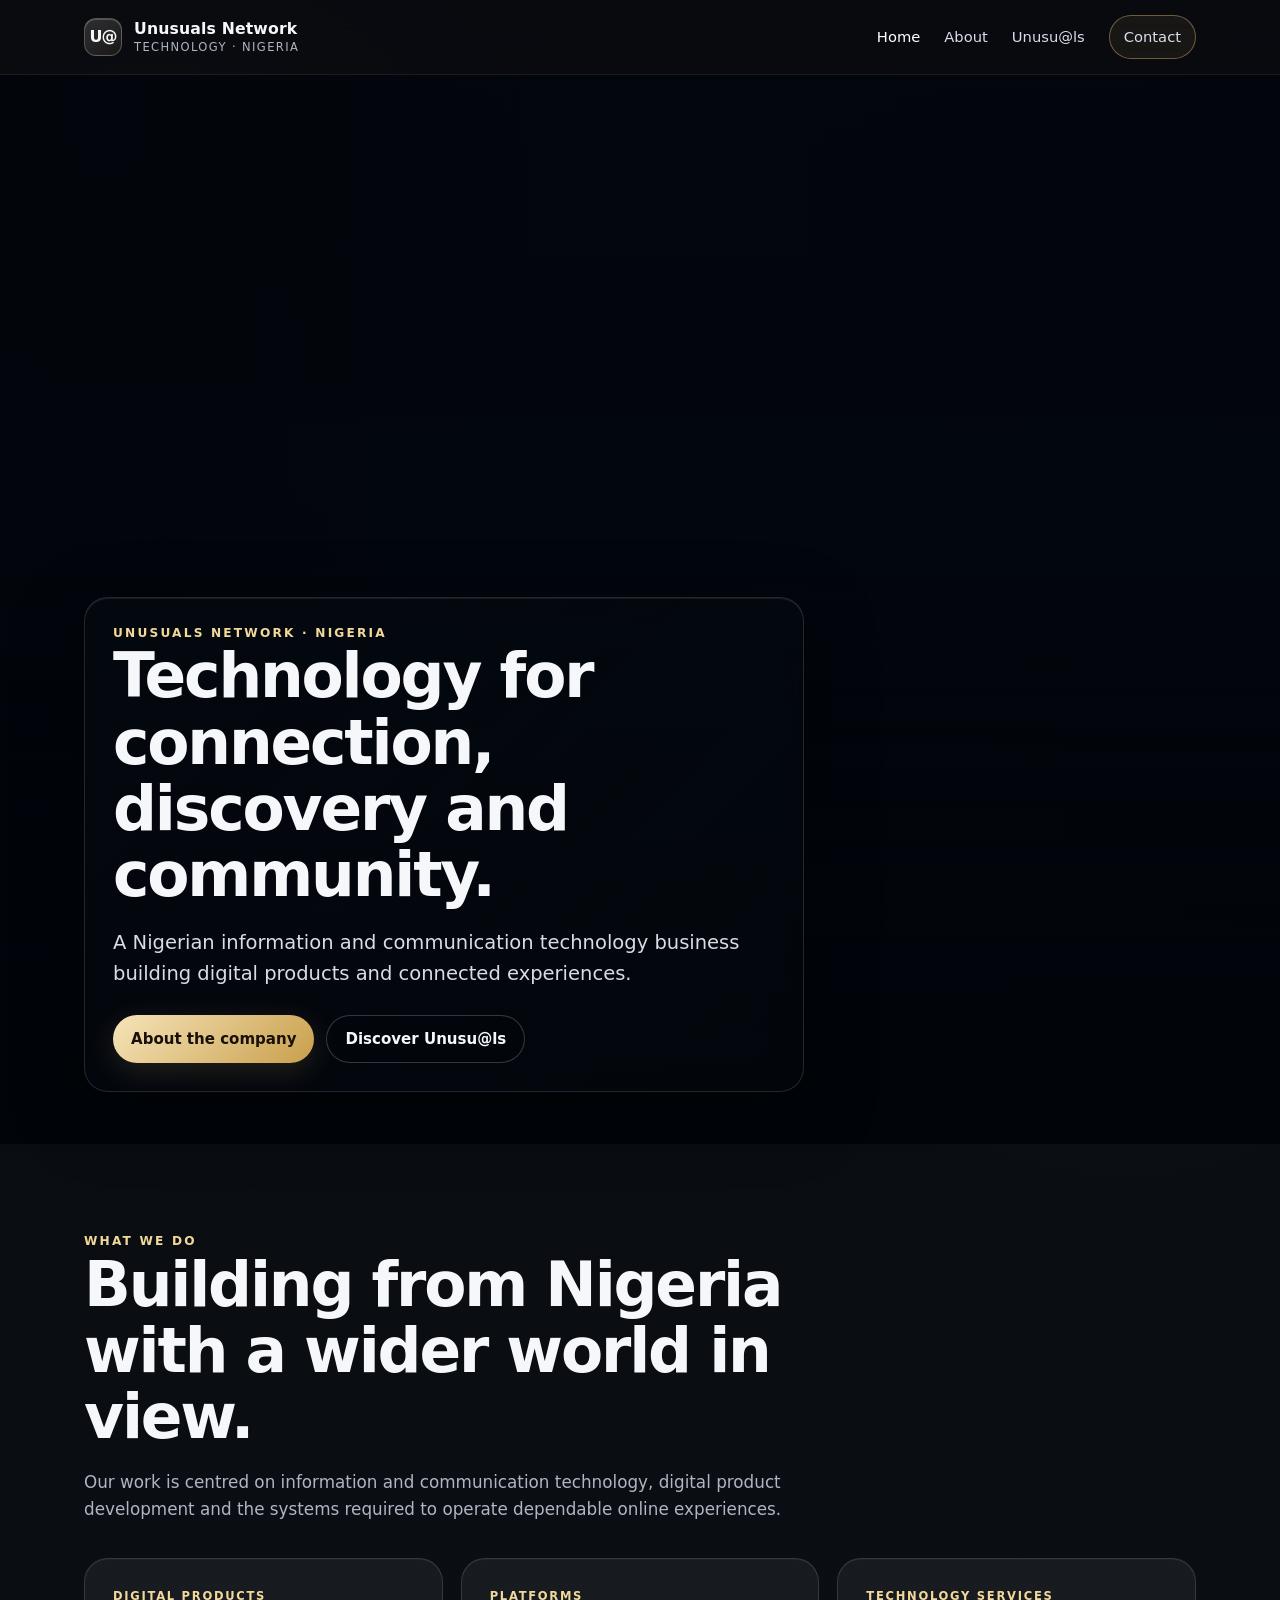
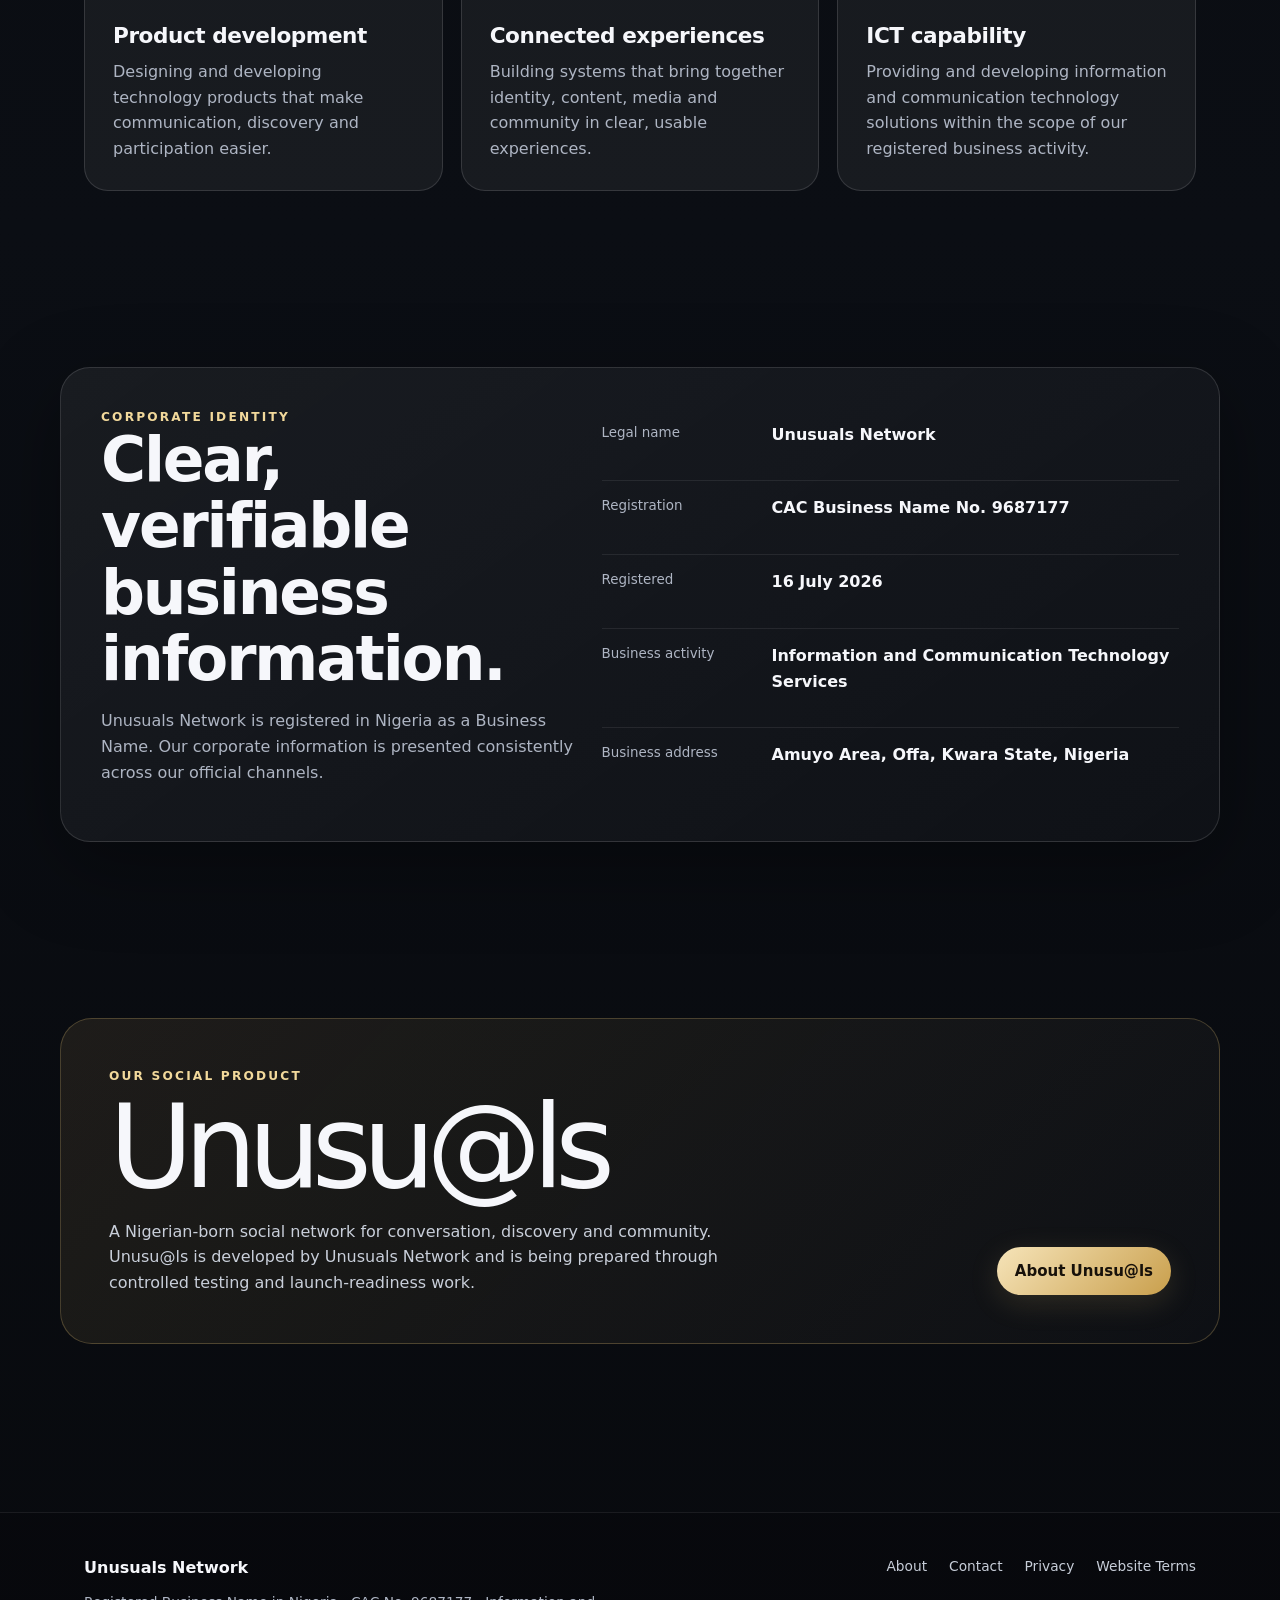
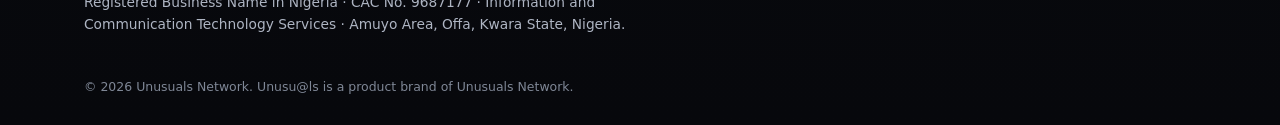
<file: index.html>
<!doctype html>
<html lang="en">
<head>
  <meta charset="utf-8">
  <meta name="viewport" content="width=device-width, initial-scale=1">
  <title>Unusuals Network — Information & Communication Technology</title>
  <meta name="description" content="Unusuals Network is a Nigerian information and communication technology business and the company behind Unusu@ls, a social networking platform for conversation, discovery and community.">
  <meta name="theme-color" content="#090b10">
  <meta property="og:image" content="https://www.unusuals.worldofchampionsnetwork.com.ng/assets/images/unusuals-network-hero.webp">
  <meta property="og:image:alt" content="Unusu@ls — Unusuals Network">
  <link rel="canonical" href="https://www.unusuals.worldofchampionsnetwork.com.ng/">
  <link rel="icon" href="/favicon.svg" type="image/svg+xml">
  <link rel="manifest" href="/assets/site.webmanifest">
  <link rel="preload" as="image" href="/assets/images/unusuals-network-hero.webp">
  <link rel="stylesheet" href="/assets/css/site.css">
  <script defer src="/assets/js/site.js"></script>
  <script type="application/ld+json">{"@context":"https://schema.org","@type":"Organization","name":"Unusuals Network","legalName":"Unusuals Network","url":"https://www.unusuals.worldofchampionsnetwork.com.ng/","email":"admin@unusuals.worldofchampionsnetwork.com.ng","foundingDate":"2026-07-16","identifier":"CAC Business Name Registration No. 9687177","address":{"@type":"PostalAddress","addressLocality":"Offa","addressRegion":"Kwara State","addressCountry":"NG","streetAddress":"Amuyo Area"}}</script>
</head>
<body>
<a class="skip-link" href="#main">Skip to content</a>
<header class="site-header">
  <nav class="nav-wrap" aria-label="Primary navigation">
    <a class="brand" href="/" aria-label="Unusuals Network home"><span class="brand-mark">U@</span><span class="brand-copy"><strong>Unusuals Network</strong><span>Technology · Nigeria</span></span></a>
    <button class="menu-toggle" aria-label="Open navigation" aria-expanded="false"><span></span><span></span><span></span></button>
    <div class="nav-links" data-open="false"><a aria-current="page" href="/">Home</a><a href="/about/">About</a><a href="/unusuals/">Unusu@ls</a><a class="nav-cta" href="/contact/">Contact</a></div>
  </nav>
</header>
<main id="main">
  <section class="hero hero-image" aria-labelledby="hero-title">
    <div class="hero-shade" aria-hidden="true"></div>
    <div class="container hero-image-inner">
      <div class="hero-copy-panel">
        <div class="eyebrow">Unusuals Network · Nigeria</div>
        <h1 id="hero-title">Technology for connection, discovery and community.</h1>
        <p class="lede">A Nigerian information and communication technology business building digital products and connected experiences.</p>
        <div class="hero-actions"><a class="btn btn-primary" href="/about/">About the company</a><a class="btn btn-secondary" href="/unusuals/">Discover Unusu@ls</a></div>
      </div>
    </div>
  </section>

  <section class="section">
    <div class="container">
      <div class="section-head"><div class="eyebrow">What we do</div><h2>Building from Nigeria with a wider world in view.</h2><p>Our work is centred on information and communication technology, digital product development and the systems required to operate dependable online experiences.</p></div>
      <div class="grid-3">
        <article class="card"><div class="kicker">Digital products</div><h3>Product development</h3><p>Designing and developing technology products that make communication, discovery and participation easier.</p></article>
        <article class="card"><div class="kicker">Platforms</div><h3>Connected experiences</h3><p>Building systems that bring together identity, content, media and community in clear, usable experiences.</p></article>
        <article class="card"><div class="kicker">Technology services</div><h3>ICT capability</h3><p>Providing and developing information and communication technology solutions within the scope of our registered business activity.</p></article>
      </div>
    </div>
  </section>

  <section class="section">
    <div class="container identity-panel">
      <div class="identity-copy"><div class="eyebrow">Corporate identity</div><h2>Clear, verifiable business information.</h2><p>Unusuals Network is registered in Nigeria as a Business Name. Our corporate information is presented consistently across our official channels.</p></div>
      <dl class="identity-list">
        <div class="identity-row"><dt>Legal name</dt><dd>Unusuals Network</dd></div>
        <div class="identity-row"><dt>Registration</dt><dd>CAC Business Name No. 9687177</dd></div>
        <div class="identity-row"><dt>Registered</dt><dd>16 July 2026</dd></div>
        <div class="identity-row"><dt>Business activity</dt><dd>Information and Communication Technology Services</dd></div>
        <div class="identity-row"><dt>Business address</dt><dd>Amuyo Area, Offa, Kwara State, Nigeria</dd></div>
      </dl>
    </div>
  </section>

  <section class="section">
    <div class="container product-banner">
      <div><div class="eyebrow">Our social product</div><div class="product-name">Unusu@ls</div><p>A Nigerian-born social network for conversation, discovery and community. Unusu@ls is developed by Unusuals Network and is being prepared through controlled testing and launch-readiness work.</p></div>
      <a class="btn btn-primary" href="/unusuals/">About Unusu@ls</a>
    </div>
  </section>
</main>
<footer class="site-footer">
  <div class="footer-grid"><div><div class="footer-title">Unusuals Network</div><div class="footer-meta">Registered Business Name in Nigeria · CAC No. 9687177 · Information and Communication Technology Services · Amuyo Area, Offa, Kwara State, Nigeria.</div></div><div class="footer-links"><a href="/about/">About</a><a href="/contact/">Contact</a><a href="/privacy/">Privacy</a><a href="/terms/">Website Terms</a></div></div>
  <div class="copyright">© 2026 Unusuals Network. Unusu@ls is a product brand of Unusuals Network.</div>
</footer>
</body>
</html>
</file>
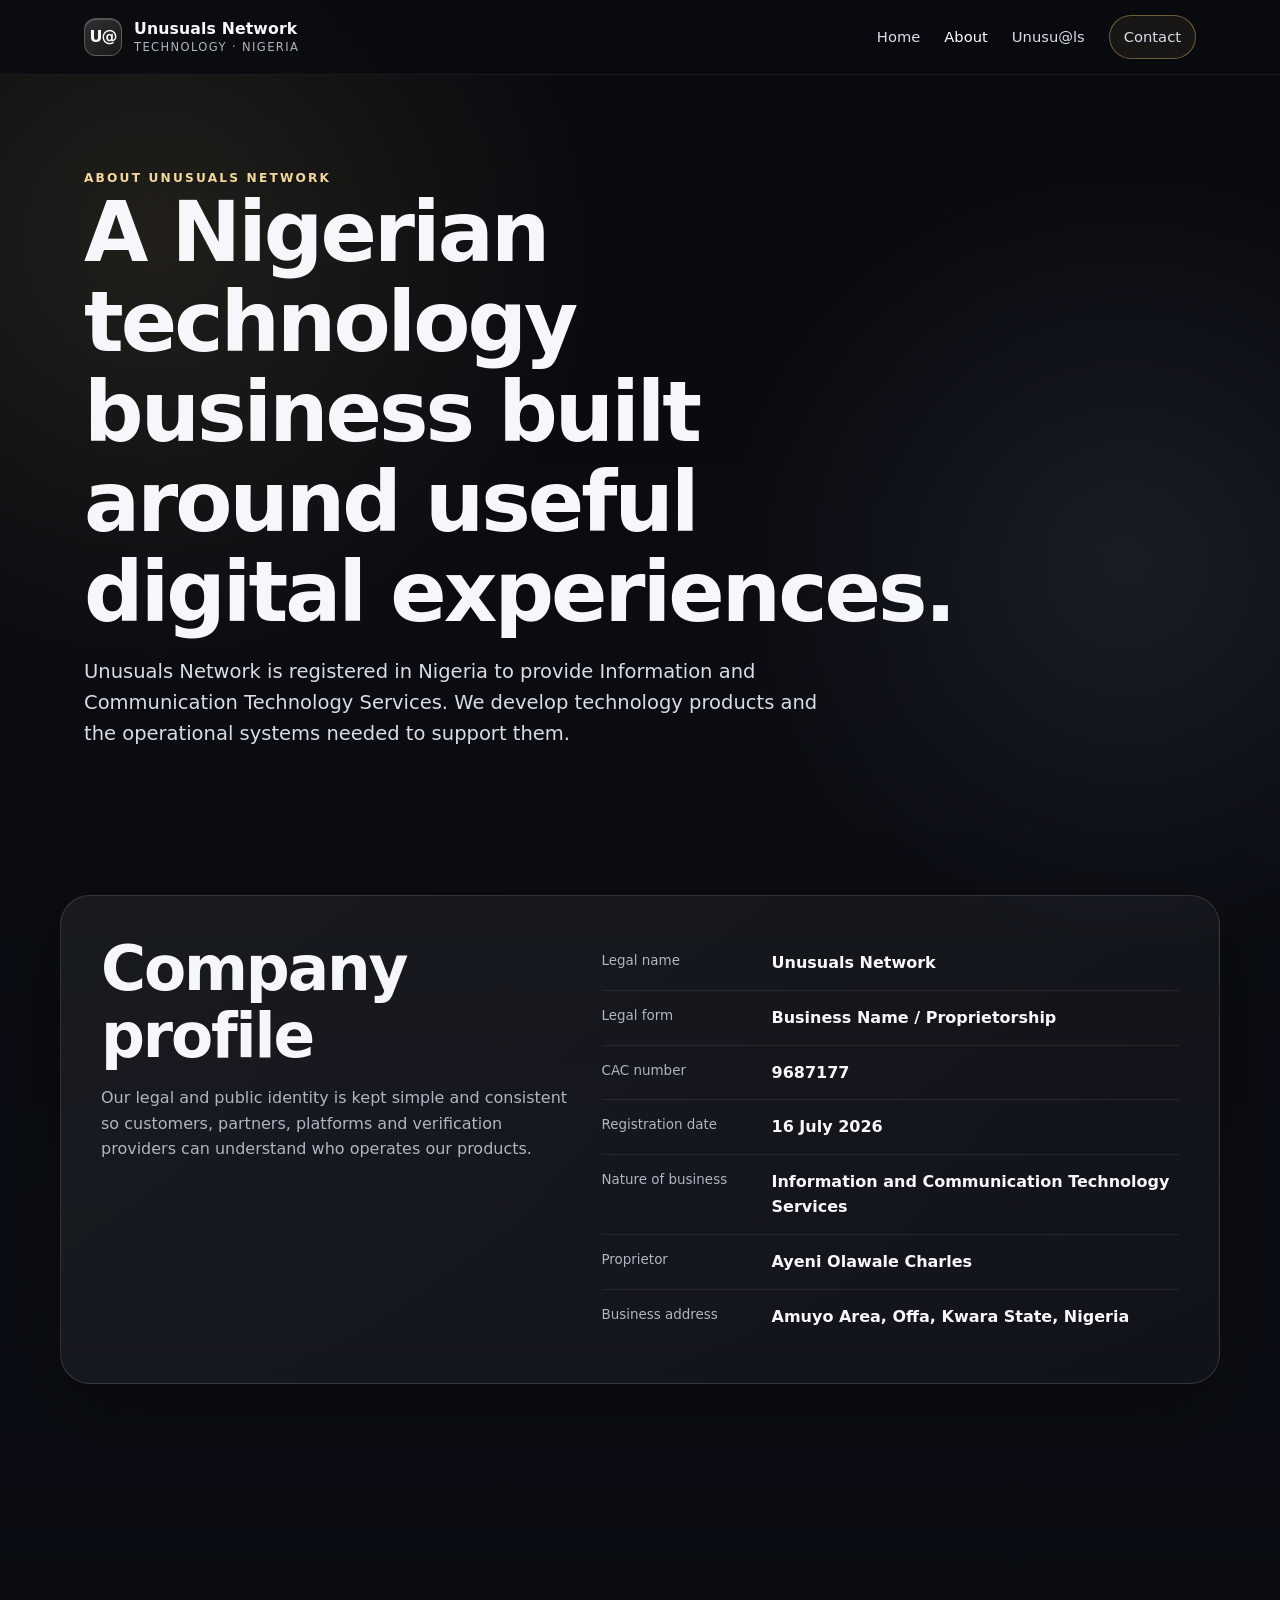
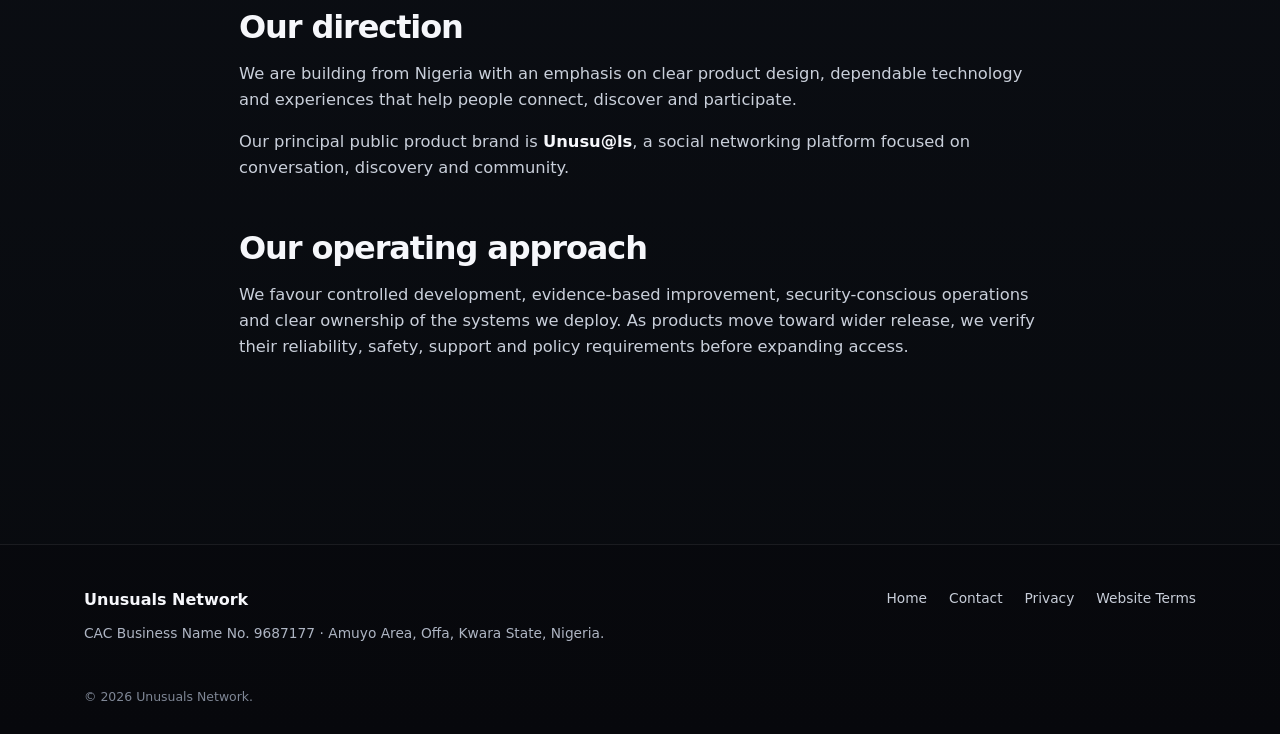
<file: about/index.html>
<!doctype html><html lang="en"><head><meta charset="utf-8"><meta name="viewport" content="width=device-width, initial-scale=1"><title>About — Unusuals Network</title><meta name="description" content="About Unusuals Network, a Nigerian information and communication technology business."><meta name="theme-color" content="#090b10"><link rel="canonical" href="https://www.unusuals.worldofchampionsnetwork.com.ng/about/"><link rel="icon" href="/favicon.svg" type="image/svg+xml"><link rel="stylesheet" href="/assets/css/site.css"><script defer src="/assets/js/site.js"></script></head><body>
<a class="skip-link" href="#main">Skip to content</a><header class="site-header"><nav class="nav-wrap" aria-label="Primary navigation"><a class="brand" href="/"><span class="brand-mark">U@</span><span class="brand-copy"><strong>Unusuals Network</strong><span>Technology · Nigeria</span></span></a><button class="menu-toggle" aria-label="Open navigation" aria-expanded="false"><span></span><span></span><span></span></button><div class="nav-links" data-open="false"><a href="/">Home</a><a aria-current="page" href="/about/">About</a><a href="/unusuals/">Unusu@ls</a><a class="nav-cta" href="/contact/">Contact</a></div></nav></header>
<main id="main"><section class="page-hero"><div class="container"><div class="eyebrow">About Unusuals Network</div><h1>A Nigerian technology business built around useful digital experiences.</h1><p class="lede">Unusuals Network is registered in Nigeria to provide Information and Communication Technology Services. We develop technology products and the operational systems needed to support them.</p></div></section>
<section class="section"><div class="container identity-panel"><div class="identity-copy"><h2>Company profile</h2><p>Our legal and public identity is kept simple and consistent so customers, partners, platforms and verification providers can understand who operates our products.</p></div><dl class="identity-list"><div class="identity-row"><dt>Legal name</dt><dd>Unusuals Network</dd></div><div class="identity-row"><dt>Legal form</dt><dd>Business Name / Proprietorship</dd></div><div class="identity-row"><dt>CAC number</dt><dd>9687177</dd></div><div class="identity-row"><dt>Registration date</dt><dd>16 July 2026</dd></div><div class="identity-row"><dt>Nature of business</dt><dd>Information and Communication Technology Services</dd></div><div class="identity-row"><dt>Proprietor</dt><dd>Ayeni Olawale Charles</dd></div><div class="identity-row"><dt>Business address</dt><dd>Amuyo Area, Offa, Kwara State, Nigeria</dd></div></dl></div></section>
<section class="section"><div class="container content-wrap prose"><h2>Our direction</h2><p>We are building from Nigeria with an emphasis on clear product design, dependable technology and experiences that help people connect, discover and participate.</p><p>Our principal public product brand is <strong>Unusu@ls</strong>, a social networking platform focused on conversation, discovery and community.</p><h2>Our operating approach</h2><p>We favour controlled development, evidence-based improvement, security-conscious operations and clear ownership of the systems we deploy. As products move toward wider release, we verify their reliability, safety, support and policy requirements before expanding access.</p></div></section></main>
<footer class="site-footer"><div class="footer-grid"><div><div class="footer-title">Unusuals Network</div><div class="footer-meta">CAC Business Name No. 9687177 · Amuyo Area, Offa, Kwara State, Nigeria.</div></div><div class="footer-links"><a href="/">Home</a><a href="/contact/">Contact</a><a href="/privacy/">Privacy</a><a href="/terms/">Website Terms</a></div></div><div class="copyright">© 2026 Unusuals Network.</div></footer></body></html>
</file>
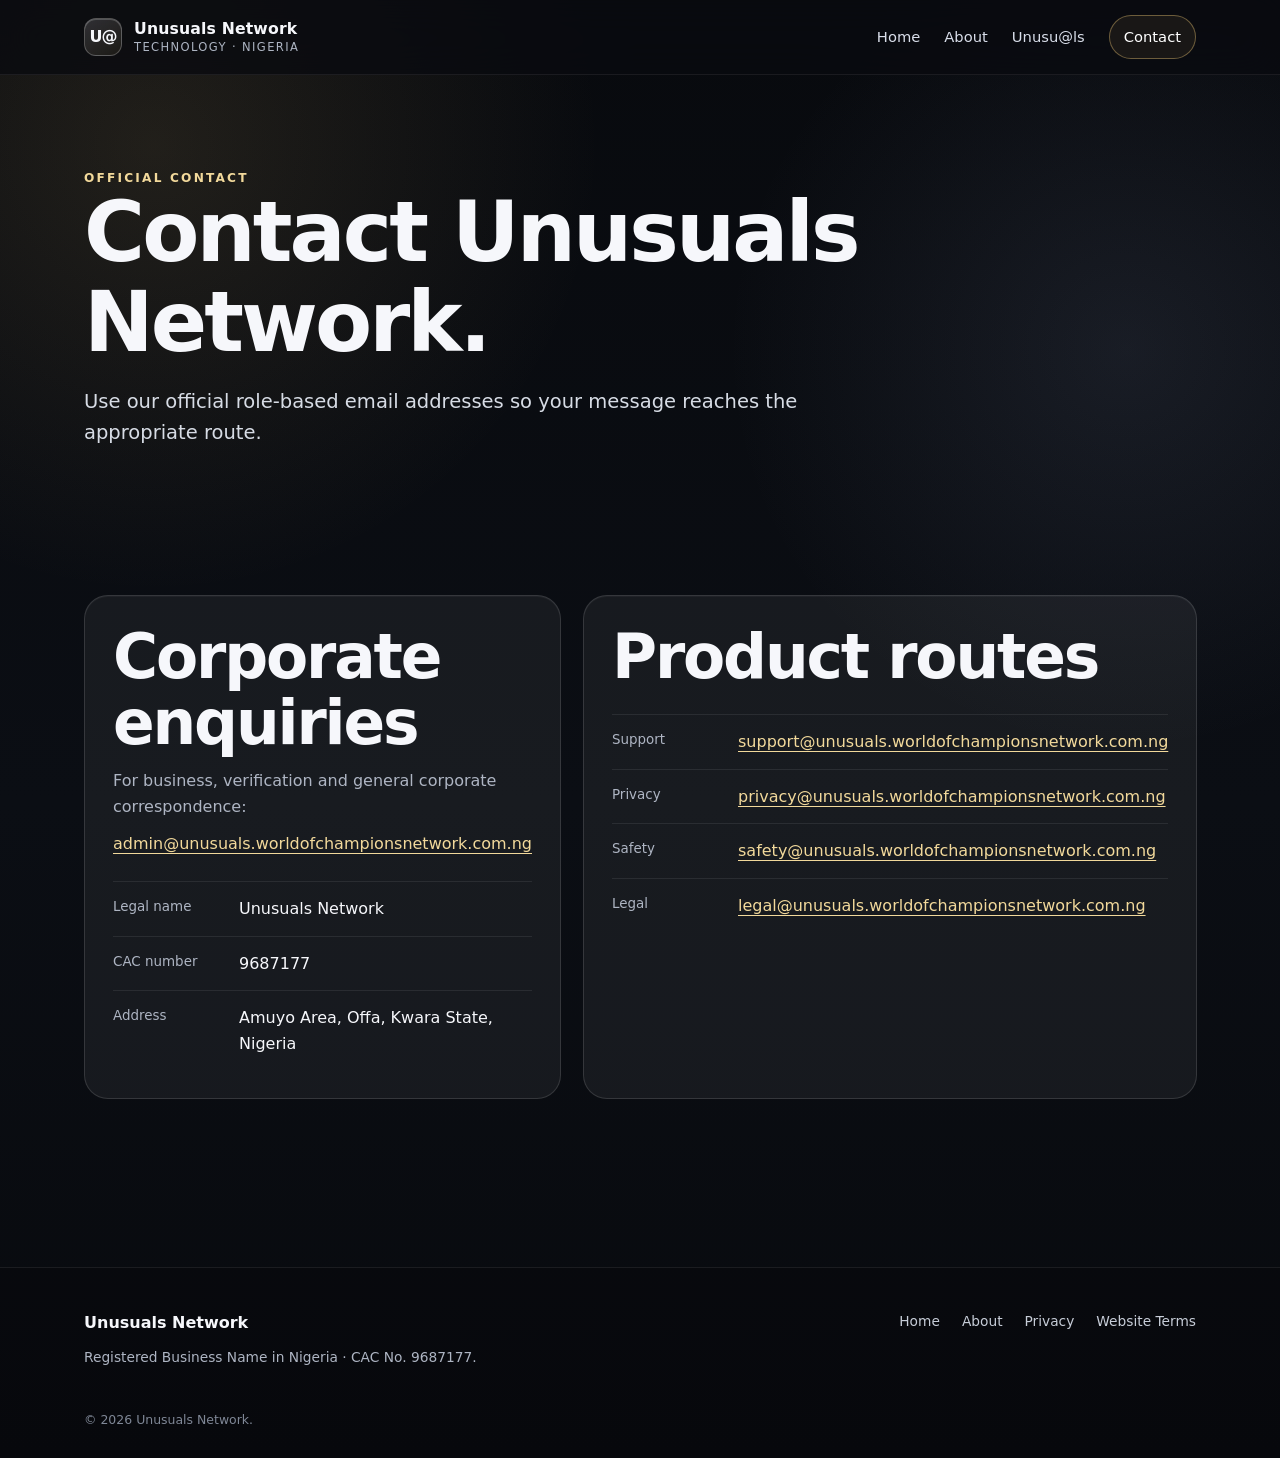
<file: contact/index.html>
<!doctype html><html lang="en"><head><meta charset="utf-8"><meta name="viewport" content="width=device-width, initial-scale=1"><title>Contact — Unusuals Network</title><meta name="description" content="Official contact information for Unusuals Network."><meta name="theme-color" content="#090b10"><link rel="canonical" href="https://www.unusuals.worldofchampionsnetwork.com.ng/contact/"><link rel="icon" href="/favicon.svg" type="image/svg+xml"><link rel="stylesheet" href="/assets/css/site.css"><script defer src="/assets/js/site.js"></script></head><body>
<a class="skip-link" href="#main">Skip to content</a><header class="site-header"><nav class="nav-wrap" aria-label="Primary navigation"><a class="brand" href="/"><span class="brand-mark">U@</span><span class="brand-copy"><strong>Unusuals Network</strong><span>Technology · Nigeria</span></span></a><button class="menu-toggle" aria-label="Open navigation" aria-expanded="false"><span></span><span></span><span></span></button><div class="nav-links" data-open="false"><a href="/">Home</a><a href="/about/">About</a><a href="/unusuals/">Unusu@ls</a><a aria-current="page" class="nav-cta" href="/contact/">Contact</a></div></nav></header>
<main id="main"><section class="page-hero"><div class="container"><div class="eyebrow">Official contact</div><h1>Contact Unusuals Network.</h1><p class="lede">Use our official role-based email addresses so your message reaches the appropriate route.</p></div></section>
<section class="section"><div class="container contact-grid"><article class="card contact-block"><h2>Corporate enquiries</h2><p>For business, verification and general corporate correspondence:</p><p><a href="mailto:admin@unusuals.worldofchampionsnetwork.com.ng">admin@unusuals.worldofchampionsnetwork.com.ng</a></p><ul class="contact-list"><li><span>Legal name</span><span>Unusuals Network</span></li><li><span>CAC number</span><span>9687177</span></li><li><span>Address</span><span>Amuyo Area, Offa, Kwara State, Nigeria</span></li></ul></article><article class="card contact-block"><h2>Product routes</h2><ul class="contact-list"><li><span>Support</span><span><a href="mailto:support@unusuals.worldofchampionsnetwork.com.ng">support@unusuals.worldofchampionsnetwork.com.ng</a></span></li><li><span>Privacy</span><span><a href="mailto:privacy@unusuals.worldofchampionsnetwork.com.ng">privacy@unusuals.worldofchampionsnetwork.com.ng</a></span></li><li><span>Safety</span><span><a href="mailto:safety@unusuals.worldofchampionsnetwork.com.ng">safety@unusuals.worldofchampionsnetwork.com.ng</a></span></li><li><span>Legal</span><span><a href="mailto:legal@unusuals.worldofchampionsnetwork.com.ng">legal@unusuals.worldofchampionsnetwork.com.ng</a></span></li></ul></article></div></section></main>
<footer class="site-footer"><div class="footer-grid"><div><div class="footer-title">Unusuals Network</div><div class="footer-meta">Registered Business Name in Nigeria · CAC No. 9687177.</div></div><div class="footer-links"><a href="/">Home</a><a href="/about/">About</a><a href="/privacy/">Privacy</a><a href="/terms/">Website Terms</a></div></div><div class="copyright">© 2026 Unusuals Network.</div></footer></body></html>
</file>
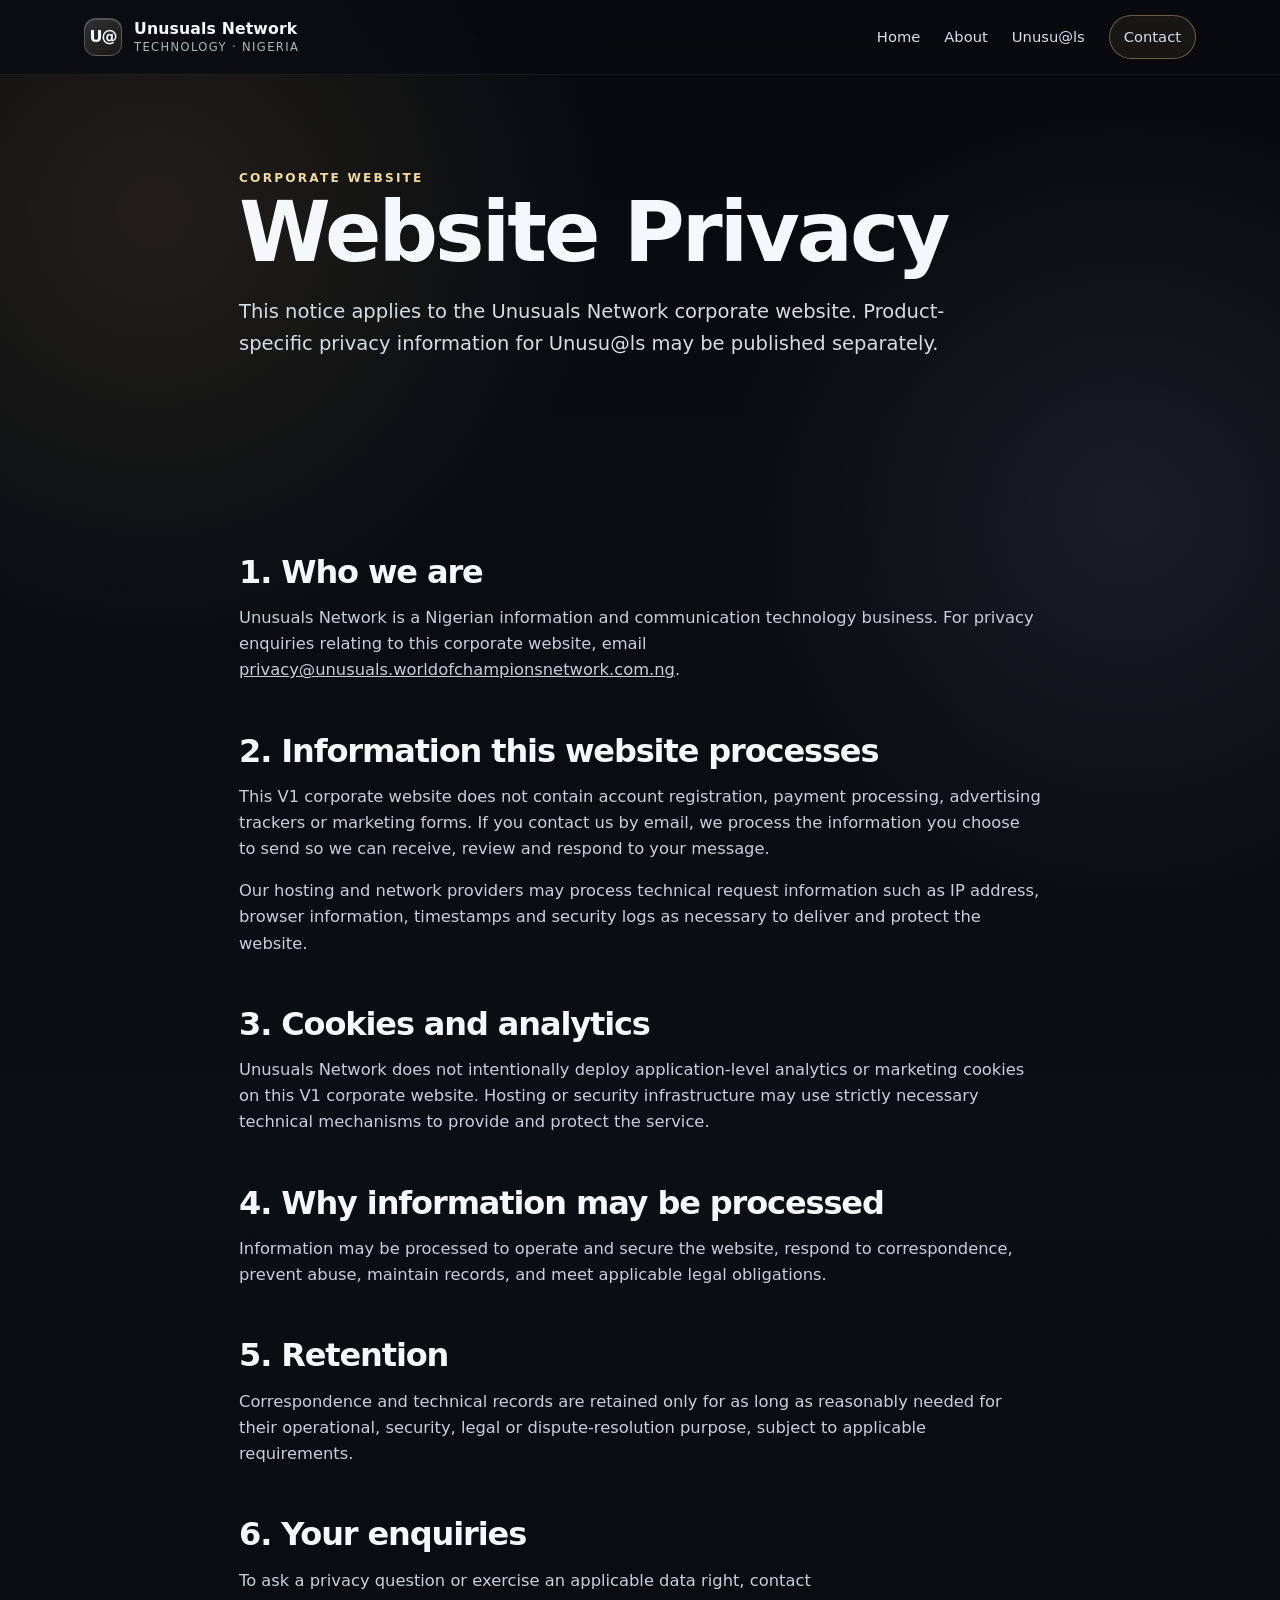
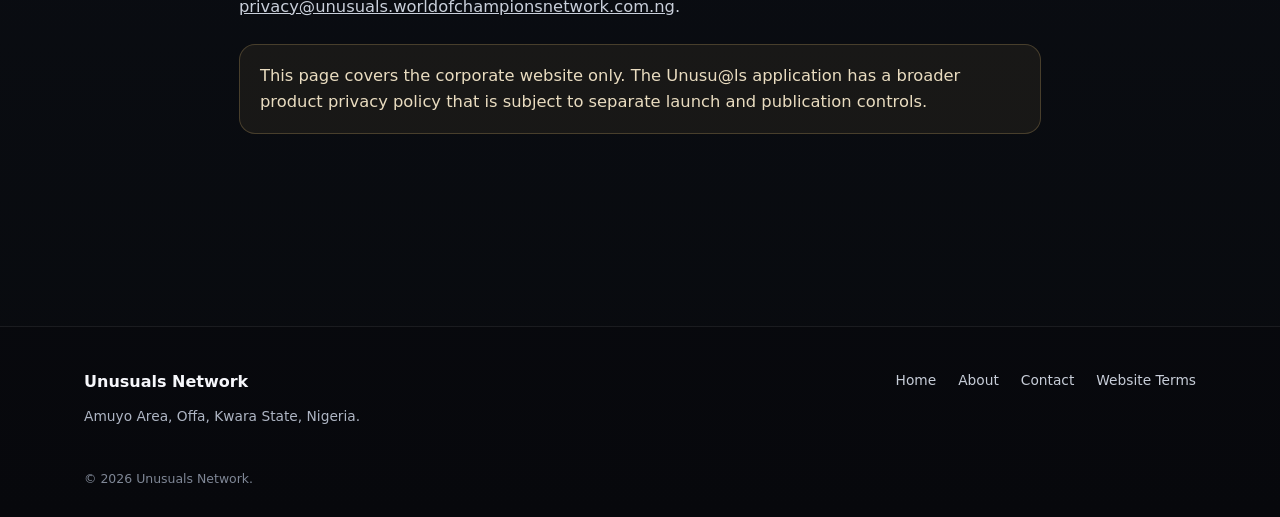
<file: privacy/index.html>
<!doctype html><html lang="en"><head><meta charset="utf-8"><meta name="viewport" content="width=device-width, initial-scale=1"><title>Website Privacy — Unusuals Network</title><meta name="description" content="Privacy information for the Unusuals Network corporate website."><meta name="theme-color" content="#090b10"><link rel="canonical" href="https://www.unusuals.worldofchampionsnetwork.com.ng/privacy/"><link rel="icon" href="/favicon.svg" type="image/svg+xml"><link rel="stylesheet" href="/assets/css/site.css"><script defer src="/assets/js/site.js"></script></head><body>
<a class="skip-link" href="#main">Skip to content</a><header class="site-header"><nav class="nav-wrap" aria-label="Primary navigation"><a class="brand" href="/"><span class="brand-mark">U@</span><span class="brand-copy"><strong>Unusuals Network</strong><span>Technology · Nigeria</span></span></a><button class="menu-toggle" aria-label="Open navigation" aria-expanded="false"><span></span><span></span><span></span></button><div class="nav-links" data-open="false"><a href="/">Home</a><a href="/about/">About</a><a href="/unusuals/">Unusu@ls</a><a class="nav-cta" href="/contact/">Contact</a></div></nav></header>
<main id="main"><section class="page-hero"><div class="container content-wrap"><div class="eyebrow">Corporate website</div><h1>Website Privacy</h1><p class="lede">This notice applies to the Unusuals Network corporate website. Product-specific privacy information for Unusu@ls may be published separately.</p></div></section><section class="section"><div class="container content-wrap prose"><h2>1. Who we are</h2><p>Unusuals Network is a Nigerian information and communication technology business. For privacy enquiries relating to this corporate website, email <a href="mailto:privacy@unusuals.worldofchampionsnetwork.com.ng">privacy@unusuals.worldofchampionsnetwork.com.ng</a>.</p><h2>2. Information this website processes</h2><p>This V1 corporate website does not contain account registration, payment processing, advertising trackers or marketing forms. If you contact us by email, we process the information you choose to send so we can receive, review and respond to your message.</p><p>Our hosting and network providers may process technical request information such as IP address, browser information, timestamps and security logs as necessary to deliver and protect the website.</p><h2>3. Cookies and analytics</h2><p>Unusuals Network does not intentionally deploy application-level analytics or marketing cookies on this V1 corporate website. Hosting or security infrastructure may use strictly necessary technical mechanisms to provide and protect the service.</p><h2>4. Why information may be processed</h2><p>Information may be processed to operate and secure the website, respond to correspondence, prevent abuse, maintain records, and meet applicable legal obligations.</p><h2>5. Retention</h2><p>Correspondence and technical records are retained only for as long as reasonably needed for their operational, security, legal or dispute-resolution purpose, subject to applicable requirements.</p><h2>6. Your enquiries</h2><p>To ask a privacy question or exercise an applicable data right, contact <a href="mailto:privacy@unusuals.worldofchampionsnetwork.com.ng">privacy@unusuals.worldofchampionsnetwork.com.ng</a>.</p><div class="notice">This page covers the corporate website only. The Unusu@ls application has a broader product privacy policy that is subject to separate launch and publication controls.</div></div></section></main>
<footer class="site-footer"><div class="footer-grid"><div><div class="footer-title">Unusuals Network</div><div class="footer-meta">Amuyo Area, Offa, Kwara State, Nigeria.</div></div><div class="footer-links"><a href="/">Home</a><a href="/about/">About</a><a href="/contact/">Contact</a><a href="/terms/">Website Terms</a></div></div><div class="copyright">© 2026 Unusuals Network.</div></footer></body></html>
</file>
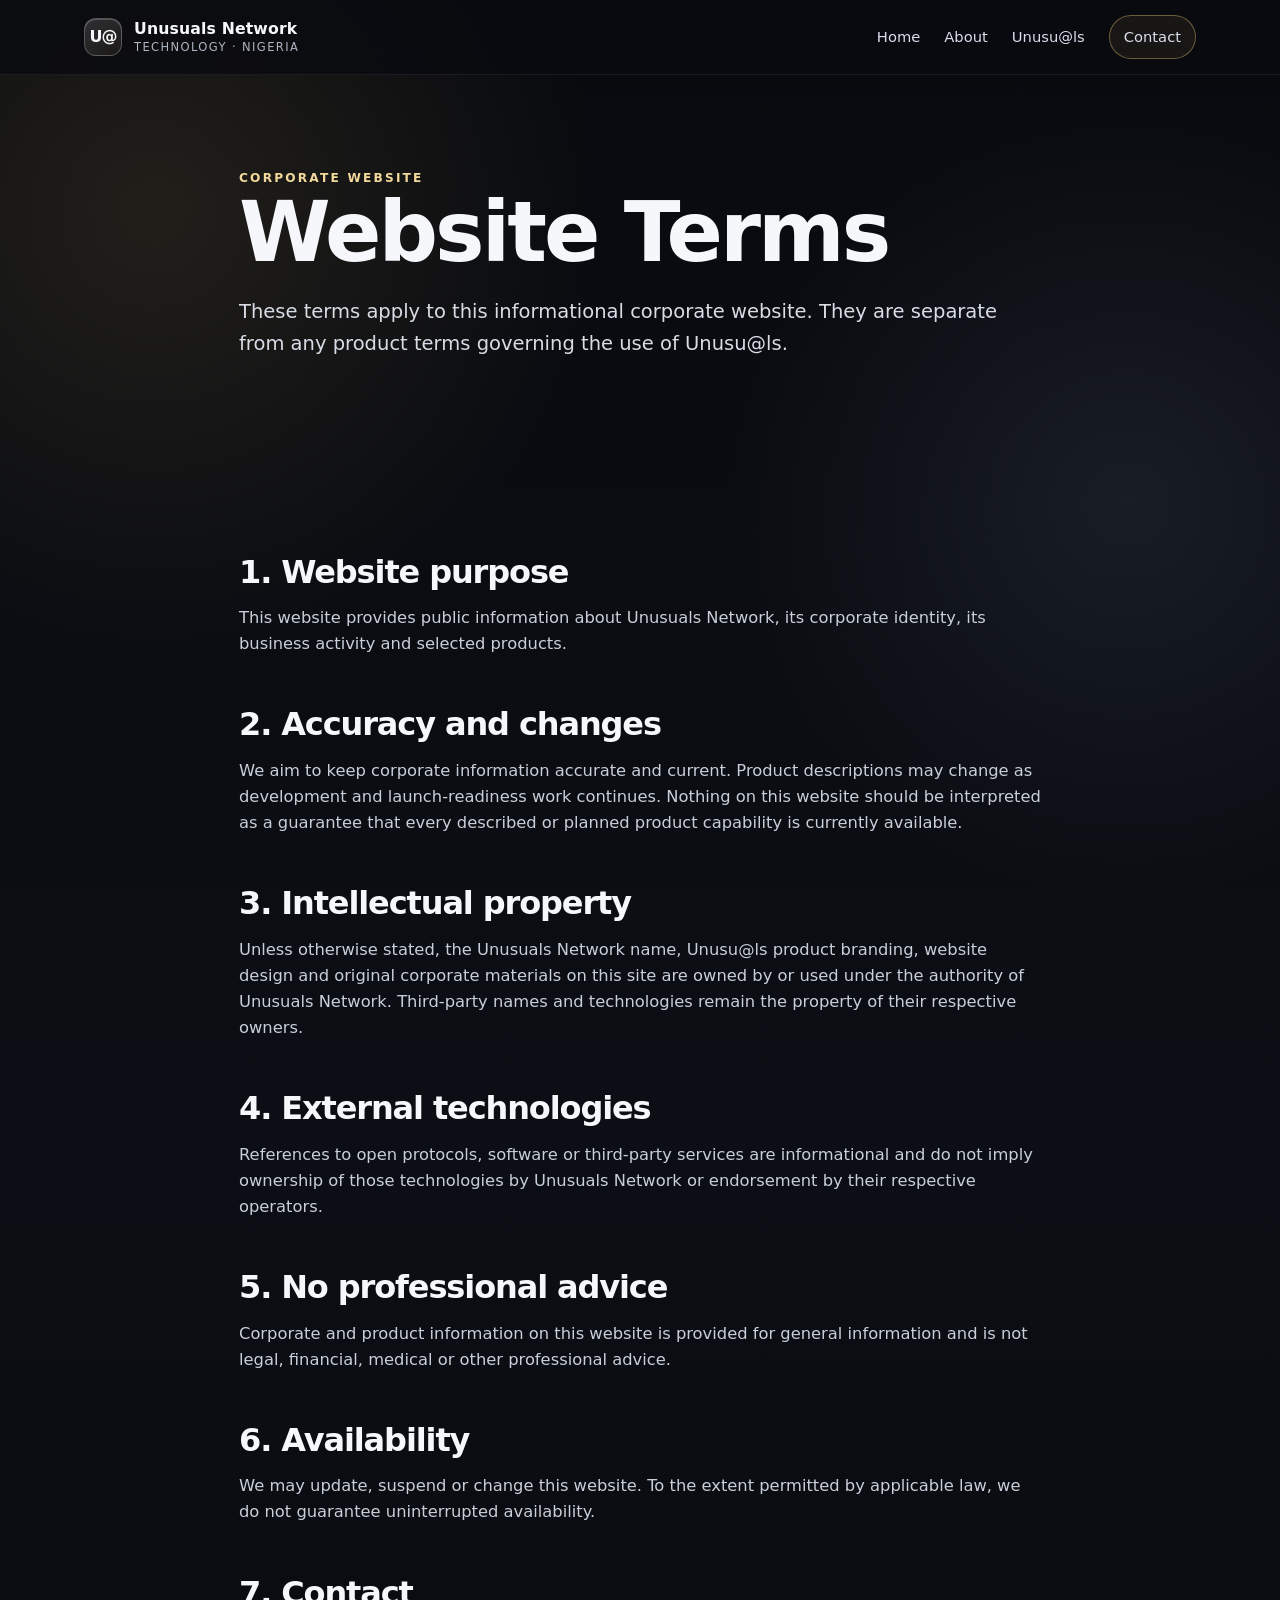
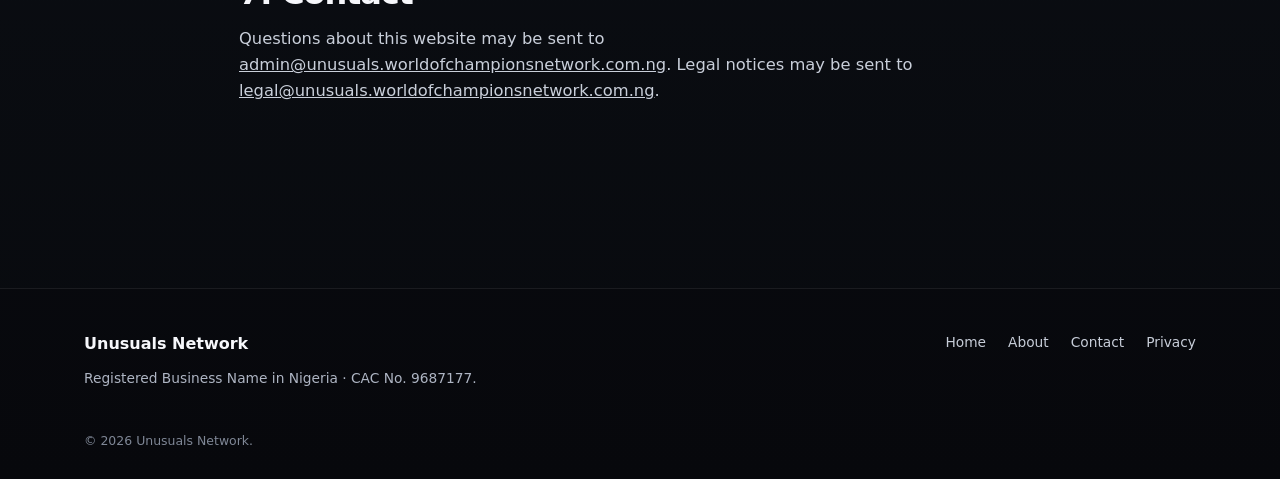
<file: terms/index.html>
<!doctype html><html lang="en"><head><meta charset="utf-8"><meta name="viewport" content="width=device-width, initial-scale=1"><title>Website Terms — Unusuals Network</title><meta name="description" content="Terms for use of the Unusuals Network corporate website."><meta name="theme-color" content="#090b10"><link rel="canonical" href="https://www.unusuals.worldofchampionsnetwork.com.ng/terms/"><link rel="icon" href="/favicon.svg" type="image/svg+xml"><link rel="stylesheet" href="/assets/css/site.css"><script defer src="/assets/js/site.js"></script></head><body>
<a class="skip-link" href="#main">Skip to content</a><header class="site-header"><nav class="nav-wrap" aria-label="Primary navigation"><a class="brand" href="/"><span class="brand-mark">U@</span><span class="brand-copy"><strong>Unusuals Network</strong><span>Technology · Nigeria</span></span></a><button class="menu-toggle" aria-label="Open navigation" aria-expanded="false"><span></span><span></span><span></span></button><div class="nav-links" data-open="false"><a href="/">Home</a><a href="/about/">About</a><a href="/unusuals/">Unusu@ls</a><a class="nav-cta" href="/contact/">Contact</a></div></nav></header>
<main id="main"><section class="page-hero"><div class="container content-wrap"><div class="eyebrow">Corporate website</div><h1>Website Terms</h1><p class="lede">These terms apply to this informational corporate website. They are separate from any product terms governing the use of Unusu@ls.</p></div></section><section class="section"><div class="container content-wrap prose"><h2>1. Website purpose</h2><p>This website provides public information about Unusuals Network, its corporate identity, its business activity and selected products.</p><h2>2. Accuracy and changes</h2><p>We aim to keep corporate information accurate and current. Product descriptions may change as development and launch-readiness work continues. Nothing on this website should be interpreted as a guarantee that every described or planned product capability is currently available.</p><h2>3. Intellectual property</h2><p>Unless otherwise stated, the Unusuals Network name, Unusu@ls product branding, website design and original corporate materials on this site are owned by or used under the authority of Unusuals Network. Third-party names and technologies remain the property of their respective owners.</p><h2>4. External technologies</h2><p>References to open protocols, software or third-party services are informational and do not imply ownership of those technologies by Unusuals Network or endorsement by their respective operators.</p><h2>5. No professional advice</h2><p>Corporate and product information on this website is provided for general information and is not legal, financial, medical or other professional advice.</p><h2>6. Availability</h2><p>We may update, suspend or change this website. To the extent permitted by applicable law, we do not guarantee uninterrupted availability.</p><h2>7. Contact</h2><p>Questions about this website may be sent to <a href="mailto:admin@unusuals.worldofchampionsnetwork.com.ng">admin@unusuals.worldofchampionsnetwork.com.ng</a>. Legal notices may be sent to <a href="mailto:legal@unusuals.worldofchampionsnetwork.com.ng">legal@unusuals.worldofchampionsnetwork.com.ng</a>.</p></div></section></main>
<footer class="site-footer"><div class="footer-grid"><div><div class="footer-title">Unusuals Network</div><div class="footer-meta">Registered Business Name in Nigeria · CAC No. 9687177.</div></div><div class="footer-links"><a href="/">Home</a><a href="/about/">About</a><a href="/contact/">Contact</a><a href="/privacy/">Privacy</a></div></div><div class="copyright">© 2026 Unusuals Network.</div></footer></body></html>
</file>
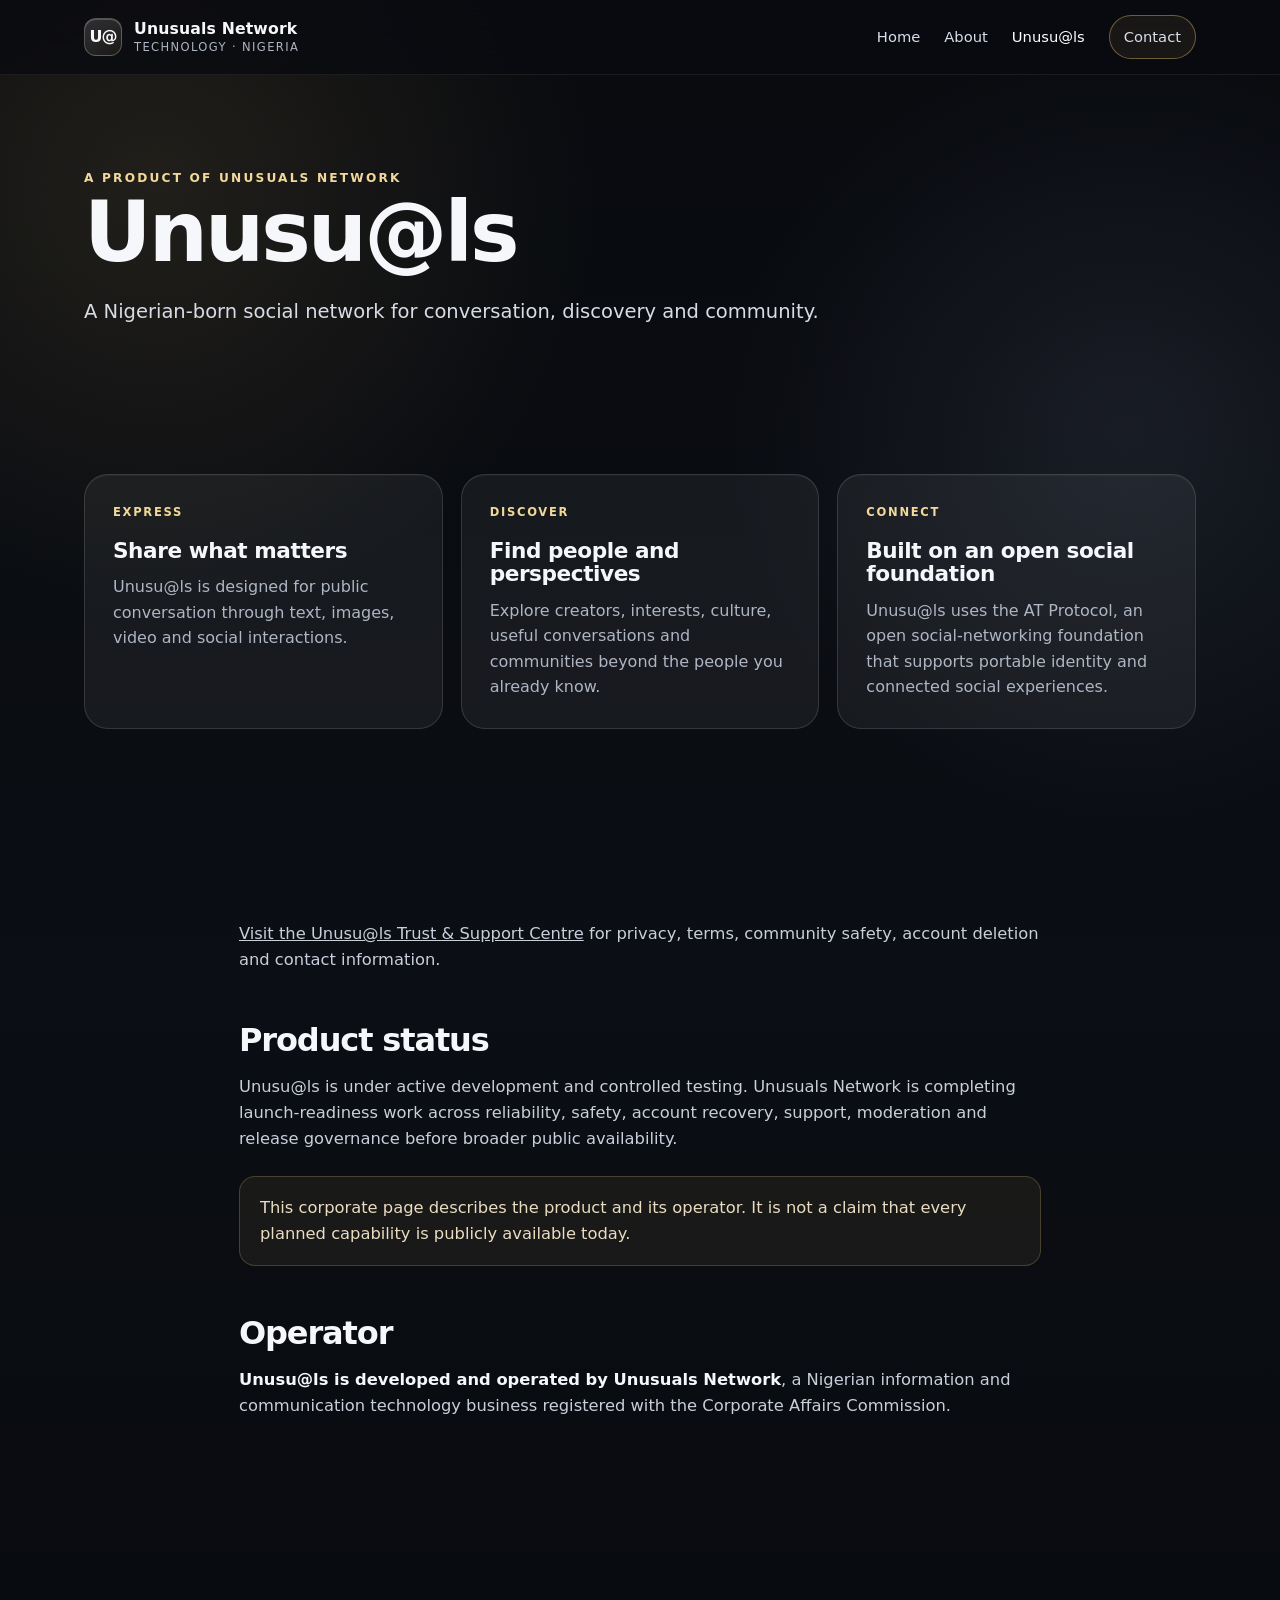
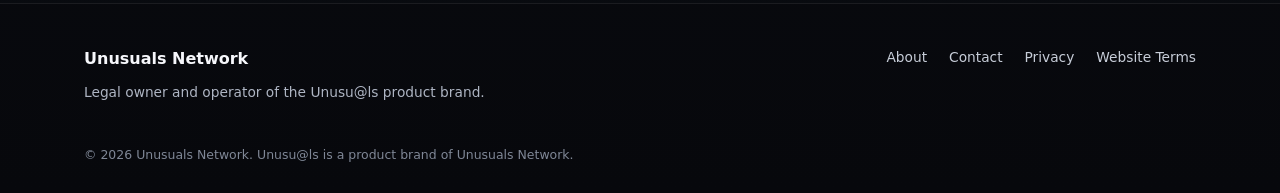
<file: unusuals/index.html>
<!doctype html><html lang="en"><head><meta charset="utf-8"><meta name="viewport" content="width=device-width, initial-scale=1"><title>Unusu@ls — A product of Unusuals Network</title><meta name="description" content="Unusu@ls is a Nigerian-born social network for conversation, discovery and community, developed by Unusuals Network."><meta name="theme-color" content="#090b10"><link rel="canonical" href="https://www.unusuals.worldofchampionsnetwork.com.ng/unusuals/"><link rel="icon" href="/favicon.svg" type="image/svg+xml"><link rel="stylesheet" href="/assets/css/site.css"><script defer src="/assets/js/site.js"></script></head><body>
<a class="skip-link" href="#main">Skip to content</a><header class="site-header"><nav class="nav-wrap" aria-label="Primary navigation"><a class="brand" href="/"><span class="brand-mark">U@</span><span class="brand-copy"><strong>Unusuals Network</strong><span>Technology · Nigeria</span></span></a><button class="menu-toggle" aria-label="Open navigation" aria-expanded="false"><span></span><span></span><span></span></button><div class="nav-links" data-open="false"><a href="/">Home</a><a href="/about/">About</a><a aria-current="page" href="/unusuals/">Unusu@ls</a><a class="nav-cta" href="/contact/">Contact</a></div></nav></header>
<main id="main"><section class="page-hero"><div class="container"><div class="eyebrow">A product of Unusuals Network</div><h1>Unusu@ls</h1><p class="lede">A Nigerian-born social network for conversation, discovery and community.</p></div></section>
<section class="section"><div class="container"><div class="grid-3"><article class="card"><div class="kicker">Express</div><h3>Share what matters</h3><p>Unusu@ls is designed for public conversation through text, images, video and social interactions.</p></article><article class="card"><div class="kicker">Discover</div><h3>Find people and perspectives</h3><p>Explore creators, interests, culture, useful conversations and communities beyond the people you already know.</p></article><article class="card"><div class="kicker">Connect</div><h3>Built on an open social foundation</h3><p>Unusu@ls uses the AT Protocol, an open social-networking foundation that supports portable identity and connected social experiences.</p></article></div></div></section>
<section class="section"><div class="container content-wrap prose"><p><a href="/unusuals/help/">Visit the Unusu@ls Trust &amp; Support Centre</a> for privacy, terms, community safety, account deletion and contact information.</p><h2>Product status</h2><p>Unusu@ls is under active development and controlled testing. Unusuals Network is completing launch-readiness work across reliability, safety, account recovery, support, moderation and release governance before broader public availability.</p><div class="notice">This corporate page describes the product and its operator. It is not a claim that every planned capability is publicly available today.</div><h2>Operator</h2><p><strong>Unusu@ls is developed and operated by Unusuals Network</strong>, a Nigerian information and communication technology business registered with the Corporate Affairs Commission.</p></div></section></main>
<footer class="site-footer"><div class="footer-grid"><div><div class="footer-title">Unusuals Network</div><div class="footer-meta">Legal owner and operator of the Unusu@ls product brand.</div></div><div class="footer-links"><a href="/about/">About</a><a href="/contact/">Contact</a><a href="/privacy/">Privacy</a><a href="/terms/">Website Terms</a></div></div><div class="copyright">© 2026 Unusuals Network. Unusu@ls is a product brand of Unusuals Network.</div></footer></body></html>
</file>
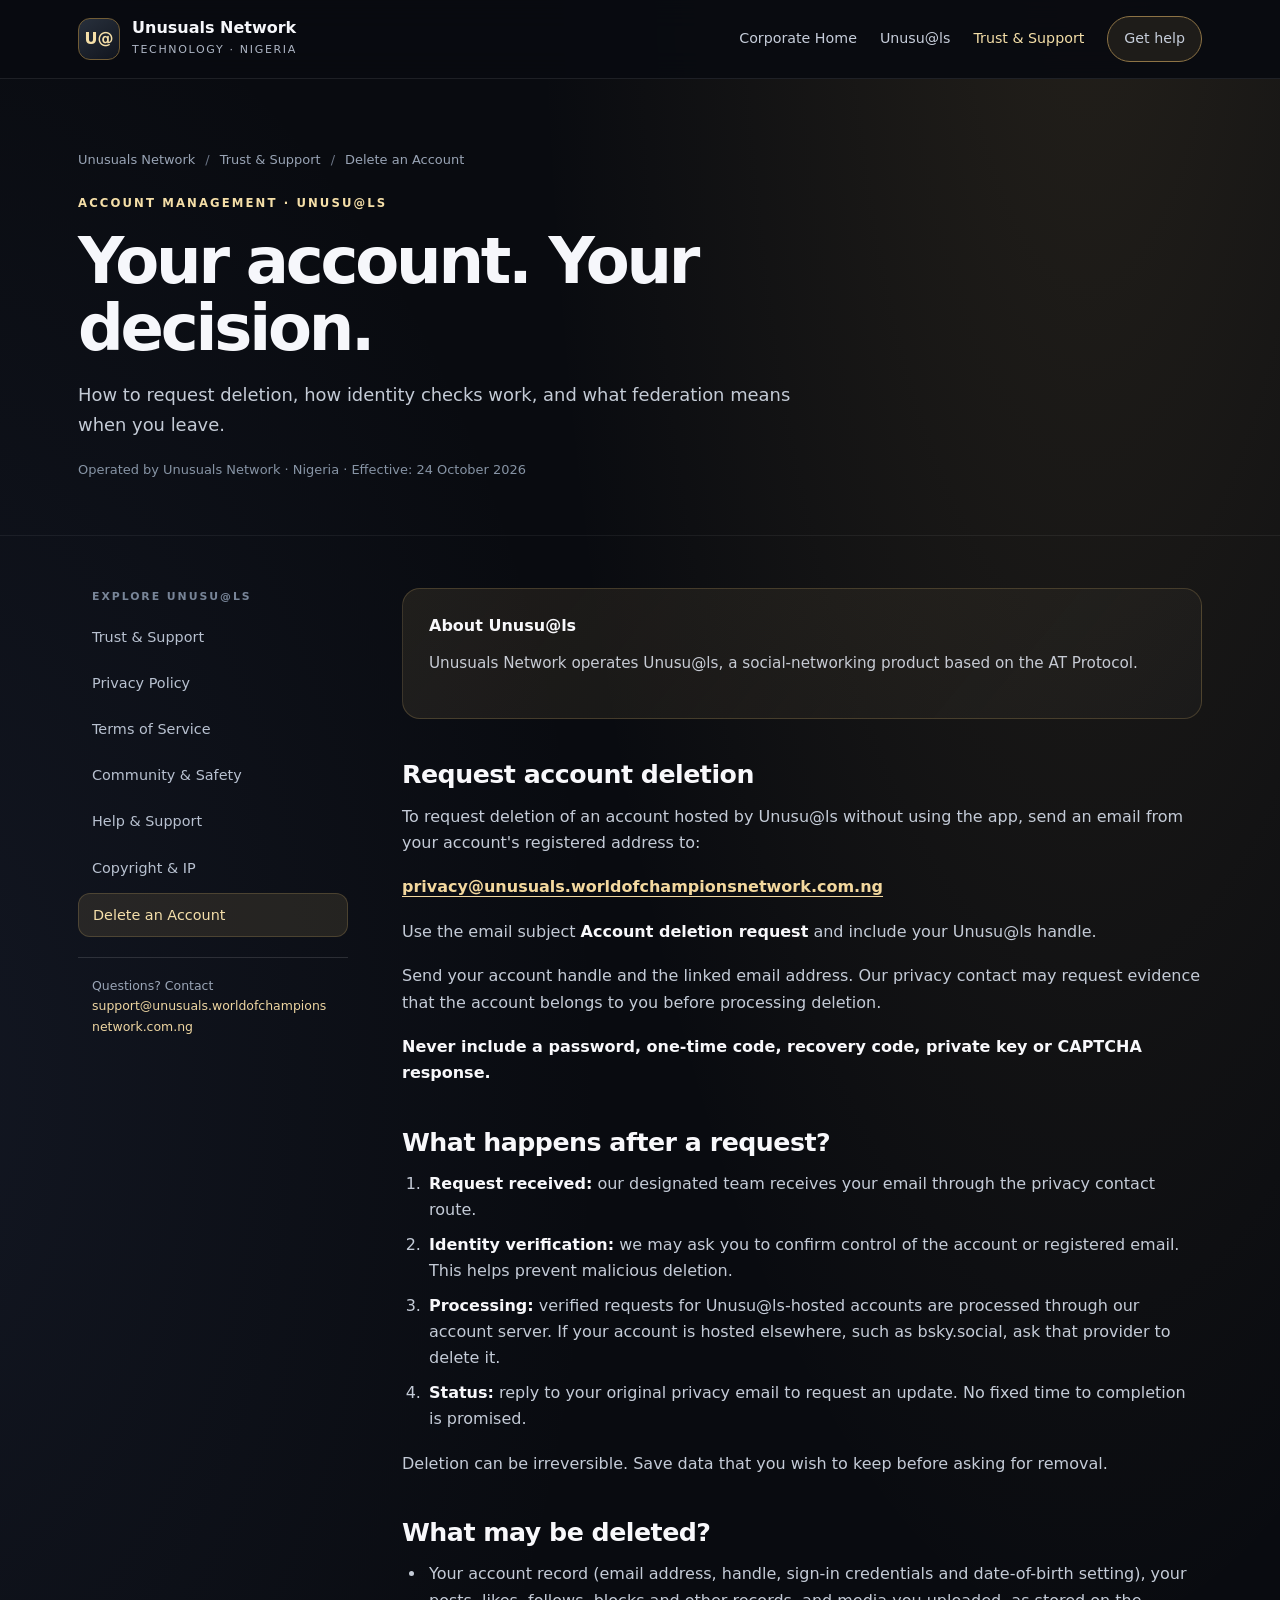
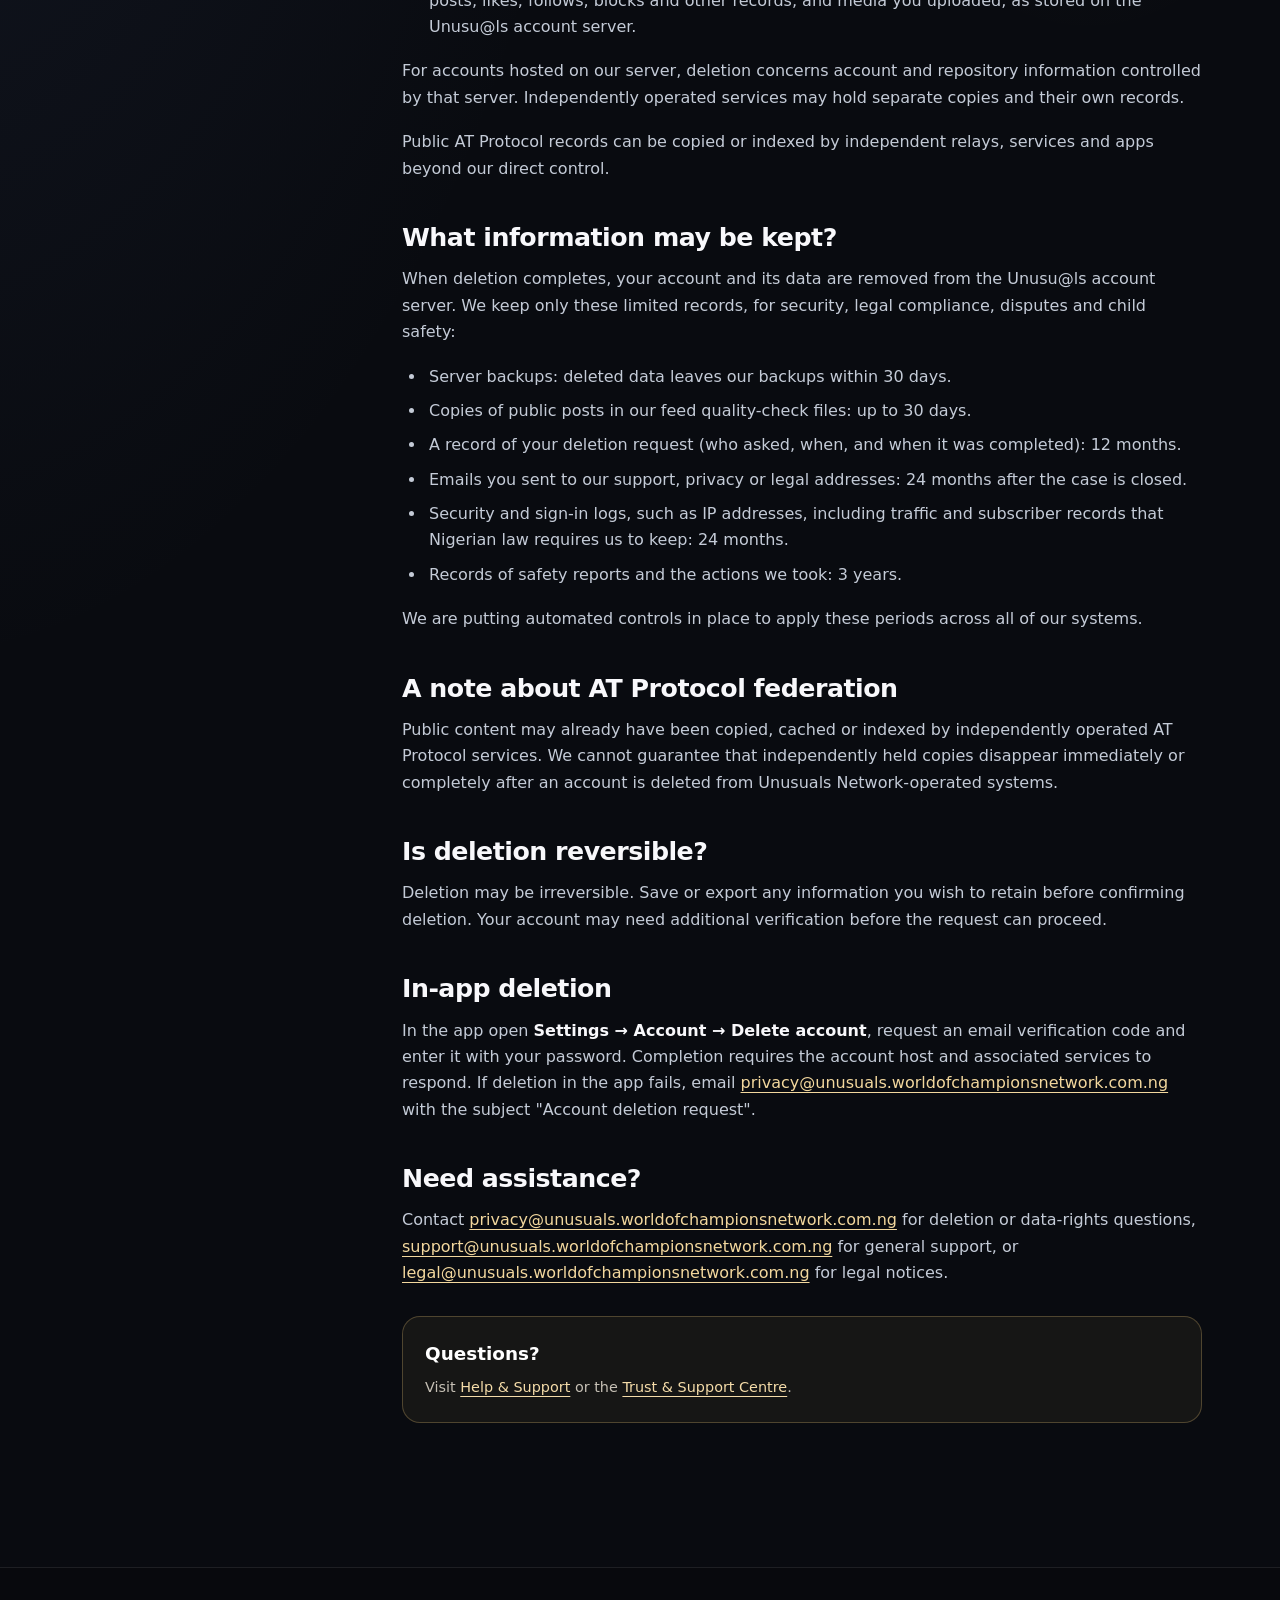
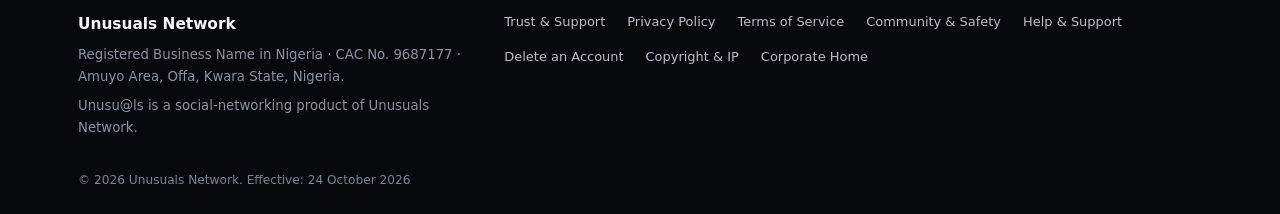
<file: unusuals/account-deletion/index.html>
<!DOCTYPE html>
<html lang="en"><head><meta charset="utf-8"/><meta content="width=device-width,initial-scale=1" name="viewport"/><meta content="#090b10" name="theme-color"/><title>Delete an Account — Unusu@ls</title><link rel="canonical" href="https://www.unusuals.worldofchampionsnetwork.com.ng/unusuals/account-deletion/"/><meta content="How to request deletion, how identity checks work, and what federation means when you leave." name="description"/><link href="../../assets/css/app-policy.css" rel="stylesheet"/><script defer="" src="../../assets/js/app-policy.js"></script></head><body><a class="skip-link" href="#main">Skip to content</a>
<header class="site-header"><nav aria-label="Primary navigation" class="container nav-wrap"><a class="brand" href="https://www.unusuals.worldofchampionsnetwork.com.ng/"><span aria-hidden="true" class="brand-mark">U@</span><span class="brand-text"><strong>Unusuals Network</strong><span>Technology · Nigeria</span></span></a><button aria-expanded="false" aria-label="Toggle navigation" class="menu-toggle"><span></span><span></span><span></span></button><div class="nav-links" data-open="false"><a href="https://www.unusuals.worldofchampionsnetwork.com.ng/">Corporate Home</a><a href="https://www.unusuals.worldofchampionsnetwork.com.ng/unusuals/">Unusu@ls</a><a aria-current="page" href="../help/">Trust &amp; Support</a><a class="nav-cta" href="../support/">Get help</a></div></nav></header>
<main id="main"><section class="hero hero-small"><div class="container"><div class="breadcrumb"><a href="https://www.unusuals.worldofchampionsnetwork.com.ng/">Unusuals Network</a><span>/</span><a href="../help/">Trust &amp; Support</a><span>/</span>Delete an Account</div><div class="eyebrow">Account management · Unusu@ls</div><h1>Your account. Your decision.</h1><p>How to request deletion, how identity checks work, and what federation means when you leave.</p><div class="meta">Operated by Unusuals Network · Nigeria · Effective: 24 October 2026</div></div></section>
<section class="container layout"><aside aria-label="Policy navigation" class="sidebar"><div class="side-label">Explore Unusu@ls</div><ul class="side-list"><li><a href="../help/">Trust &amp; Support</a></li><li><a href="../privacy/">Privacy Policy</a></li><li><a href="../terms/">Terms of Service</a></li><li><a href="../safety/">Community &amp; Safety</a></li><li><a href="../support/">Help &amp; Support</a></li><li><a href="../copyright/">Copyright &amp; IP</a></li><li><a aria-current="page" href="../account-deletion/">Delete an Account</a></li></ul><div class="sidebar-contact">Questions? Contact <a href="mailto:support@unusuals.worldofchampionsnetwork.com.ng">support@unusuals.worldofchampionsnetwork.com.ng</a></div></aside><article class="content"><div class="prose"><div class="lede-panel"><strong>About Unusu@ls</strong><p>Unusuals Network operates Unusu@ls, a social-networking product based on the AT Protocol.</p></div><h2>Request account deletion</h2>
<p>To request deletion of an account hosted by Unusu@ls without using the app, send an email from your account's registered address to:</p>
<p><strong><a href="mailto:privacy@unusuals.worldofchampionsnetwork.com.ng?subject=Account%20deletion%20request">privacy@unusuals.worldofchampionsnetwork.com.ng</a></strong></p>
<p>Use the email subject <strong>Account deletion request</strong> and include your Unusu@ls handle.</p>
<p>Send your account handle and the linked email address. Our privacy contact may request evidence that the account belongs to you before processing deletion.</p>
<p><strong>Never include a password, one-time code, recovery code, private key or CAPTCHA response.</strong></p>
<h2>What happens after a request?</h2>
<ol>
<li><strong>Request received:</strong> our designated team receives your email through the privacy contact route.</li>
<li><strong>Identity verification:</strong> we may ask you to confirm control of the account or registered email. This helps prevent malicious deletion.</li>
<li><strong>Processing:</strong> verified requests for Unusu@ls-hosted accounts are processed through our account server. If your account is hosted elsewhere, such as bsky.social, ask that provider to delete it.</li>
<li><strong>Status:</strong> reply to your original privacy email to request an update. No fixed time to completion is promised.</li>
</ol>
<p>Deletion can be irreversible. Save data that you wish to keep before asking for removal.</p>
<h2>What may be deleted?</h2>
<ul><li>Your account record (email address, handle, sign-in credentials and date-of-birth setting), your posts, likes, follows, blocks and other records, and media you uploaded, as stored on the Unusu@ls account server.</li></ul>
<p>For accounts hosted on our server, deletion concerns account and repository information controlled by that server. Independently operated services may hold separate copies and their own records.</p>
<p>Public AT Protocol records can be copied or indexed by independent relays, services and apps beyond our direct control.</p>
<h2>What information may be kept?</h2>
<p>When deletion completes, your account and its data are removed from the Unusu@ls account server. We keep only these limited records, for security, legal compliance, disputes and child safety:</p>
<ul><li>Server backups: deleted data leaves our backups within 30 days.</li><li>Copies of public posts in our feed quality-check files: up to 30 days.</li><li>A record of your deletion request (who asked, when, and when it was completed): 12 months.</li><li>Emails you sent to our support, privacy or legal addresses: 24 months after the case is closed.</li><li>Security and sign-in logs, such as IP addresses, including traffic and subscriber records that Nigerian law requires us to keep: 24 months.</li><li>Records of safety reports and the actions we took: 3 years.</li></ul><p>We are putting automated controls in place to apply these periods across all of our systems.</p>
<h2>A note about AT Protocol federation</h2>
<p>Public content may already have been copied, cached or indexed by independently operated AT Protocol services. We cannot guarantee that independently held copies disappear immediately or completely after an account is deleted from Unusuals Network-operated systems.</p>
<h2>Is deletion reversible?</h2>
<p>Deletion may be irreversible. Save or export any information you wish to retain before confirming deletion. Your account may need additional verification before the request can proceed.</p>
<h2>In-app deletion</h2>
<p>In the app open <strong>Settings → Account → Delete account</strong>, request an email verification code and enter it with your password. Completion requires the account host and associated services to respond. If deletion in the app fails, email <a href="mailto:privacy@unusuals.worldofchampionsnetwork.com.ng?subject=Account%20deletion%20request">privacy@unusuals.worldofchampionsnetwork.com.ng</a> with the subject &quot;Account deletion request&quot;.</p>
<h2>Need assistance?</h2>
<p>Contact <a href="mailto:privacy@unusuals.worldofchampionsnetwork.com.ng">privacy@unusuals.worldofchampionsnetwork.com.ng</a> for deletion or data-rights questions, <a href="mailto:support@unusuals.worldofchampionsnetwork.com.ng">support@unusuals.worldofchampionsnetwork.com.ng</a> for general support, or <a href="mailto:legal@unusuals.worldofchampionsnetwork.com.ng">legal@unusuals.worldofchampionsnetwork.com.ng</a> for legal notices.</p>
<div class="approval-panel"><h3>Questions?</h3><p>Visit <a href="../support/">Help &amp; Support</a> or the <a href="../help/">Trust &amp; Support Centre</a>.</p></div></div></article></section></main><footer class="site-footer"><div class="container footer-inner"><div><strong>Unusuals Network</strong><p>Registered Business Name in Nigeria · CAC No. 9687177 · Amuyo Area, Offa, Kwara State, Nigeria.</p><p>Unusu@ls is a social-networking product of Unusuals Network.</p></div><nav aria-label="Footer navigation" class="footer-links"><a href="../help/">Trust &amp; Support</a><a href="../privacy/">Privacy Policy</a><a href="../terms/">Terms of Service</a><a href="../safety/">Community &amp; Safety</a><a href="../support/">Help &amp; Support</a><a href="../account-deletion/">Delete an Account</a><a href="../copyright/">Copyright &amp; IP</a><a href="https://www.unusuals.worldofchampionsnetwork.com.ng/">Corporate Home</a></nav></div><div class="container footer-copy">© 2026 Unusuals Network. Effective: 24 October 2026</div></footer></body></html>
</file>
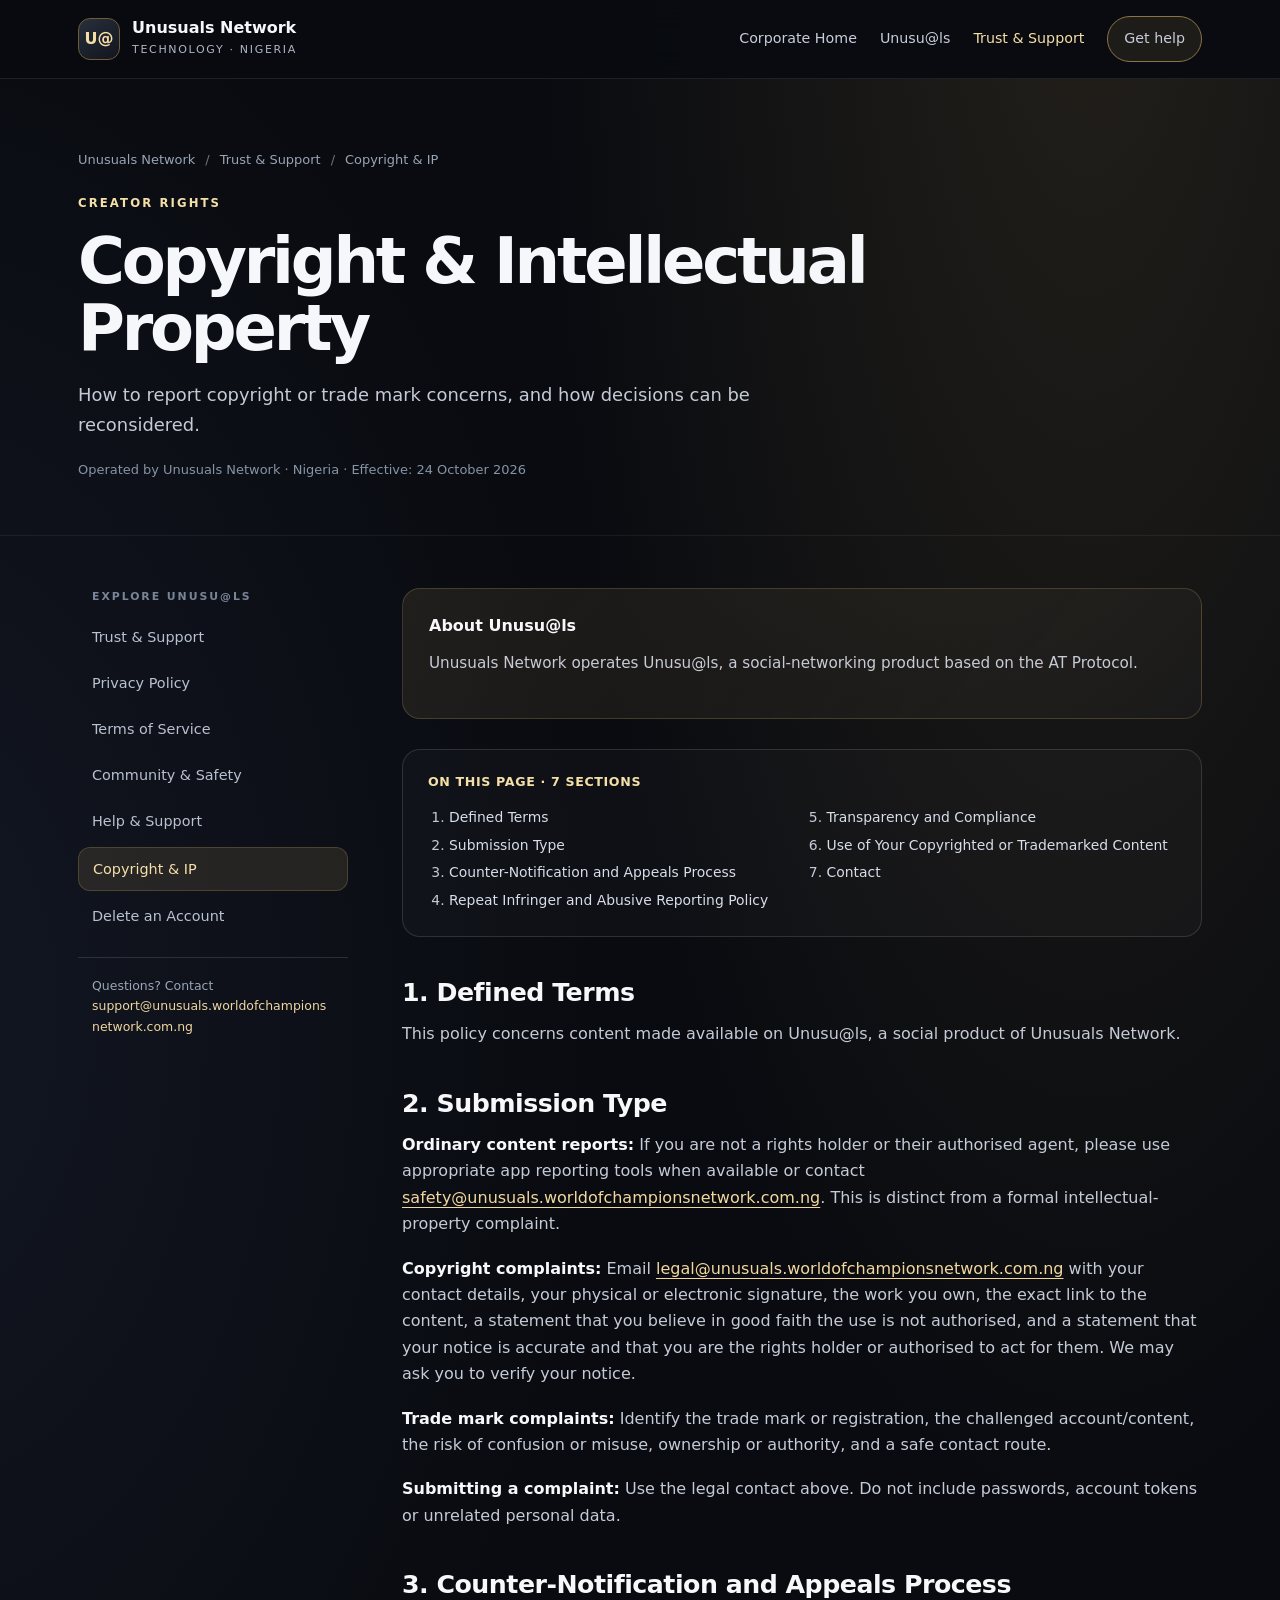
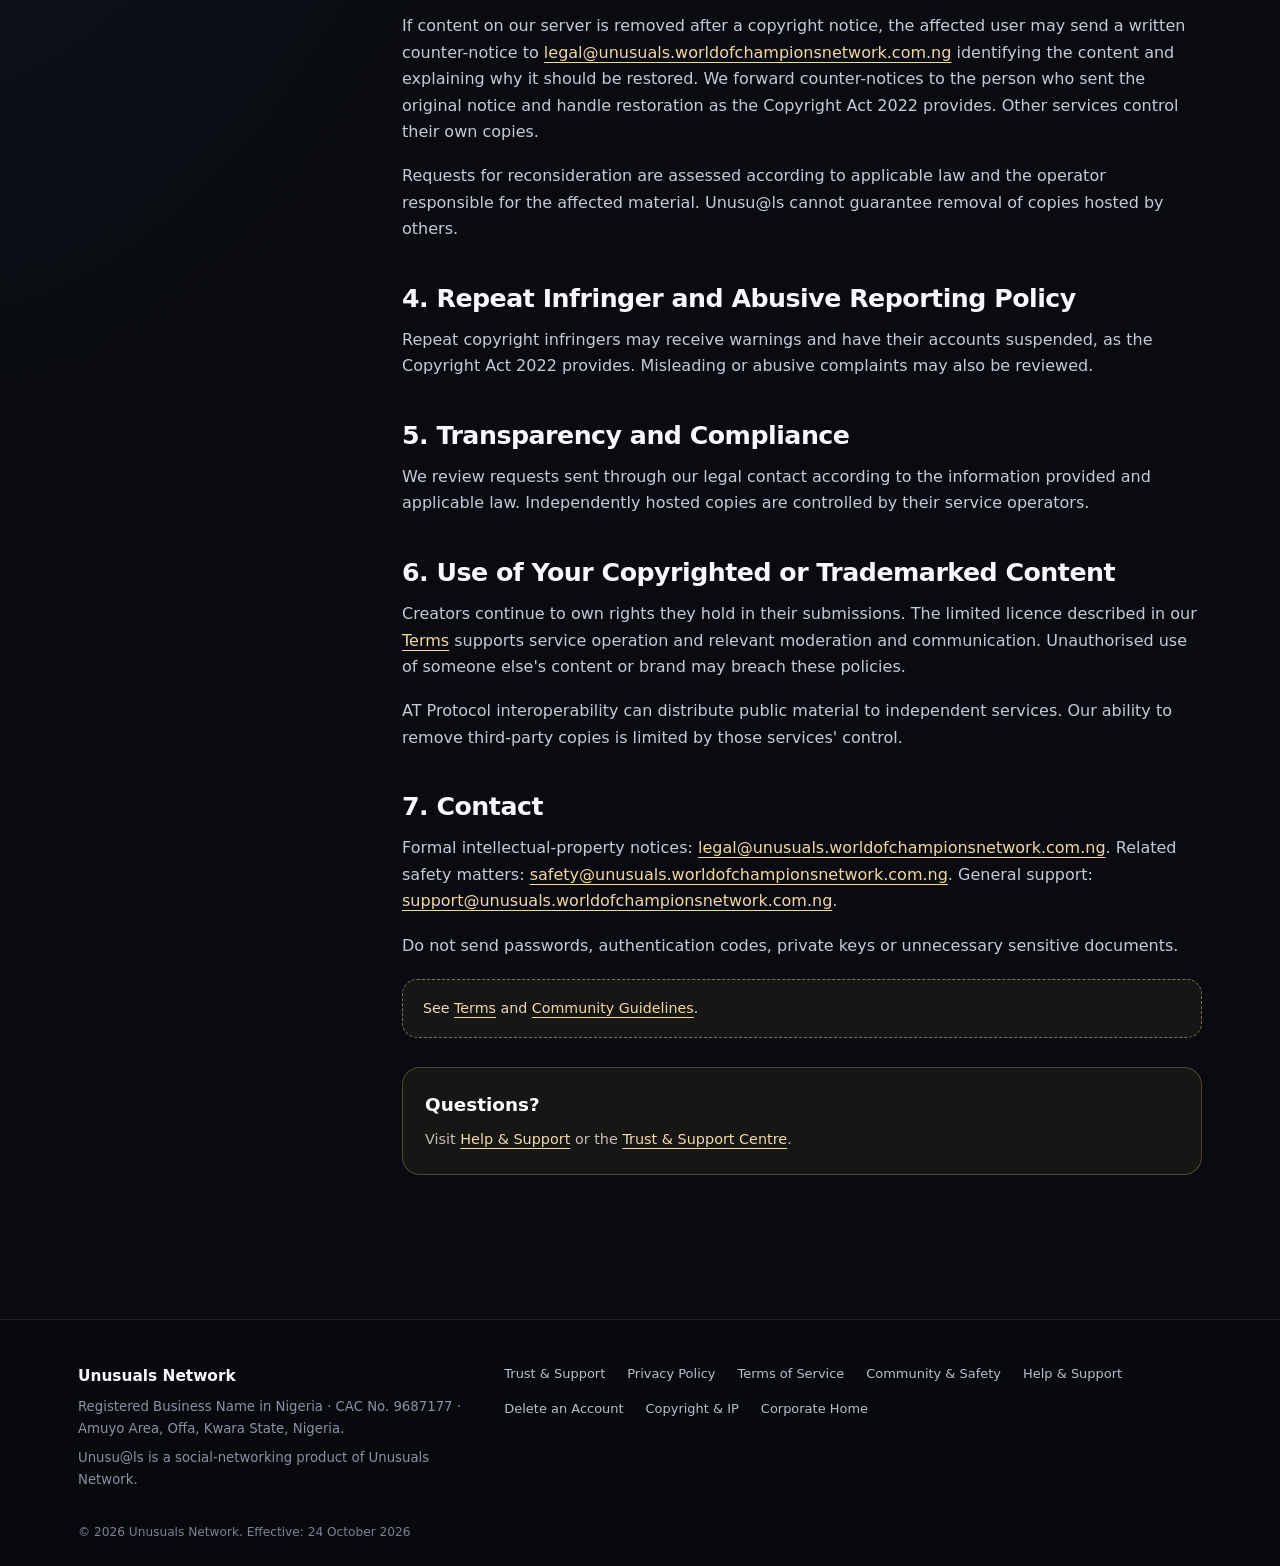
<file: unusuals/copyright/index.html>
<!DOCTYPE html>

<html lang="en"><head><meta charset="utf-8"/><meta content="width=device-width,initial-scale=1" name="viewport"/><meta content="#090b10" name="theme-color"/><title>Copyright &amp; Intellectual Property — Unusu@ls</title><link rel="canonical" href="https://www.unusuals.worldofchampionsnetwork.com.ng/unusuals/copyright/"/><meta content="How to send copyright and trade mark notices about content on Unusu@ls." name="description"/><link href="../../assets/css/app-policy.css" rel="stylesheet"/><script defer="" src="../../assets/js/app-policy.js"></script></head><body><a class="skip-link" href="#main">Skip to content</a>
<header class="site-header"><nav aria-label="Primary navigation" class="container nav-wrap"><a class="brand" href="https://www.unusuals.worldofchampionsnetwork.com.ng/"><span aria-hidden="true" class="brand-mark">U@</span><span class="brand-text"><strong>Unusuals Network</strong><span>Technology · Nigeria</span></span></a><button aria-expanded="false" aria-label="Toggle navigation" class="menu-toggle"><span></span><span></span><span></span></button><div class="nav-links" data-open="false"><a href="https://www.unusuals.worldofchampionsnetwork.com.ng/">Corporate Home</a><a href="https://www.unusuals.worldofchampionsnetwork.com.ng/unusuals/">Unusu@ls</a><a aria-current="page" href="../help/">Trust &amp; Support</a><a class="nav-cta" href="../support/">Get help</a></div></nav></header>
<main id="main"><section class="hero hero-small"><div class="container"><div class="breadcrumb"><a href="https://www.unusuals.worldofchampionsnetwork.com.ng/">Unusuals Network</a><span>/</span><a href="../help/">Trust &amp; Support</a><span>/</span>Copyright &amp; IP</div><div class="eyebrow">Creator rights</div><h1>Copyright &amp; Intellectual Property</h1><p>How to report copyright or trade mark concerns, and how decisions can be reconsidered.</p><div class="meta">Operated by Unusuals Network · Nigeria · Effective: 24 October 2026</div></div></section>
<section class="container layout"><aside aria-label="Policy navigation" class="sidebar"><div class="side-label">Explore Unusu@ls</div><ul class="side-list"><li><a href="../help/">Trust &amp; Support</a></li><li><a href="../privacy/">Privacy Policy</a></li><li><a href="../terms/">Terms of Service</a></li><li><a href="../safety/">Community &amp; Safety</a></li><li><a href="../support/">Help &amp; Support</a></li><li><a aria-current="page" href="../copyright/">Copyright &amp; IP</a></li><li><a href="../account-deletion/">Delete an Account</a></li></ul><div class="sidebar-contact">Questions? Contact <a href="mailto:support@unusuals.worldofchampionsnetwork.com.ng">support@unusuals.worldofchampionsnetwork.com.ng</a></div></aside><article class="content"><div class="prose"><div class="lede-panel"><strong>About Unusu@ls</strong><p>Unusuals Network operates Unusu@ls, a social-networking product based on the AT Protocol.</p></div><nav aria-label="Copyright policy sections" class="policy-toc"><div class="policy-toc-title">On this page · 7 sections</div><ol><li><a href="#section-1">Defined Terms</a></li><li><a href="#section-2">Submission Type</a></li><li><a href="#section-3">Counter-Notification and Appeals Process</a></li><li><a href="#section-4">Repeat Infringer and Abusive Reporting Policy</a></li><li><a href="#section-5">Transparency and Compliance</a></li><li><a href="#section-6">Use of Your Copyrighted or Trademarked Content</a></li><li><a href="#section-7">Contact</a></li></ol></nav><h2 id="section-1">1. Defined Terms</h2><p>This policy concerns content made available on Unusu@ls, a social product of Unusuals Network.</p><h2 id="section-2">2. Submission Type</h2><p><strong>Ordinary content reports:</strong> If you are not a rights holder or their authorised agent, please use appropriate app reporting tools when available or contact <a href="mailto:safety@unusuals.worldofchampionsnetwork.com.ng">safety@unusuals.worldofchampionsnetwork.com.ng</a>. This is distinct from a formal intellectual-property complaint.</p><p><strong>Copyright complaints:</strong> Email <a href="mailto:legal@unusuals.worldofchampionsnetwork.com.ng">legal@unusuals.worldofchampionsnetwork.com.ng</a> with your contact details, your physical or electronic signature, the work you own, the exact link to the content, a statement that you believe in good faith the use is not authorised, and a statement that your notice is accurate and that you are the rights holder or authorised to act for them. We may ask you to verify your notice.</p><p><strong>Trade mark complaints:</strong> Identify the trade mark or registration, the challenged account/content, the risk of confusion or misuse, ownership or authority, and a safe contact route.</p><p><strong>Submitting a complaint:</strong> Use the legal contact above. Do not include passwords, account tokens or unrelated personal data.</p><h2 id="section-3">3. Counter-Notification and Appeals Process</h2><p>If content on our server is removed after a copyright notice, the affected user may send a written counter-notice to <a href="mailto:legal@unusuals.worldofchampionsnetwork.com.ng">legal@unusuals.worldofchampionsnetwork.com.ng</a> identifying the content and explaining why it should be restored. We forward counter-notices to the person who sent the original notice and handle restoration as the Copyright Act 2022 provides. Other services control their own copies.</p><p>Requests for reconsideration are assessed according to applicable law and the operator responsible for the affected material. Unusu@ls cannot guarantee removal of copies hosted by others.</p><h2 id="section-4">4. Repeat Infringer and Abusive Reporting Policy</h2><p>Repeat copyright infringers may receive warnings and have their accounts suspended, as the Copyright Act 2022 provides. Misleading or abusive complaints may also be reviewed.</p><h2 id="section-5">5. Transparency and Compliance</h2><p>We review requests sent through our legal contact according to the information provided and applicable law. Independently hosted copies are controlled by their service operators.</p><h2 id="section-6">6. Use of Your Copyrighted or Trademarked Content</h2><p>Creators continue to own rights they hold in their submissions. The limited licence described in our <a href="../terms/">Terms</a> supports service operation and relevant moderation and communication. Unauthorised use of someone else's content or brand may breach these policies.</p><p>AT Protocol interoperability can distribute public material to independent services. Our ability to remove third-party copies is limited by those services' control.</p><h2 id="section-7">7. Contact</h2><p>Formal intellectual-property notices: <a href="mailto:legal@unusuals.worldofchampionsnetwork.com.ng">legal@unusuals.worldofchampionsnetwork.com.ng</a>. Related safety matters: <a href="mailto:safety@unusuals.worldofchampionsnetwork.com.ng">safety@unusuals.worldofchampionsnetwork.com.ng</a>. General support: <a href="mailto:support@unusuals.worldofchampionsnetwork.com.ng">support@unusuals.worldofchampionsnetwork.com.ng</a>.</p><p>Do not send passwords, authentication codes, private keys or unnecessary sensitive documents.</p><div class="design-note">See <a href="../terms/">Terms</a> and <a href="../safety/">Community Guidelines</a>.</div><div class="approval-panel"><h3>Questions?</h3><p>Visit <a href="../support/">Help &amp; Support</a> or the <a href="../help/">Trust &amp; Support Centre</a>.</p></div></div></article></section></main><footer class="site-footer"><div class="container footer-inner"><div><strong>Unusuals Network</strong><p>Registered Business Name in Nigeria · CAC No. 9687177 · Amuyo Area, Offa, Kwara State, Nigeria.</p><p>Unusu@ls is a social-networking product of Unusuals Network.</p></div><nav aria-label="Footer navigation" class="footer-links"><a href="../help/">Trust &amp; Support</a><a href="../privacy/">Privacy Policy</a><a href="../terms/">Terms of Service</a><a href="../safety/">Community &amp; Safety</a><a href="../support/">Help &amp; Support</a><a href="../account-deletion/">Delete an Account</a><a href="../copyright/">Copyright &amp; IP</a><a href="https://www.unusuals.worldofchampionsnetwork.com.ng/">Corporate Home</a></nav></div><div class="container footer-copy">© 2026 Unusuals Network. Effective: 24 October 2026</div></footer></body></html>
</file>
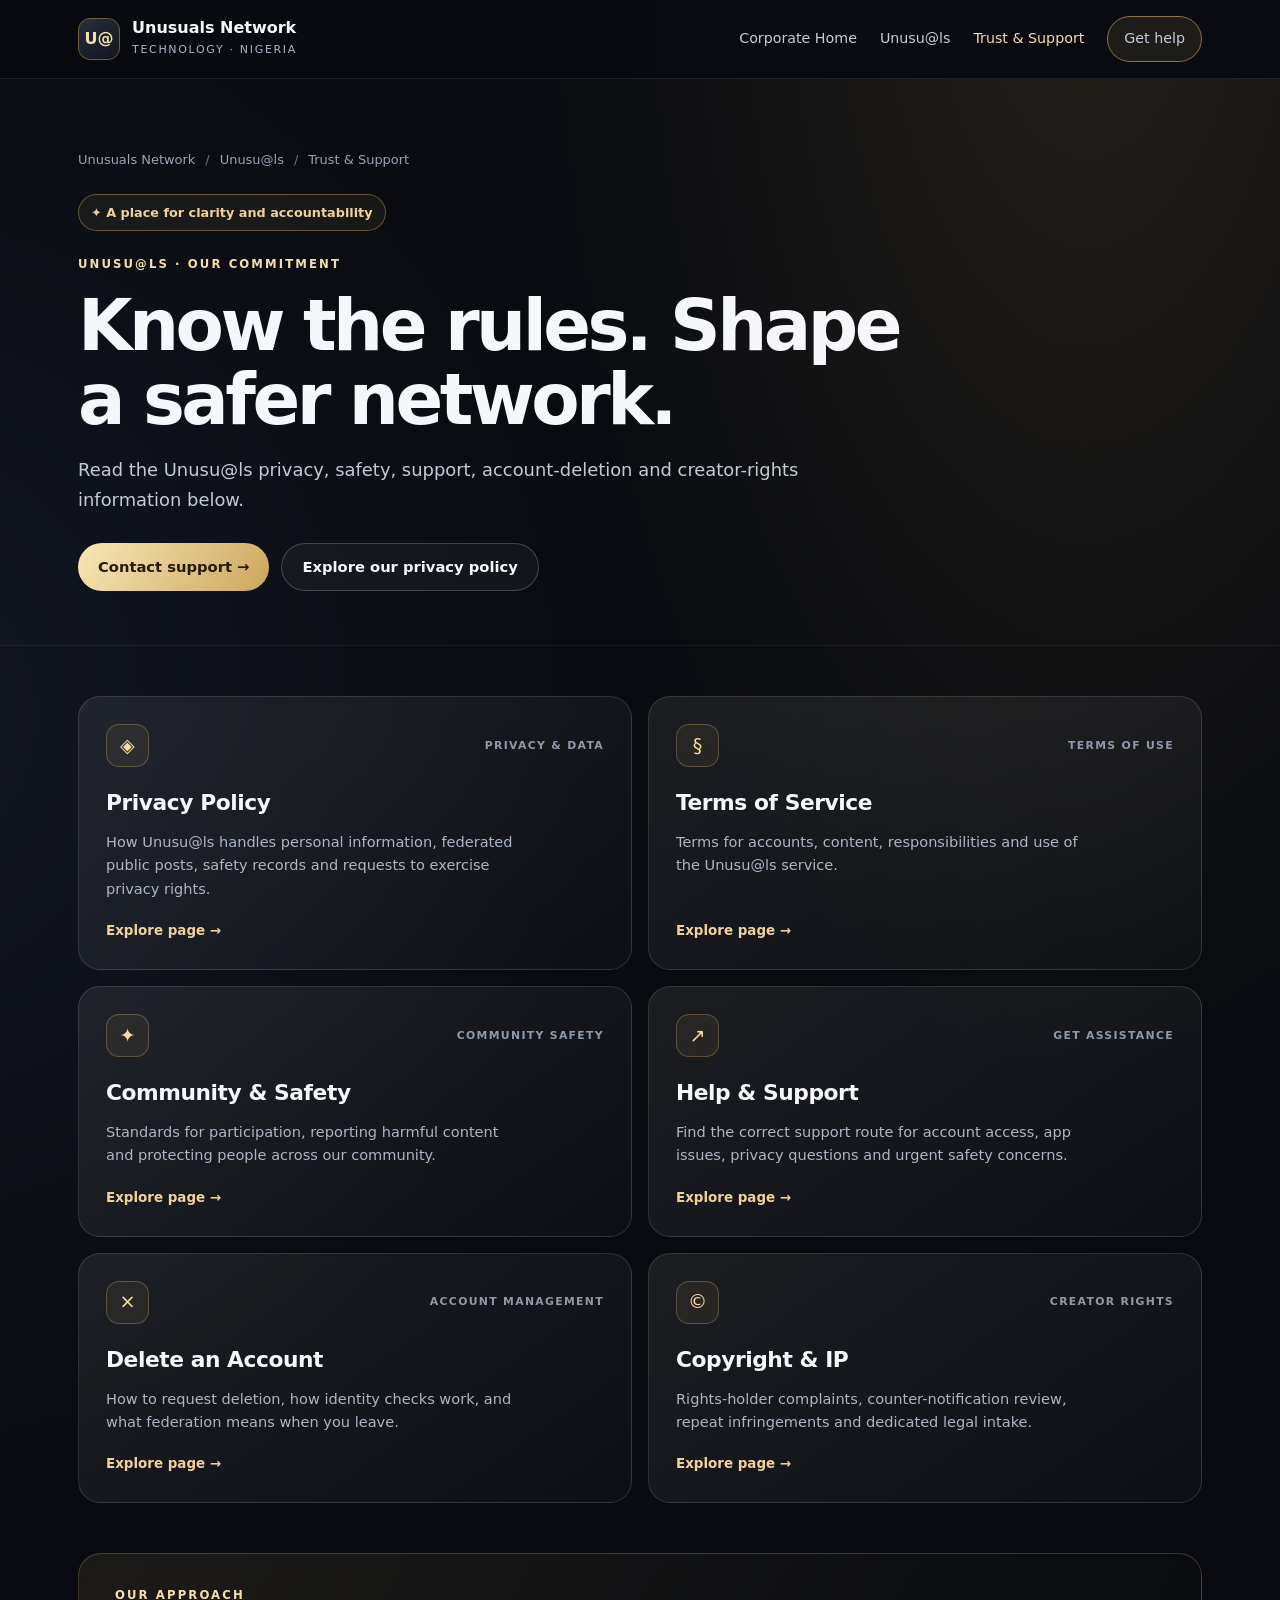
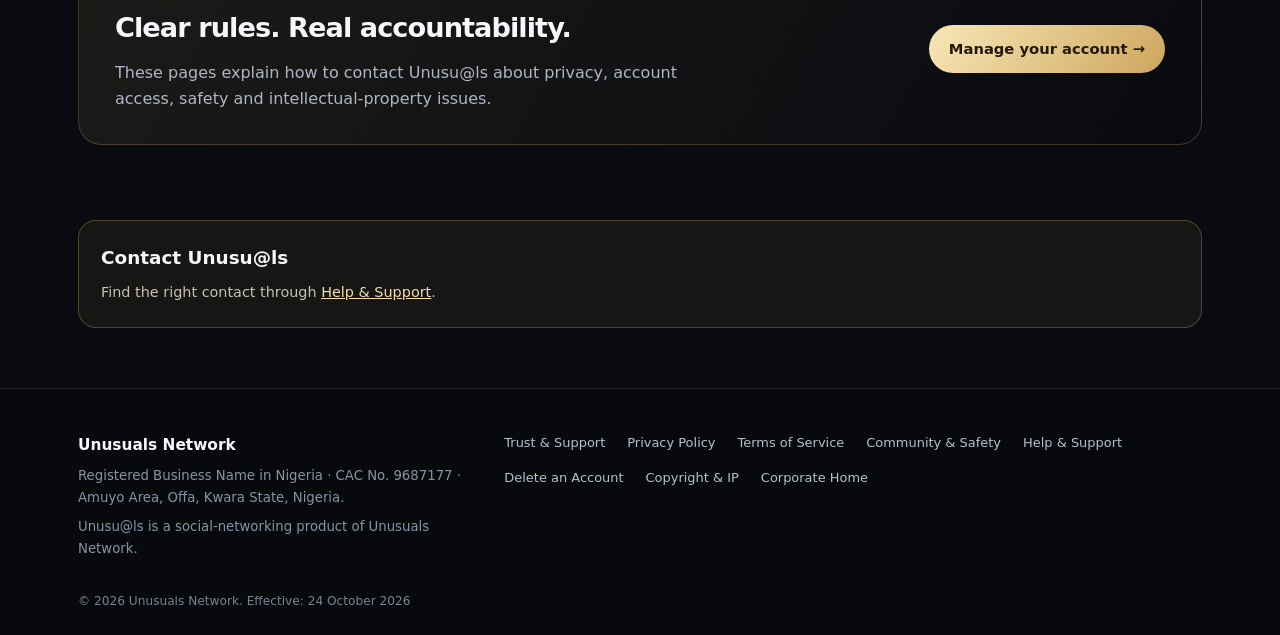
<file: unusuals/help/index.html>
<!DOCTYPE html>

<html lang="en"><head><meta charset="utf-8"/><meta content="width=device-width,initial-scale=1" name="viewport"/><meta content="#090b10" name="theme-color"/><title>Trust &amp; Support Centre — Unusu@ls</title><link rel="canonical" href="https://www.unusuals.worldofchampionsnetwork.com.ng/unusuals/help/"/><meta content="Explore Unusu@ls app privacy, terms, community safety, support, and account deletion information." name="description"/><link href="../../assets/css/app-policy.css" rel="stylesheet"/><script defer="" src="../../assets/js/app-policy.js"></script></head><body><a class="skip-link" href="#main">Skip to content</a>
<header class="site-header"><nav aria-label="Primary navigation" class="container nav-wrap"><a class="brand" href="https://www.unusuals.worldofchampionsnetwork.com.ng/"><span aria-hidden="true" class="brand-mark">U@</span><span class="brand-text"><strong>Unusuals Network</strong><span>Technology · Nigeria</span></span></a><button aria-expanded="false" aria-label="Toggle navigation" class="menu-toggle"><span></span><span></span><span></span></button><div class="nav-links" data-open="false"><a href="https://www.unusuals.worldofchampionsnetwork.com.ng/">Corporate Home</a><a href="https://www.unusuals.worldofchampionsnetwork.com.ng/unusuals/">Unusu@ls</a><a aria-current="page" href="./">Trust &amp; Support</a><a class="nav-cta" href="../support/">Get help</a></div></nav></header><main id="main"><section class="hero"><div class="container"><div class="breadcrumb"><a href="https://www.unusuals.worldofchampionsnetwork.com.ng/">Unusuals Network</a><span>/</span><a href="https://www.unusuals.worldofchampionsnetwork.com.ng/unusuals/">Unusu@ls</a><span>/</span>Trust &amp; Support</div><div class="pill">✦ A place for clarity and accountability</div><div class="eyebrow hub-eyebrow">Unusu@ls · Our commitment</div><h1>Know the rules. Shape a safer network.</h1><p>Read the Unusu@ls privacy, safety, support, account-deletion and creator-rights information below.</p><div class="hero-actions"><a class="btn btn-gold" href="../support/">Contact support →</a><a class="btn btn-ghost" href="../privacy/">Explore our privacy policy</a></div></div></section><section class="container"><div class="cards"><a aria-label="Read Privacy Policy" class="card" href="../privacy/"><div class="card-top"><span aria-hidden="true" class="card-icon">◈</span><span class="card-tag">Privacy &amp; data</span></div><h2>Privacy Policy</h2><p>How Unusu@ls handles personal information, federated public posts, safety records and requests to exercise privacy rights.</p><span class="open">Explore page →</span></a><a aria-label="Read Terms of Service" class="card" href="../terms/"><div class="card-top"><span aria-hidden="true" class="card-icon">§</span><span class="card-tag">Terms of use</span></div><h2>Terms of Service</h2><p>Terms for accounts, content, responsibilities and use of the Unusu@ls service.</p><span class="open">Explore page →</span></a><a aria-label="Read Community &amp; Safety" class="card" href="../safety/"><div class="card-top"><span aria-hidden="true" class="card-icon">✦</span><span class="card-tag">Community safety</span></div><h2>Community &amp; Safety</h2><p>Standards for participation, reporting harmful content and protecting people across our community.</p><span class="open">Explore page →</span></a><a aria-label="Read Help &amp; Support" class="card" href="../support/"><div class="card-top"><span aria-hidden="true" class="card-icon">↗</span><span class="card-tag">Get assistance</span></div><h2>Help &amp; Support</h2><p>Find the correct support route for account access, app issues, privacy questions and urgent safety concerns.</p><span class="open">Explore page →</span></a><a aria-label="Read Delete an Account" class="card" href="../account-deletion/"><div class="card-top"><span aria-hidden="true" class="card-icon">×</span><span class="card-tag">Account management</span></div><h2>Delete an Account</h2><p>How to request deletion, how identity checks work, and what federation means when you leave.</p><span class="open">Explore page →</span></a><a aria-label="Read Copyright and Intellectual Property Policy" class="card" href="../copyright/"><div class="card-top"><span aria-hidden="true" class="card-icon">©</span><span class="card-tag">Creator rights</span></div><h2>Copyright &amp; IP</h2><p>Rights-holder complaints, counter-notification review, repeat infringements and dedicated legal intake.</p><span class="open">Explore page →</span></a></div><div class="summary-panel"><div><div class="eyebrow">Our approach</div><h2>Clear rules. Real accountability.</h2><p>These pages explain how to contact Unusu@ls about privacy, account access, safety and intellectual-property issues.</p></div><a class="btn btn-gold" href="../account-deletion/">Manage your account →</a></div><div class="approval-panel hub-approval"><h3>Contact Unusu@ls</h3><p>Find the right contact through <a href="../support/">Help &amp; Support</a>.</p></div></section></main><footer class="site-footer"><div class="container footer-inner"><div><strong>Unusuals Network</strong><p>Registered Business Name in Nigeria · CAC No. 9687177 · Amuyo Area, Offa, Kwara State, Nigeria.</p><p>Unusu@ls is a social-networking product of Unusuals Network.</p></div><nav aria-label="Footer navigation" class="footer-links"><a href="../help/">Trust &amp; Support</a><a href="../privacy/">Privacy Policy</a><a href="../terms/">Terms of Service</a><a href="../safety/">Community &amp; Safety</a><a href="../support/">Help &amp; Support</a><a href="../account-deletion/">Delete an Account</a><a href="../copyright/">Copyright &amp; IP</a><a href="https://www.unusuals.worldofchampionsnetwork.com.ng/">Corporate Home</a></nav></div><div class="container footer-copy">© 2026 Unusuals Network. Effective: 24 October 2026</div></footer></body></html>
</file>
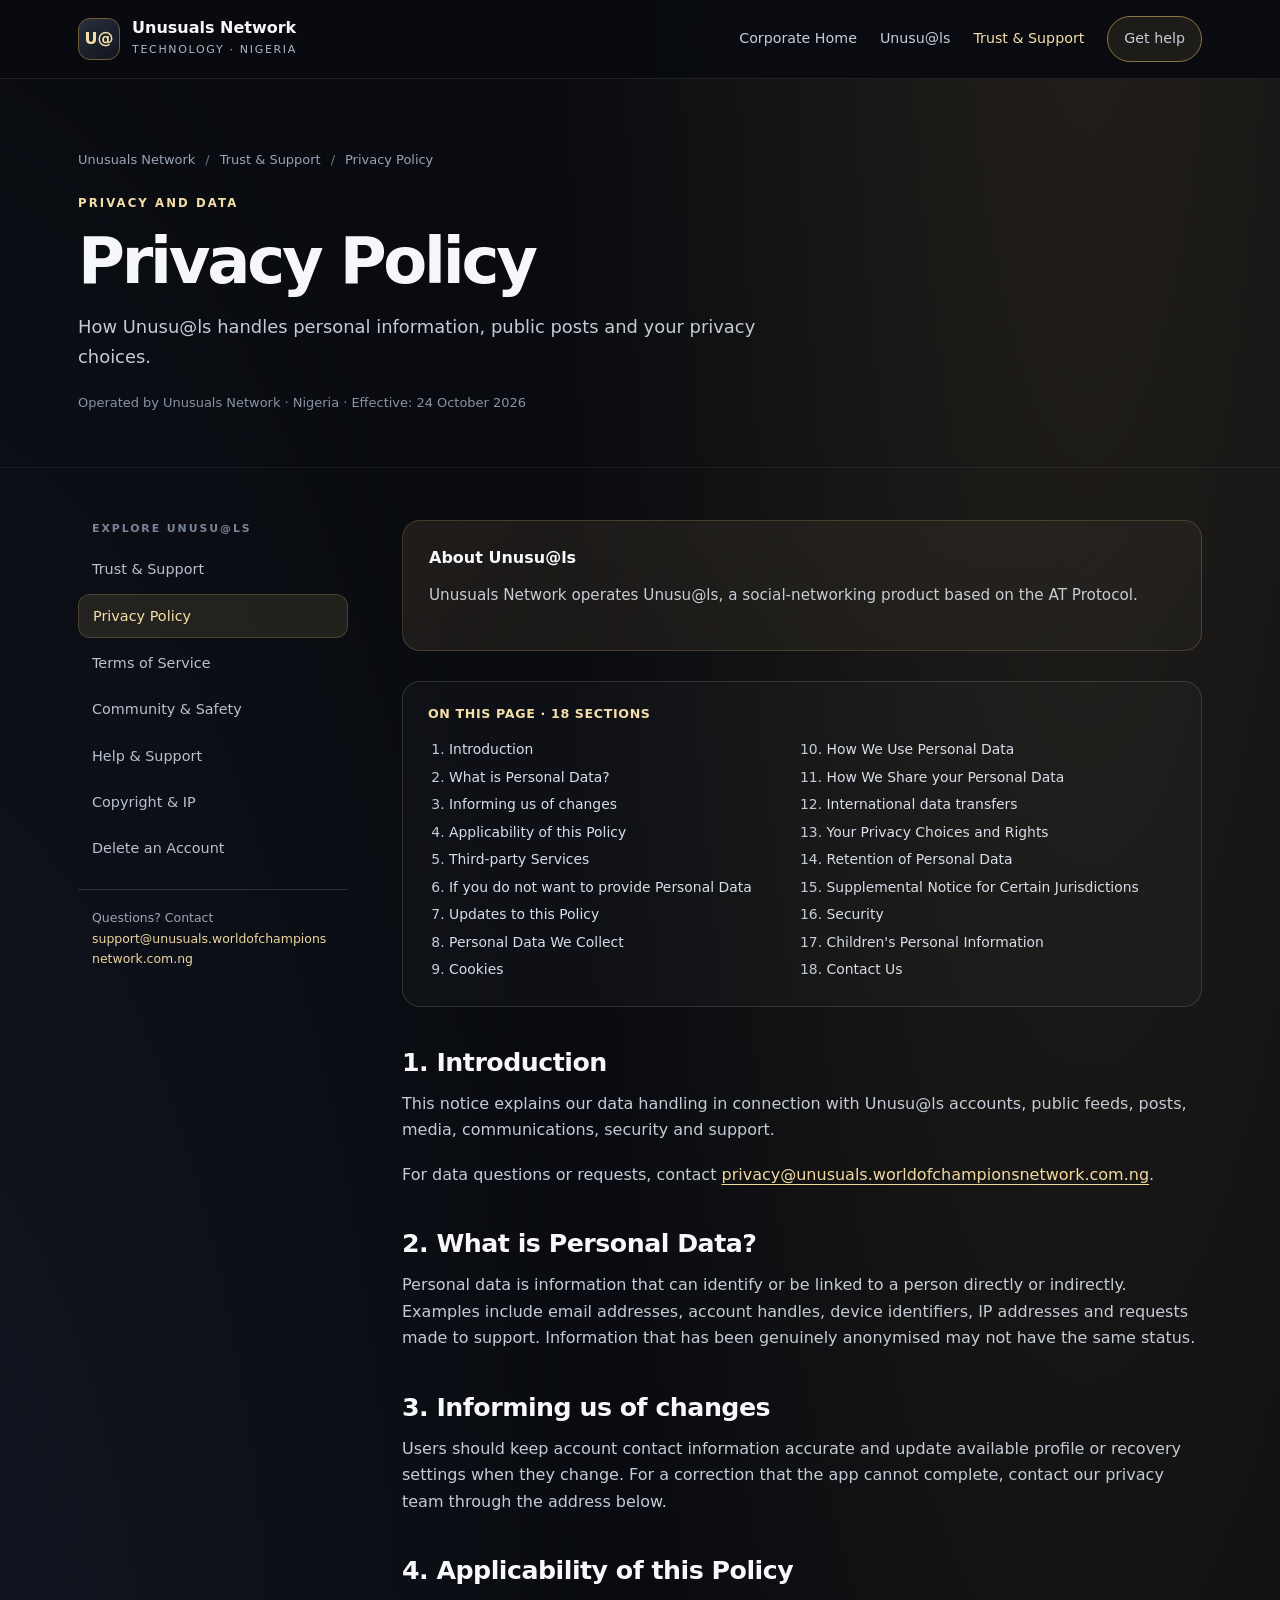
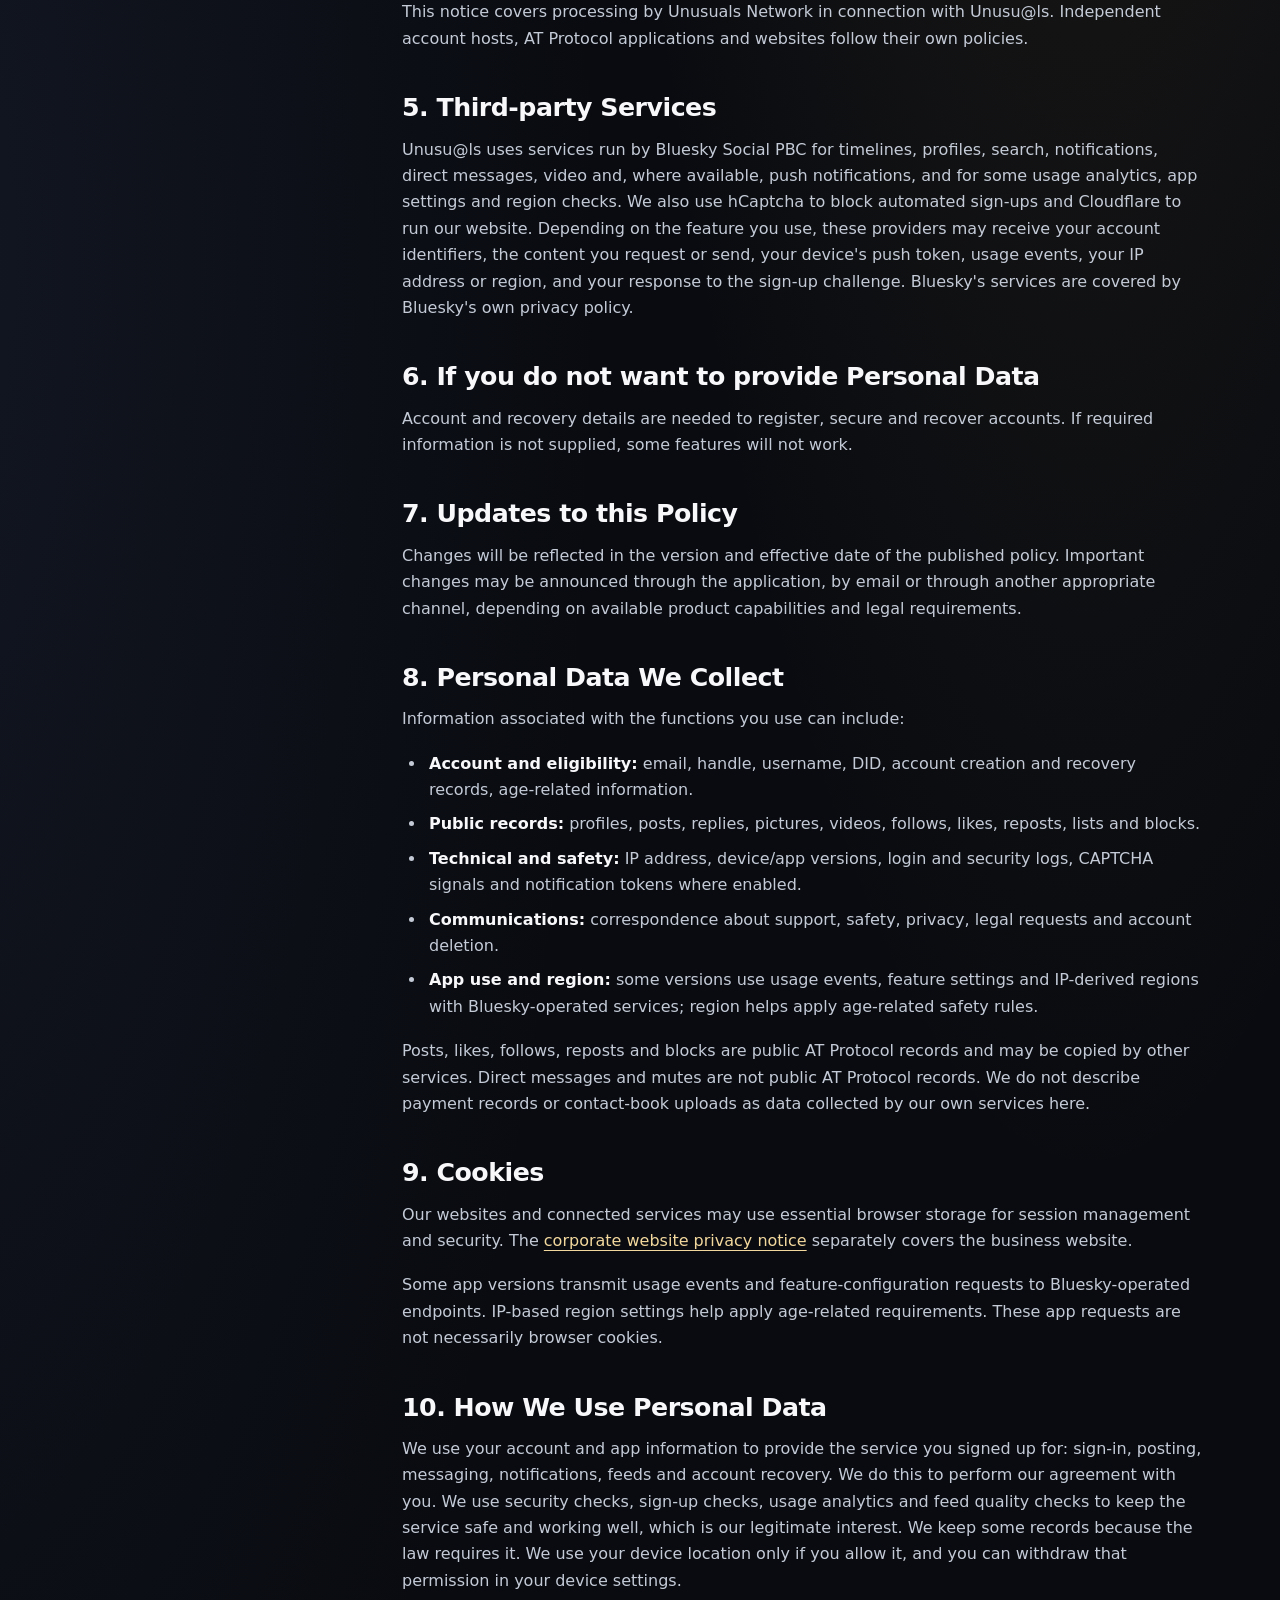
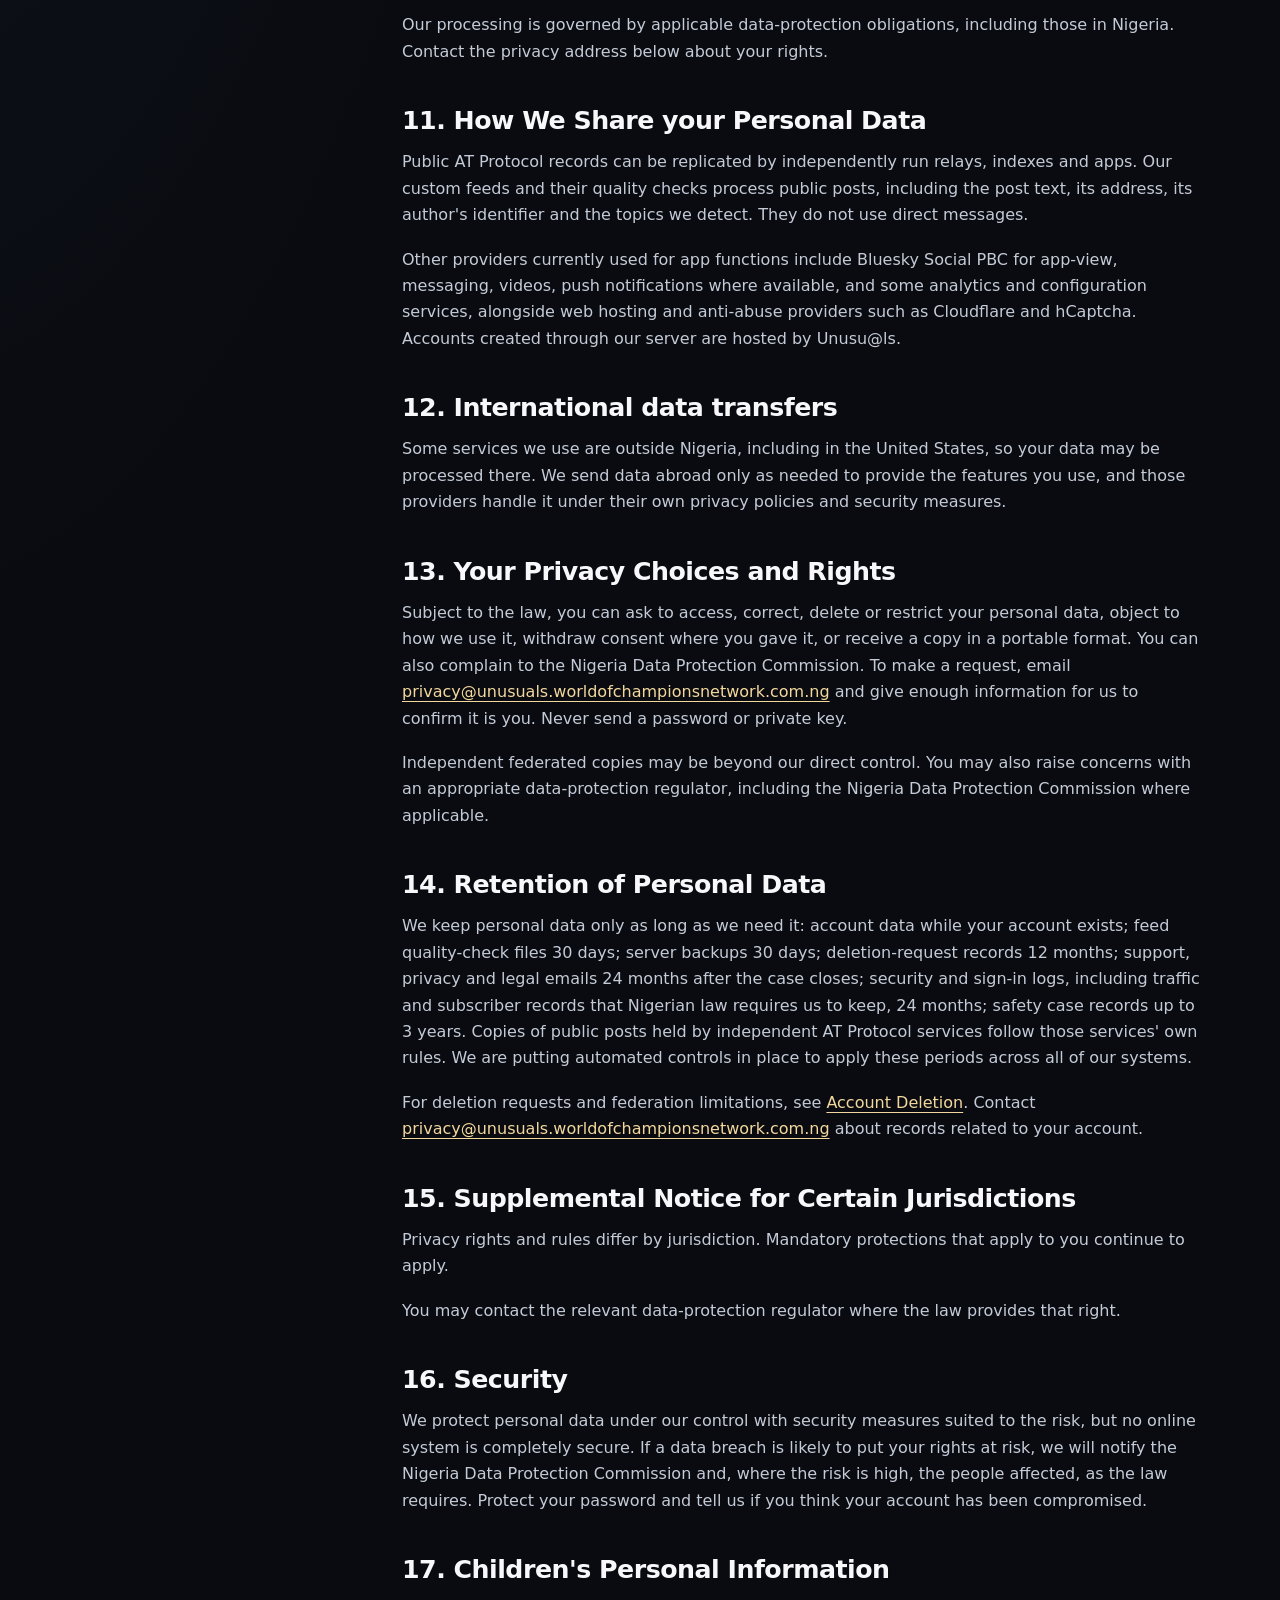
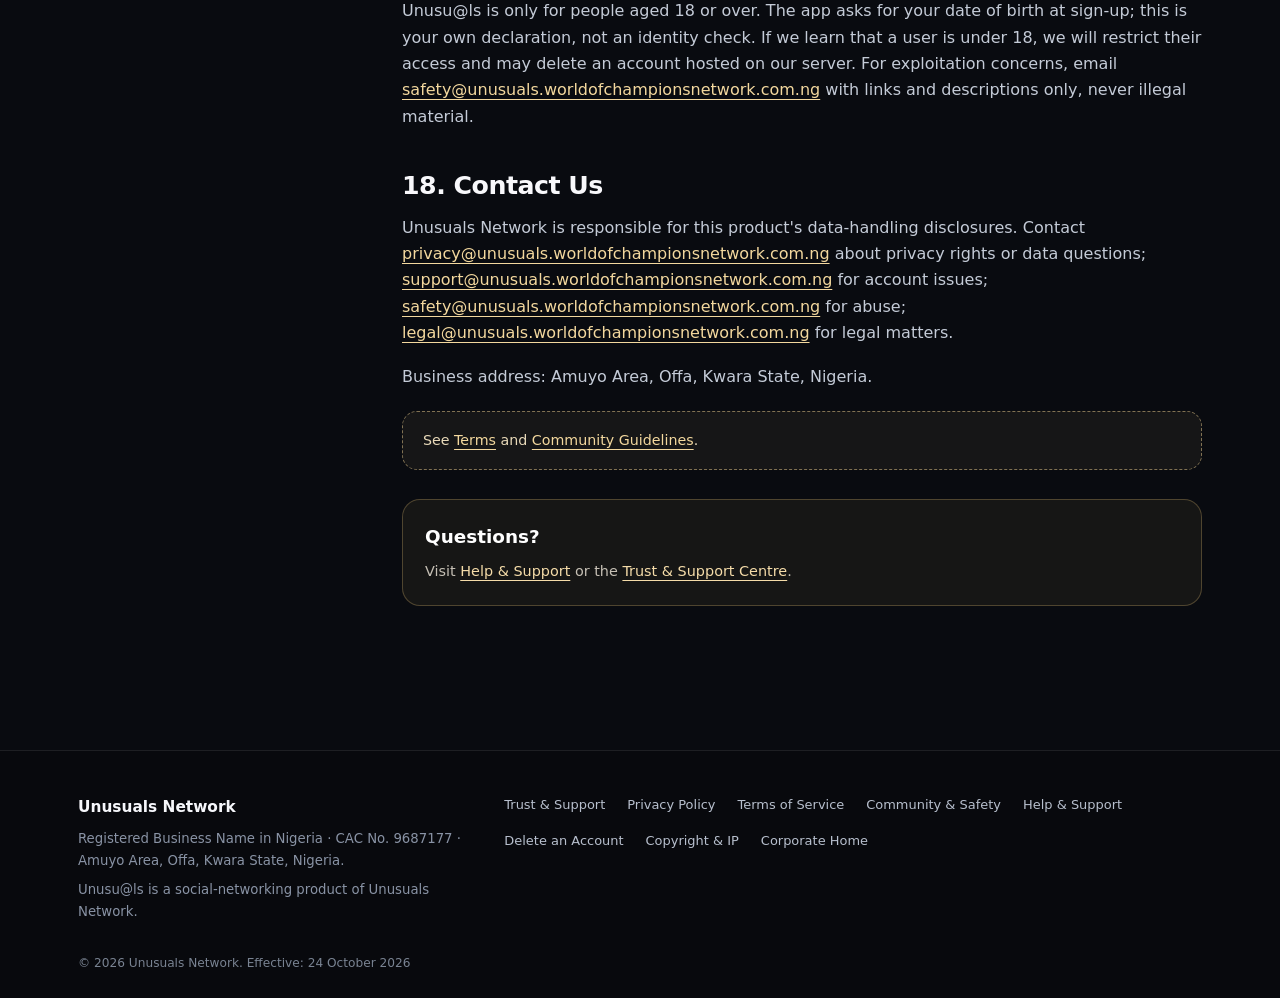
<file: unusuals/privacy/index.html>
<!DOCTYPE html>

<html lang="en"><head><meta charset="utf-8"/><meta content="width=device-width,initial-scale=1" name="viewport"/><meta content="#090b10" name="theme-color"/><title>Privacy Policy — Unusu@ls</title><link rel="canonical" href="https://www.unusuals.worldofchampionsnetwork.com.ng/unusuals/privacy/"/><meta content="How Unusu@ls handles personal information, federated public posts, safety records and requests to exercise privacy rights." name="description"/><link href="../../assets/css/app-policy.css" rel="stylesheet"/><script defer="" src="../../assets/js/app-policy.js"></script></head><body><a class="skip-link" href="#main">Skip to content</a>
<header class="site-header"><nav aria-label="Primary navigation" class="container nav-wrap"><a class="brand" href="https://www.unusuals.worldofchampionsnetwork.com.ng/"><span aria-hidden="true" class="brand-mark">U@</span><span class="brand-text"><strong>Unusuals Network</strong><span>Technology · Nigeria</span></span></a><button aria-expanded="false" aria-label="Toggle navigation" class="menu-toggle"><span></span><span></span><span></span></button><div class="nav-links" data-open="false"><a href="https://www.unusuals.worldofchampionsnetwork.com.ng/">Corporate Home</a><a href="https://www.unusuals.worldofchampionsnetwork.com.ng/unusuals/">Unusu@ls</a><a aria-current="page" href="../help/">Trust &amp; Support</a><a class="nav-cta" href="../support/">Get help</a></div></nav></header>
<main id="main"><section class="hero hero-small"><div class="container"><div class="breadcrumb"><a href="https://www.unusuals.worldofchampionsnetwork.com.ng/">Unusuals Network</a><span>/</span><a href="../help/">Trust &amp; Support</a><span>/</span>Privacy Policy</div><div class="eyebrow">Privacy and data</div><h1>Privacy Policy</h1><p>How Unusu@ls handles personal information, public posts and your privacy choices.</p><div class="meta">Operated by Unusuals Network · Nigeria · Effective: 24 October 2026</div></div></section>
<section class="container layout"><aside aria-label="Policy navigation" class="sidebar"><div class="side-label">Explore Unusu@ls</div><ul class="side-list"><li><a href="../help/">Trust &amp; Support</a></li><li><a aria-current="page" href="../privacy/">Privacy Policy</a></li><li><a href="../terms/">Terms of Service</a></li><li><a href="../safety/">Community &amp; Safety</a></li><li><a href="../support/">Help &amp; Support</a></li><li><a href="../copyright/">Copyright &amp; IP</a></li><li><a href="../account-deletion/">Delete an Account</a></li></ul><div class="sidebar-contact">Questions? Contact <a href="mailto:support@unusuals.worldofchampionsnetwork.com.ng">support@unusuals.worldofchampionsnetwork.com.ng</a></div></aside><article class="content"><div class="prose"><div class="lede-panel"><strong>About Unusu@ls</strong><p>Unusuals Network operates Unusu@ls, a social-networking product based on the AT Protocol.</p></div><nav aria-label="Privacy Policy sections" class="policy-toc"><div class="policy-toc-title">On this page · 18 sections</div><ol><li><a href="#section-1">Introduction</a></li><li><a href="#section-2">What is Personal Data?</a></li><li><a href="#section-3">Informing us of changes</a></li><li><a href="#section-4">Applicability of this Policy</a></li><li><a href="#section-5">Third-party Services</a></li><li><a href="#section-6">If you do not want to provide Personal Data</a></li><li><a href="#section-7">Updates to this Policy</a></li><li><a href="#section-8">Personal Data We Collect</a></li><li><a href="#section-9">Cookies</a></li><li><a href="#section-10">How We Use Personal Data</a></li><li><a href="#section-11">How We Share your Personal Data</a></li><li><a href="#section-12">International data transfers</a></li><li><a href="#section-13">Your Privacy Choices and Rights</a></li><li><a href="#section-14">Retention of Personal Data</a></li><li><a href="#section-15">Supplemental Notice for Certain Jurisdictions</a></li><li><a href="#section-16">Security</a></li><li><a href="#section-17">Children's Personal Information</a></li><li><a href="#section-18">Contact Us</a></li></ol></nav><h2 id="section-1">1. Introduction</h2><p>This notice explains our data handling in connection with Unusu@ls accounts, public feeds, posts, media, communications, security and support.</p><p>For data questions or requests, contact <a href="mailto:privacy@unusuals.worldofchampionsnetwork.com.ng">privacy@unusuals.worldofchampionsnetwork.com.ng</a>.</p><h2 id="section-2">2. What is Personal Data?</h2><p>Personal data is information that can identify or be linked to a person directly or indirectly. Examples include email addresses, account handles, device identifiers, IP addresses and requests made to support. Information that has been genuinely anonymised may not have the same status.</p><h2 id="section-3">3. Informing us of changes</h2><p>Users should keep account contact information accurate and update available profile or recovery settings when they change. For a correction that the app cannot complete, contact our privacy team through the address below.</p><h2 id="section-4">4. Applicability of this Policy</h2><p>This notice covers processing by Unusuals Network in connection with Unusu@ls. Independent account hosts, AT Protocol applications and websites follow their own policies.</p><h2 id="section-5">5. Third-party Services</h2><p>Unusu@ls uses services run by Bluesky Social PBC for timelines, profiles, search, notifications, direct messages, video and, where available, push notifications, and for some usage analytics, app settings and region checks. We also use hCaptcha to block automated sign-ups and Cloudflare to run our website. Depending on the feature you use, these providers may receive your account identifiers, the content you request or send, your device's push token, usage events, your IP address or region, and your response to the sign-up challenge. Bluesky's services are covered by Bluesky's own privacy policy.</p><h2 id="section-6">6. If you do not want to provide Personal Data</h2><p>Account and recovery details are needed to register, secure and recover accounts. If required information is not supplied, some features will not work.</p><h2 id="section-7">7. Updates to this Policy</h2><p>Changes will be reflected in the version and effective date of the published policy. Important changes may be announced through the application, by email or through another appropriate channel, depending on available product capabilities and legal requirements.</p><h2 id="section-8">8. Personal Data We Collect</h2><p>Information associated with the functions you use can include:</p><ul><li><strong>Account and eligibility:</strong> email, handle, username, DID, account creation and recovery records, age-related information.</li><li><strong>Public records:</strong> profiles, posts, replies, pictures, videos, follows, likes, reposts, lists and blocks.</li><li><strong>Technical and safety:</strong> IP address, device/app versions, login and security logs, CAPTCHA signals and notification tokens where enabled.</li><li><strong>Communications:</strong> correspondence about support, safety, privacy, legal requests and account deletion.</li><li><strong>App use and region:</strong> some versions use usage events, feature settings and IP-derived regions with Bluesky-operated services; region helps apply age-related safety rules.</li></ul><p>Posts, likes, follows, reposts and blocks are public AT Protocol records and may be copied by other services. Direct messages and mutes are not public AT Protocol records. We do not describe payment records or contact-book uploads as data collected by our own services here.</p><h2 id="section-9">9. Cookies</h2><p>Our websites and connected services may use essential browser storage for session management and security. The <a href="https://www.unusuals.worldofchampionsnetwork.com.ng/privacy/">corporate website privacy notice</a> separately covers the business website.</p><p>Some app versions transmit usage events and feature-configuration requests to Bluesky-operated endpoints. IP-based region settings help apply age-related requirements. These app requests are not necessarily browser cookies.</p><h2 id="section-10">10. How We Use Personal Data</h2><p>We use your account and app information to provide the service you signed up for: sign-in, posting, messaging, notifications, feeds and account recovery. We do this to perform our agreement with you. We use security checks, sign-up checks, usage analytics and feed quality checks to keep the service safe and working well, which is our legitimate interest. We keep some records because the law requires it. We use your device location only if you allow it, and you can withdraw that permission in your device settings.</p><p>Our processing is governed by applicable data-protection obligations, including those in Nigeria. Contact the privacy address below about your rights.</p><h2 id="section-11">11. How We Share your Personal Data</h2><p>Public AT Protocol records can be replicated by independently run relays, indexes and apps. Our custom feeds and their quality checks process public posts, including the post text, its address, its author's identifier and the topics we detect. They do not use direct messages.</p><p>Other providers currently used for app functions include Bluesky Social PBC for app-view, messaging, videos, push notifications where available, and some analytics and configuration services, alongside web hosting and anti-abuse providers such as Cloudflare and hCaptcha. Accounts created through our server are hosted by Unusu@ls.</p><h2 id="section-12">12. International data transfers</h2><p>Some services we use are outside Nigeria, including in the United States, so your data may be processed there. We send data abroad only as needed to provide the features you use, and those providers handle it under their own privacy policies and security measures.</p><h2 id="section-13">13. Your Privacy Choices and Rights</h2><p>Subject to the law, you can ask to access, correct, delete or restrict your personal data, object to how we use it, withdraw consent where you gave it, or receive a copy in a portable format. You can also complain to the Nigeria Data Protection Commission. To make a request, email <a href="mailto:privacy@unusuals.worldofchampionsnetwork.com.ng">privacy@unusuals.worldofchampionsnetwork.com.ng</a> and give enough information for us to confirm it is you. Never send a password or private key.</p><p>Independent federated copies may be beyond our direct control. You may also raise concerns with an appropriate data-protection regulator, including the Nigeria Data Protection Commission where applicable.</p><h2 id="section-14">14. Retention of Personal Data</h2><p>We keep personal data only as long as we need it: account data while your account exists; feed quality-check files 30 days; server backups 30 days; deletion-request records 12 months; support, privacy and legal emails 24 months after the case closes; security and sign-in logs, including traffic and subscriber records that Nigerian law requires us to keep, 24 months; safety case records up to 3 years. Copies of public posts held by independent AT Protocol services follow those services' own rules. We are putting automated controls in place to apply these periods across all of our systems.</p><p>For deletion requests and federation limitations, see <a href="../account-deletion/">Account Deletion</a>. Contact <a href="mailto:privacy@unusuals.worldofchampionsnetwork.com.ng">privacy@unusuals.worldofchampionsnetwork.com.ng</a> about records related to your account.</p><h2 id="section-15">15. Supplemental Notice for Certain Jurisdictions</h2><p>Privacy rights and rules differ by jurisdiction. Mandatory protections that apply to you continue to apply.</p><p>You may contact the relevant data-protection regulator where the law provides that right.</p><h2 id="section-16">16. Security</h2><p>We protect personal data under our control with security measures suited to the risk, but no online system is completely secure. If a data breach is likely to put your rights at risk, we will notify the Nigeria Data Protection Commission and, where the risk is high, the people affected, as the law requires. Protect your password and tell us if you think your account has been compromised.</p><h2 id="section-17">17. Children's Personal Information</h2><p>Unusu@ls is only for people aged 18 or over. The app asks for your date of birth at sign-up; this is your own declaration, not an identity check. If we learn that a user is under 18, we will restrict their access and may delete an account hosted on our server. For exploitation concerns, email <a href="mailto:safety@unusuals.worldofchampionsnetwork.com.ng">safety@unusuals.worldofchampionsnetwork.com.ng</a> with links and descriptions only, never illegal material.</p><h2 id="section-18">18. Contact Us</h2><p>Unusuals Network is responsible for this product's data-handling disclosures. Contact <a href="mailto:privacy@unusuals.worldofchampionsnetwork.com.ng">privacy@unusuals.worldofchampionsnetwork.com.ng</a> about privacy rights or data questions; <a href="mailto:support@unusuals.worldofchampionsnetwork.com.ng">support@unusuals.worldofchampionsnetwork.com.ng</a> for account issues; <a href="mailto:safety@unusuals.worldofchampionsnetwork.com.ng">safety@unusuals.worldofchampionsnetwork.com.ng</a> for abuse; <a href="mailto:legal@unusuals.worldofchampionsnetwork.com.ng">legal@unusuals.worldofchampionsnetwork.com.ng</a> for legal matters.</p><p>Business address: Amuyo Area, Offa, Kwara State, Nigeria.</p><div class="design-note">See <a href="../terms/">Terms</a> and <a href="../safety/">Community Guidelines</a>.</div><div class="approval-panel"><h3>Questions?</h3><p>Visit <a href="../support/">Help &amp; Support</a> or the <a href="../help/">Trust &amp; Support Centre</a>.</p></div></div></article></section></main><footer class="site-footer"><div class="container footer-inner"><div><strong>Unusuals Network</strong><p>Registered Business Name in Nigeria · CAC No. 9687177 · Amuyo Area, Offa, Kwara State, Nigeria.</p><p>Unusu@ls is a social-networking product of Unusuals Network.</p></div><nav aria-label="Footer navigation" class="footer-links"><a href="../help/">Trust &amp; Support</a><a href="../privacy/">Privacy Policy</a><a href="../terms/">Terms of Service</a><a href="../safety/">Community &amp; Safety</a><a href="../support/">Help &amp; Support</a><a href="../account-deletion/">Delete an Account</a><a href="../copyright/">Copyright &amp; IP</a><a href="https://www.unusuals.worldofchampionsnetwork.com.ng/">Corporate Home</a></nav></div><div class="container footer-copy">© 2026 Unusuals Network. Effective: 24 October 2026</div></footer></body></html>
</file>
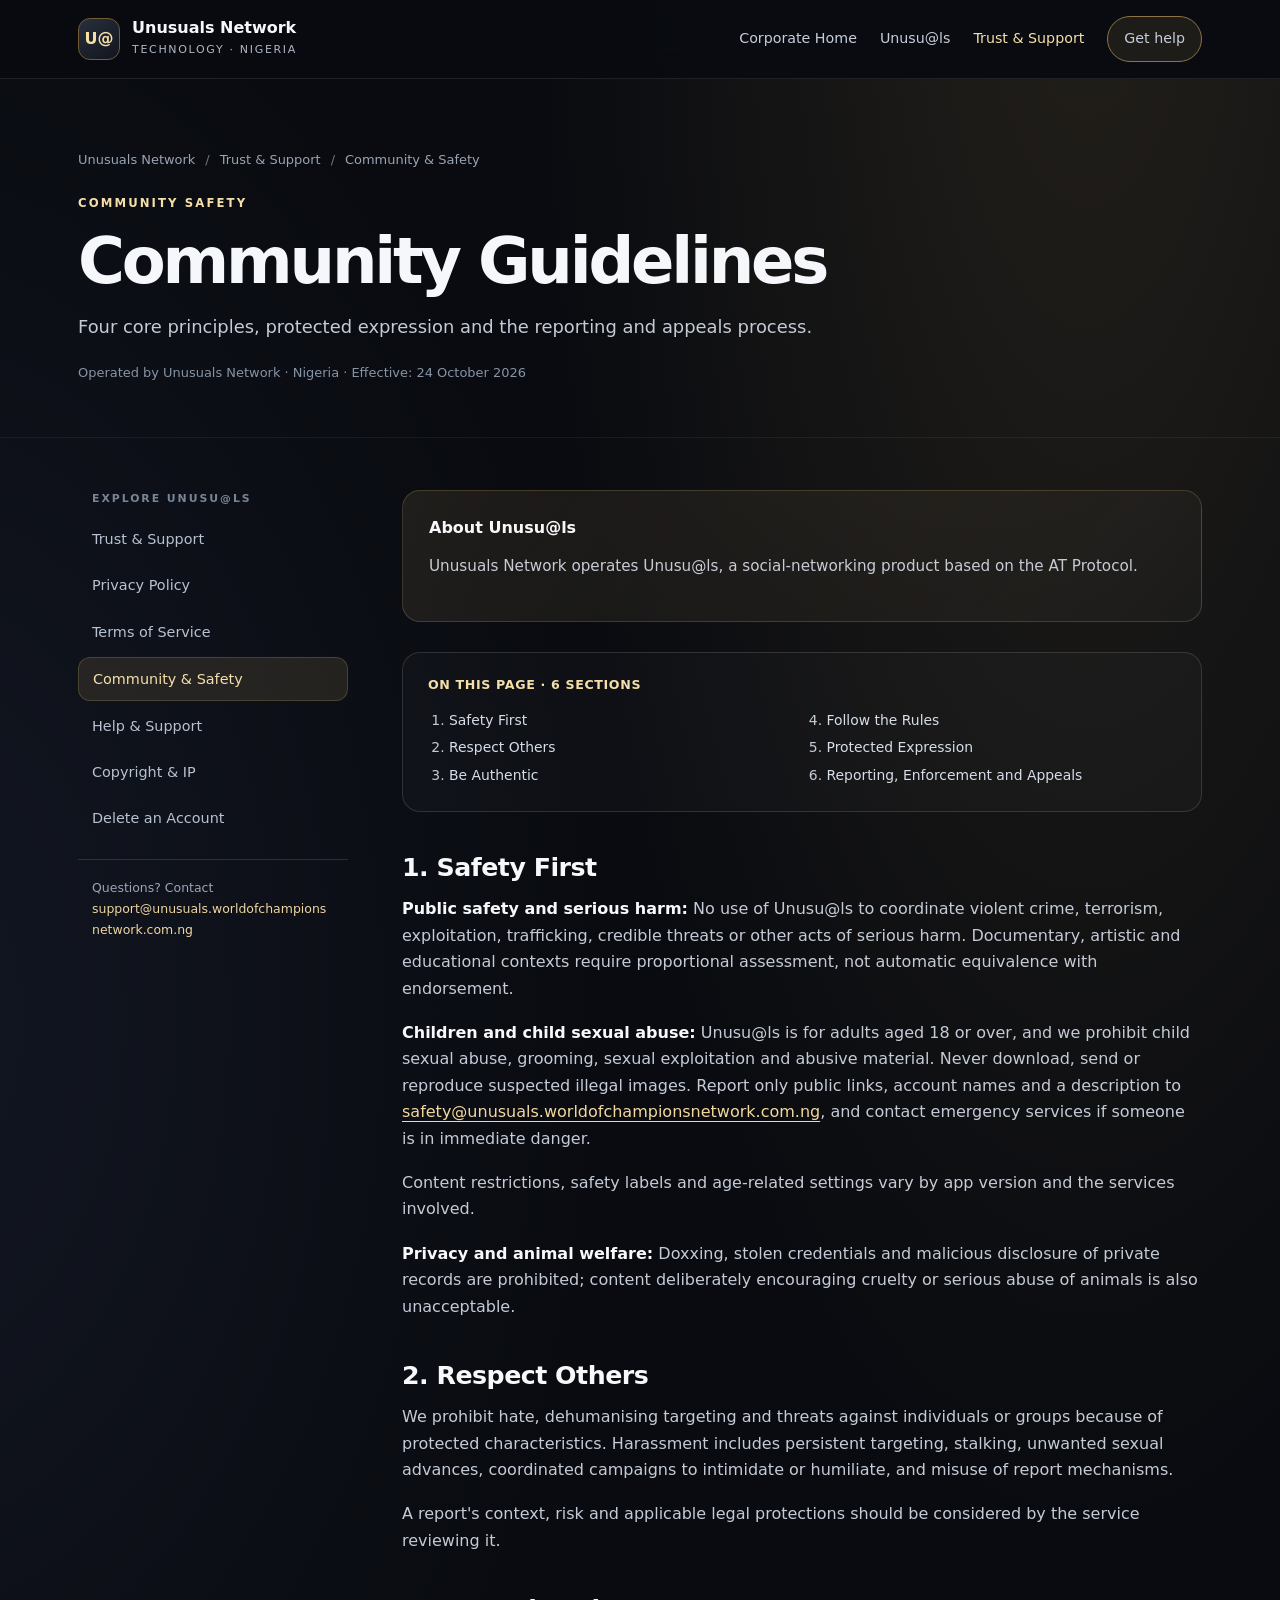
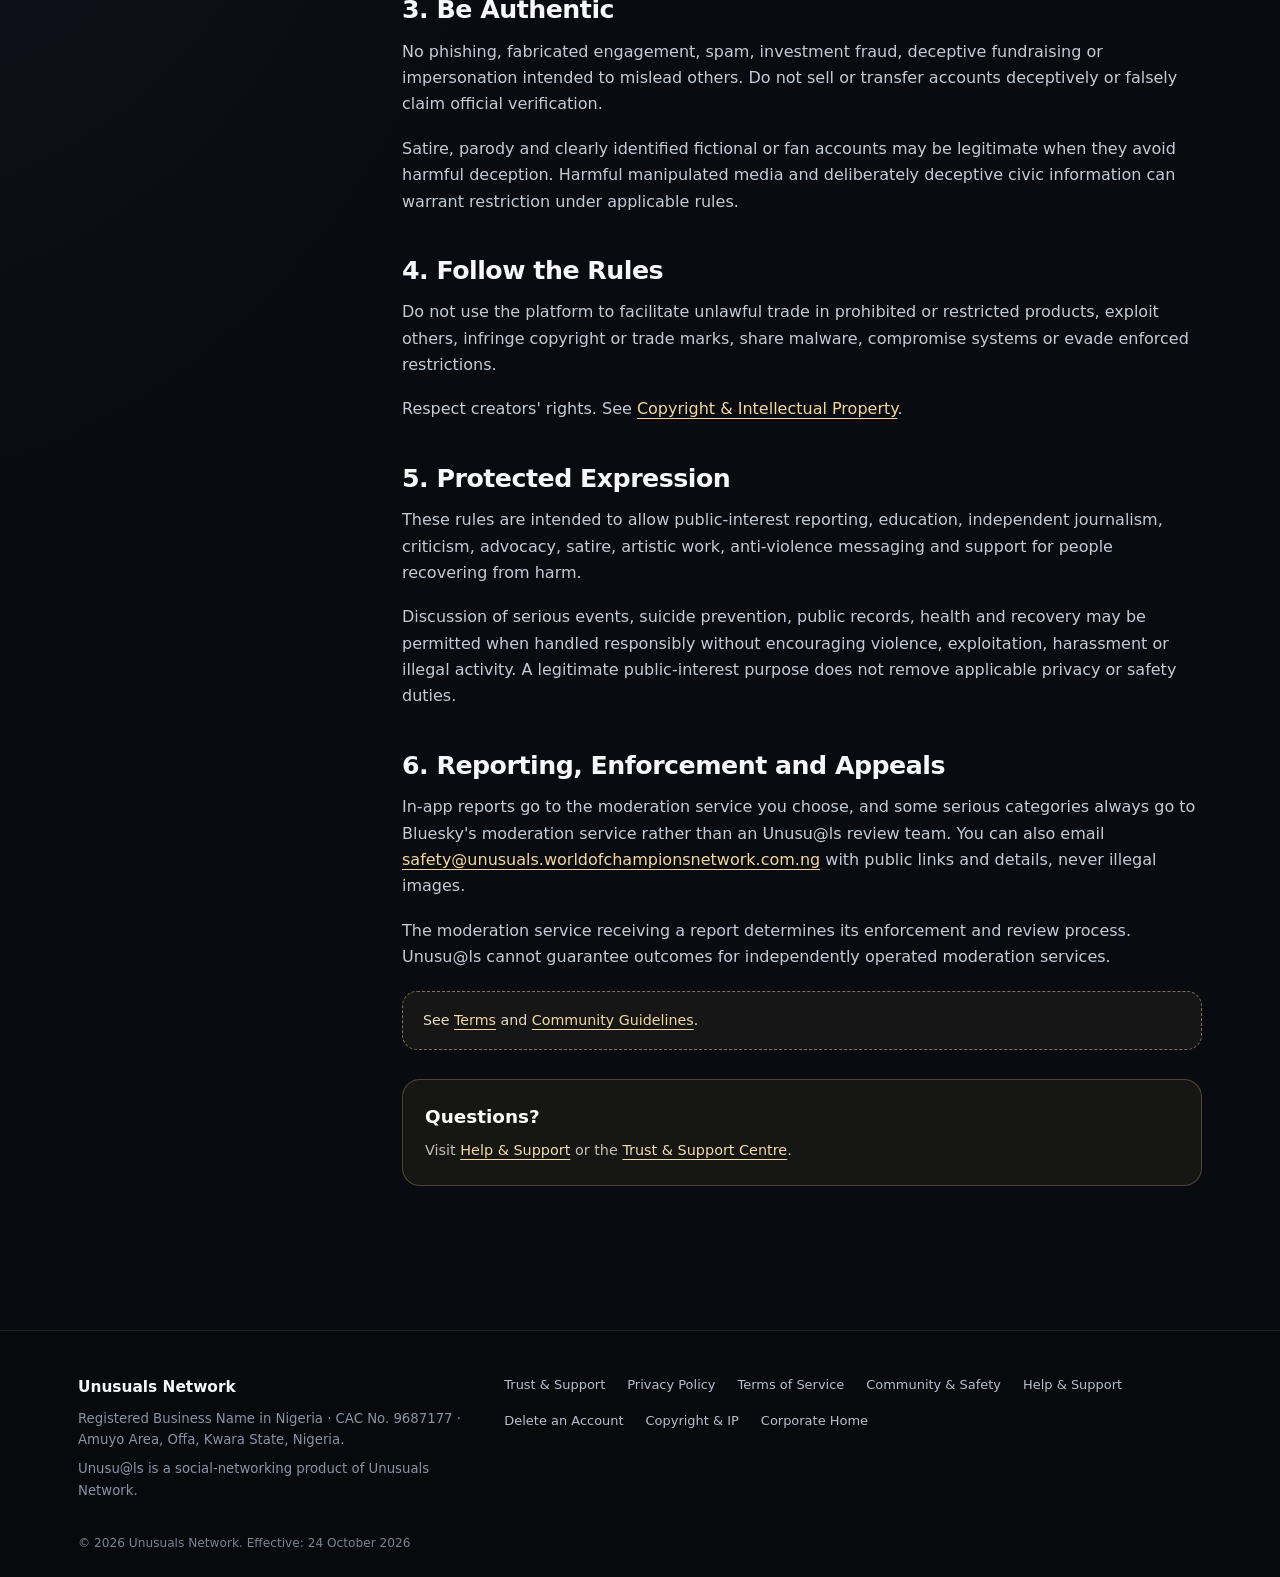
<file: unusuals/safety/index.html>
<!DOCTYPE html>

<html lang="en"><head><meta charset="utf-8"/><meta content="width=device-width,initial-scale=1" name="viewport"/><meta content="#090b10" name="theme-color"/><title>Community Guidelines — Unusu@ls</title><link rel="canonical" href="https://www.unusuals.worldofchampionsnetwork.com.ng/unusuals/safety/"/><meta content="Standards for participation, reporting harmful content and protecting people across our community." name="description"/><link href="../../assets/css/app-policy.css" rel="stylesheet"/><script defer="" src="../../assets/js/app-policy.js"></script></head><body><a class="skip-link" href="#main">Skip to content</a>
<header class="site-header"><nav aria-label="Primary navigation" class="container nav-wrap"><a class="brand" href="https://www.unusuals.worldofchampionsnetwork.com.ng/"><span aria-hidden="true" class="brand-mark">U@</span><span class="brand-text"><strong>Unusuals Network</strong><span>Technology · Nigeria</span></span></a><button aria-expanded="false" aria-label="Toggle navigation" class="menu-toggle"><span></span><span></span><span></span></button><div class="nav-links" data-open="false"><a href="https://www.unusuals.worldofchampionsnetwork.com.ng/">Corporate Home</a><a href="https://www.unusuals.worldofchampionsnetwork.com.ng/unusuals/">Unusu@ls</a><a aria-current="page" href="../help/">Trust &amp; Support</a><a class="nav-cta" href="../support/">Get help</a></div></nav></header>
<main id="main"><section class="hero hero-small"><div class="container"><div class="breadcrumb"><a href="https://www.unusuals.worldofchampionsnetwork.com.ng/">Unusuals Network</a><span>/</span><a href="../help/">Trust &amp; Support</a><span>/</span>Community &amp; Safety</div><div class="eyebrow">Community safety</div><h1>Community Guidelines</h1><p>Four core principles, protected expression and the reporting and appeals process.</p><div class="meta">Operated by Unusuals Network · Nigeria · Effective: 24 October 2026</div></div></section>
<section class="container layout"><aside aria-label="Policy navigation" class="sidebar"><div class="side-label">Explore Unusu@ls</div><ul class="side-list"><li><a href="../help/">Trust &amp; Support</a></li><li><a href="../privacy/">Privacy Policy</a></li><li><a href="../terms/">Terms of Service</a></li><li><a aria-current="page" href="../safety/">Community &amp; Safety</a></li><li><a href="../support/">Help &amp; Support</a></li><li><a href="../copyright/">Copyright &amp; IP</a></li><li><a href="../account-deletion/">Delete an Account</a></li></ul><div class="sidebar-contact">Questions? Contact <a href="mailto:support@unusuals.worldofchampionsnetwork.com.ng">support@unusuals.worldofchampionsnetwork.com.ng</a></div></aside><article class="content"><div class="prose"><div class="lede-panel"><strong>About Unusu@ls</strong><p>Unusuals Network operates Unusu@ls, a social-networking product based on the AT Protocol.</p></div><nav aria-label="Community Guidelines sections" class="policy-toc"><div class="policy-toc-title">On this page · 6 sections</div><ol><li><a href="#section-1">Safety First</a></li><li><a href="#section-2">Respect Others</a></li><li><a href="#section-3">Be Authentic</a></li><li><a href="#section-4">Follow the Rules</a></li><li><a href="#section-5">Protected Expression</a></li><li><a href="#section-6">Reporting, Enforcement and Appeals</a></li></ol></nav><h2 id="section-1">1. Safety First</h2><p><strong>Public safety and serious harm:</strong> No use of Unusu@ls to coordinate violent crime, terrorism, exploitation, trafficking, credible threats or other acts of serious harm. Documentary, artistic and educational contexts require proportional assessment, not automatic equivalence with endorsement.</p><p><strong>Children and child sexual abuse:</strong> Unusu@ls is for adults aged 18 or over, and we prohibit child sexual abuse, grooming, sexual exploitation and abusive material. Never download, send or reproduce suspected illegal images. Report only public links, account names and a description to <a href="mailto:safety@unusuals.worldofchampionsnetwork.com.ng">safety@unusuals.worldofchampionsnetwork.com.ng</a>, and contact emergency services if someone is in immediate danger.</p><p>Content restrictions, safety labels and age-related settings vary by app version and the services involved.</p><p><strong>Privacy and animal welfare:</strong> Doxxing, stolen credentials and malicious disclosure of private records are prohibited; content deliberately encouraging cruelty or serious abuse of animals is also unacceptable.</p><h2 id="section-2">2. Respect Others</h2><p>We prohibit hate, dehumanising targeting and threats against individuals or groups because of protected characteristics. Harassment includes persistent targeting, stalking, unwanted sexual advances, coordinated campaigns to intimidate or humiliate, and misuse of report mechanisms.</p><p>A report's context, risk and applicable legal protections should be considered by the service reviewing it.</p><h2 id="section-3">3. Be Authentic</h2><p>No phishing, fabricated engagement, spam, investment fraud, deceptive fundraising or impersonation intended to mislead others. Do not sell or transfer accounts deceptively or falsely claim official verification.</p><p>Satire, parody and clearly identified fictional or fan accounts may be legitimate when they avoid harmful deception. Harmful manipulated media and deliberately deceptive civic information can warrant restriction under applicable rules.</p><h2 id="section-4">4. Follow the Rules</h2><p>Do not use the platform to facilitate unlawful trade in prohibited or restricted products, exploit others, infringe copyright or trade marks, share malware, compromise systems or evade enforced restrictions.</p><p>Respect creators' rights. See <a href="../copyright/">Copyright &amp; Intellectual Property</a>.</p><h2 id="section-5">5. Protected Expression</h2><p>These rules are intended to allow public-interest reporting, education, independent journalism, criticism, advocacy, satire, artistic work, anti-violence messaging and support for people recovering from harm.</p><p>Discussion of serious events, suicide prevention, public records, health and recovery may be permitted when handled responsibly without encouraging violence, exploitation, harassment or illegal activity. A legitimate public-interest purpose does not remove applicable privacy or safety duties.</p><h2 id="section-6">6. Reporting, Enforcement and Appeals</h2><p>In-app reports go to the moderation service you choose, and some serious categories always go to Bluesky's moderation service rather than an Unusu@ls review team. You can also email <a href="mailto:safety@unusuals.worldofchampionsnetwork.com.ng">safety@unusuals.worldofchampionsnetwork.com.ng</a> with public links and details, never illegal images.</p><p>The moderation service receiving a report determines its enforcement and review process. Unusu@ls cannot guarantee outcomes for independently operated moderation services.</p><div class="design-note">See <a href="../terms/">Terms</a> and <a href="../safety/">Community Guidelines</a>.</div><div class="approval-panel"><h3>Questions?</h3><p>Visit <a href="../support/">Help &amp; Support</a> or the <a href="../help/">Trust &amp; Support Centre</a>.</p></div></div></article></section></main><footer class="site-footer"><div class="container footer-inner"><div><strong>Unusuals Network</strong><p>Registered Business Name in Nigeria · CAC No. 9687177 · Amuyo Area, Offa, Kwara State, Nigeria.</p><p>Unusu@ls is a social-networking product of Unusuals Network.</p></div><nav aria-label="Footer navigation" class="footer-links"><a href="../help/">Trust &amp; Support</a><a href="../privacy/">Privacy Policy</a><a href="../terms/">Terms of Service</a><a href="../safety/">Community &amp; Safety</a><a href="../support/">Help &amp; Support</a><a href="../account-deletion/">Delete an Account</a><a href="../copyright/">Copyright &amp; IP</a><a href="https://www.unusuals.worldofchampionsnetwork.com.ng/">Corporate Home</a></nav></div><div class="container footer-copy">© 2026 Unusuals Network. Effective: 24 October 2026</div></footer></body></html>
</file>
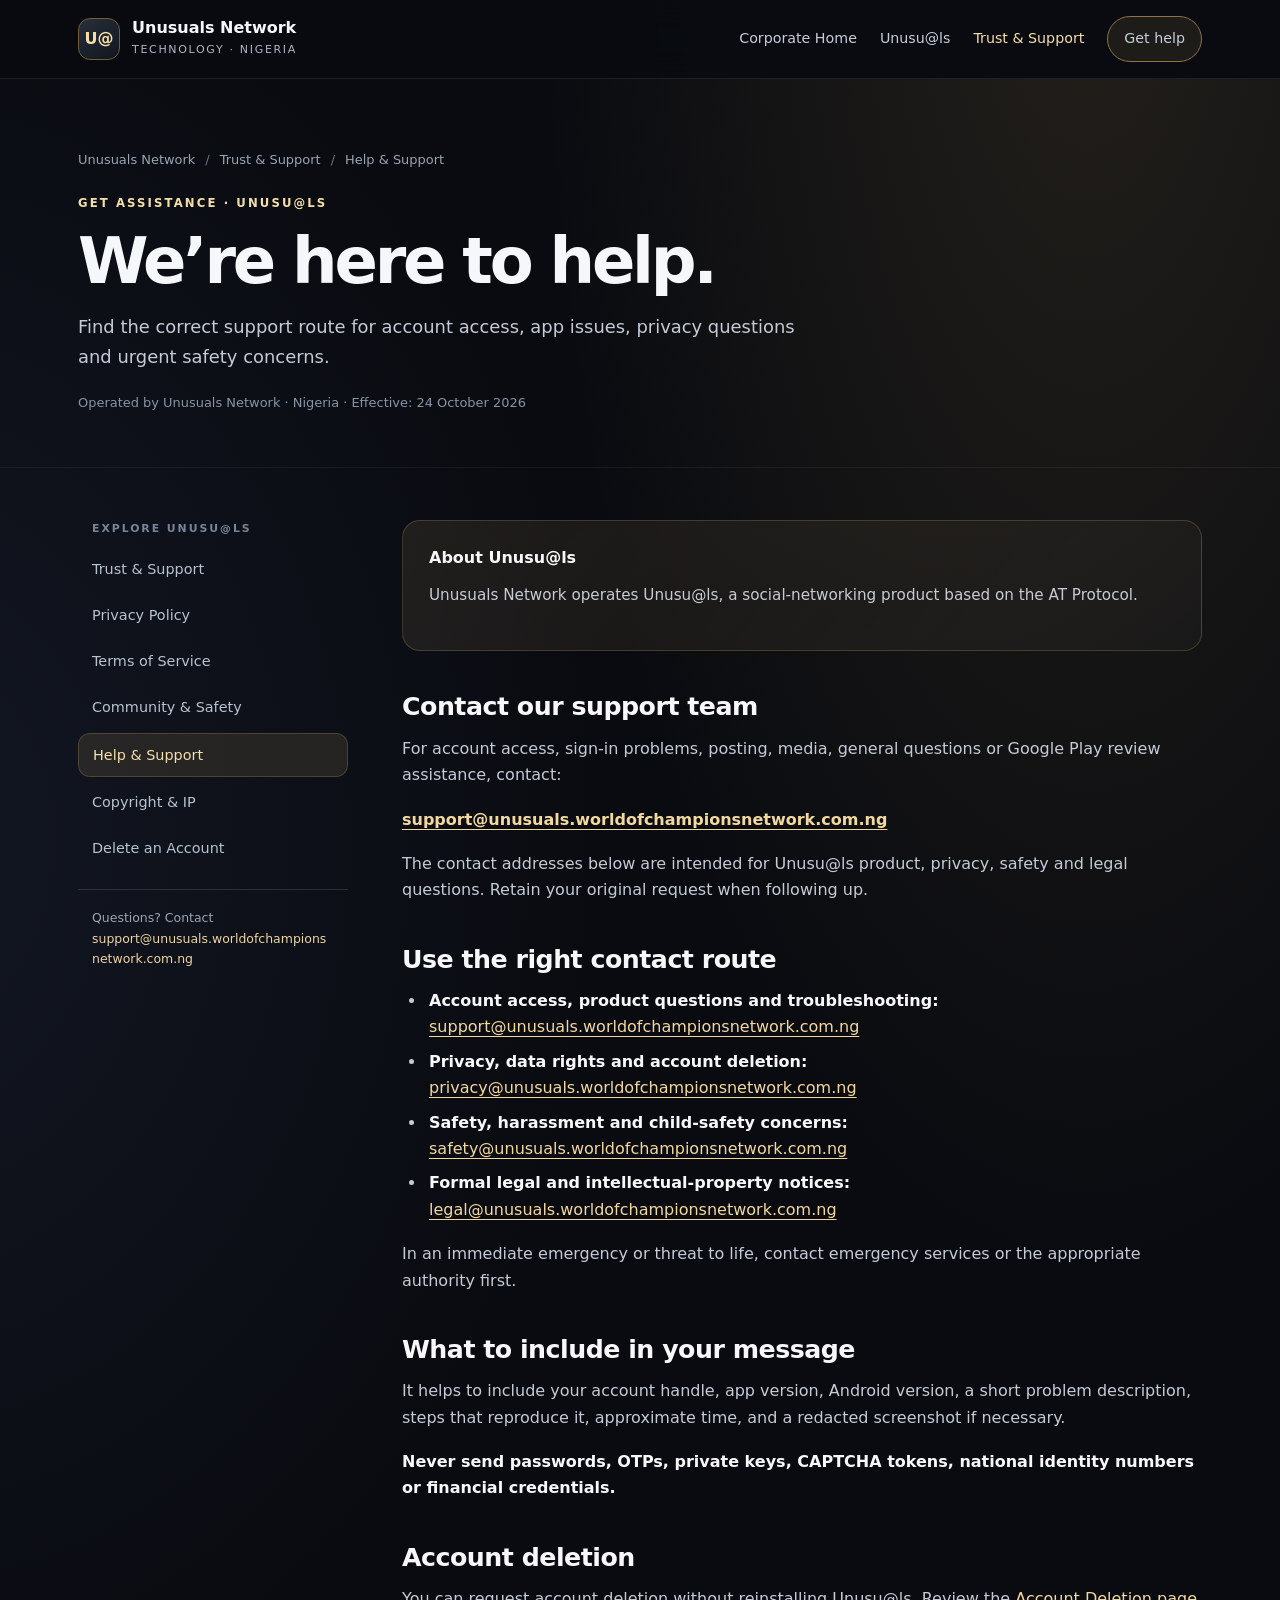
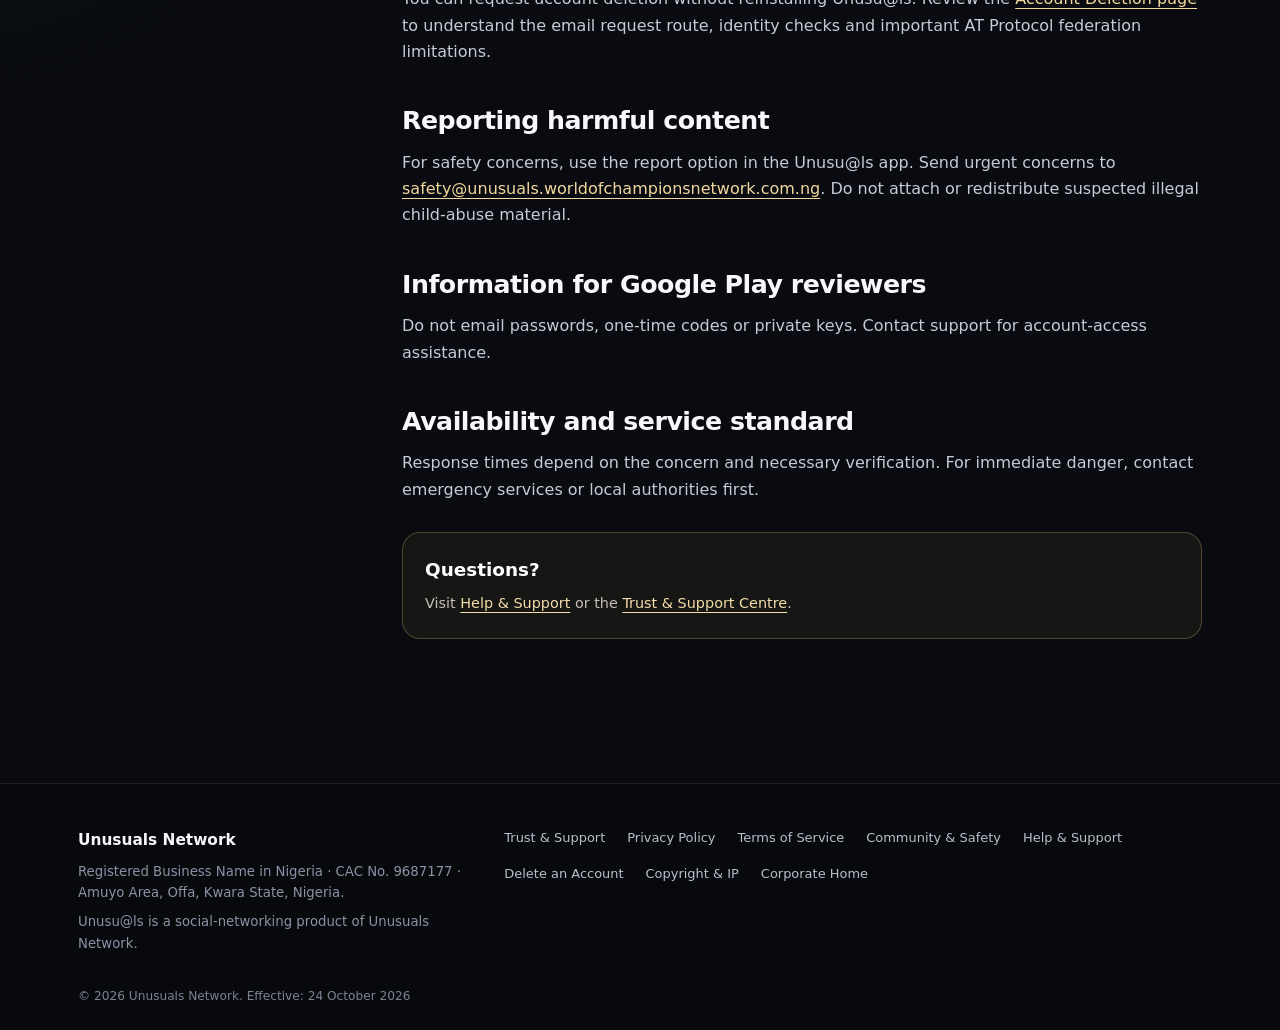
<file: unusuals/support/index.html>
<!DOCTYPE html>
<html lang="en"><head><meta charset="utf-8"/><meta content="width=device-width,initial-scale=1" name="viewport"/><meta content="#090b10" name="theme-color"/><title>Help &amp; Support — Unusu@ls</title><link rel="canonical" href="https://www.unusuals.worldofchampionsnetwork.com.ng/unusuals/support/"/><meta content="Find the correct support route for account access, app issues, privacy questions and urgent safety concerns." name="description"/><link href="../../assets/css/app-policy.css" rel="stylesheet"/><script defer="" src="../../assets/js/app-policy.js"></script></head><body><a class="skip-link" href="#main">Skip to content</a>
<header class="site-header"><nav aria-label="Primary navigation" class="container nav-wrap"><a class="brand" href="https://www.unusuals.worldofchampionsnetwork.com.ng/"><span aria-hidden="true" class="brand-mark">U@</span><span class="brand-text"><strong>Unusuals Network</strong><span>Technology · Nigeria</span></span></a><button aria-expanded="false" aria-label="Toggle navigation" class="menu-toggle"><span></span><span></span><span></span></button><div class="nav-links" data-open="false"><a href="https://www.unusuals.worldofchampionsnetwork.com.ng/">Corporate Home</a><a href="https://www.unusuals.worldofchampionsnetwork.com.ng/unusuals/">Unusu@ls</a><a aria-current="page" href="../help/">Trust &amp; Support</a><a class="nav-cta" href="../support/">Get help</a></div></nav></header>
<main id="main"><section class="hero hero-small"><div class="container"><div class="breadcrumb"><a href="https://www.unusuals.worldofchampionsnetwork.com.ng/">Unusuals Network</a><span>/</span><a href="../help/">Trust &amp; Support</a><span>/</span>Help &amp; Support</div><div class="eyebrow">Get assistance · Unusu@ls</div><h1>We’re here to help.</h1><p>Find the correct support route for account access, app issues, privacy questions and urgent safety concerns.</p><div class="meta">Operated by Unusuals Network · Nigeria · Effective: 24 October 2026</div></div></section>
<section class="container layout"><aside aria-label="Policy navigation" class="sidebar"><div class="side-label">Explore Unusu@ls</div><ul class="side-list"><li><a href="../help/">Trust &amp; Support</a></li><li><a href="../privacy/">Privacy Policy</a></li><li><a href="../terms/">Terms of Service</a></li><li><a href="../safety/">Community &amp; Safety</a></li><li><a aria-current="page" href="../support/">Help &amp; Support</a></li><li><a href="../copyright/">Copyright &amp; IP</a></li><li><a href="../account-deletion/">Delete an Account</a></li></ul><div class="sidebar-contact">Questions? Contact <a href="mailto:support@unusuals.worldofchampionsnetwork.com.ng">support@unusuals.worldofchampionsnetwork.com.ng</a></div></aside><article class="content"><div class="prose"><div class="lede-panel"><strong>About Unusu@ls</strong><p>Unusuals Network operates Unusu@ls, a social-networking product based on the AT Protocol.</p></div><h2>Contact our support team</h2>
<p>For account access, sign-in problems, posting, media, general questions or Google Play review assistance, contact:</p>
<p><strong><a href="mailto:support@unusuals.worldofchampionsnetwork.com.ng">support@unusuals.worldofchampionsnetwork.com.ng</a></strong></p>
<p>The contact addresses below are intended for Unusu@ls product, privacy, safety and legal questions. Retain your original request when following up.</p>
<h2>Use the right contact route</h2>
<ul>
<li><strong>Account access, product questions and troubleshooting:</strong> <a href="mailto:support@unusuals.worldofchampionsnetwork.com.ng">support@unusuals.worldofchampionsnetwork.com.ng</a></li>
<li><strong>Privacy, data rights and account deletion:</strong> <a href="mailto:privacy@unusuals.worldofchampionsnetwork.com.ng">privacy@unusuals.worldofchampionsnetwork.com.ng</a></li>
<li><strong>Safety, harassment and child-safety concerns:</strong> <a href="mailto:safety@unusuals.worldofchampionsnetwork.com.ng">safety@unusuals.worldofchampionsnetwork.com.ng</a></li>
<li><strong>Formal legal and intellectual-property notices:</strong> <a href="mailto:legal@unusuals.worldofchampionsnetwork.com.ng">legal@unusuals.worldofchampionsnetwork.com.ng</a></li>
</ul>
<p>In an immediate emergency or threat to life, contact emergency services or the appropriate authority first.</p>
<h2>What to include in your message</h2>
<p>It helps to include your account handle, app version, Android version, a short problem description, steps that reproduce it, approximate time, and a redacted screenshot if necessary.</p>
<p><strong>Never send passwords, OTPs, private keys, CAPTCHA tokens, national identity numbers or financial credentials.</strong></p>
<h2>Account deletion</h2>
<p>You can request account deletion without reinstalling Unusu@ls. Review the <a href="../account-deletion/">Account Deletion page</a> to understand the email request route, identity checks and important AT Protocol federation limitations.</p>
<h2>Reporting harmful content</h2>
<p>For safety concerns, use the report option in the Unusu@ls app. Send urgent concerns to <a href="mailto:safety@unusuals.worldofchampionsnetwork.com.ng">safety@unusuals.worldofchampionsnetwork.com.ng</a>. Do not attach or redistribute suspected illegal child-abuse material.</p>
<h2>Information for Google Play reviewers</h2>
<p>Do not email passwords, one-time codes or private keys. Contact support for account-access assistance.</p>
<h2>Availability and service standard</h2>
<p>Response times depend on the concern and necessary verification. For immediate danger, contact emergency services or local authorities first.</p>
<div class="approval-panel"><h3>Questions?</h3><p>Visit <a href="../support/">Help &amp; Support</a> or the <a href="../help/">Trust &amp; Support Centre</a>.</p></div></div></article></section></main><footer class="site-footer"><div class="container footer-inner"><div><strong>Unusuals Network</strong><p>Registered Business Name in Nigeria · CAC No. 9687177 · Amuyo Area, Offa, Kwara State, Nigeria.</p><p>Unusu@ls is a social-networking product of Unusuals Network.</p></div><nav aria-label="Footer navigation" class="footer-links"><a href="../help/">Trust &amp; Support</a><a href="../privacy/">Privacy Policy</a><a href="../terms/">Terms of Service</a><a href="../safety/">Community &amp; Safety</a><a href="../support/">Help &amp; Support</a><a href="../account-deletion/">Delete an Account</a><a href="../copyright/">Copyright &amp; IP</a><a href="https://www.unusuals.worldofchampionsnetwork.com.ng/">Corporate Home</a></nav></div><div class="container footer-copy">© 2026 Unusuals Network. Effective: 24 October 2026</div></footer></body></html>
</file>
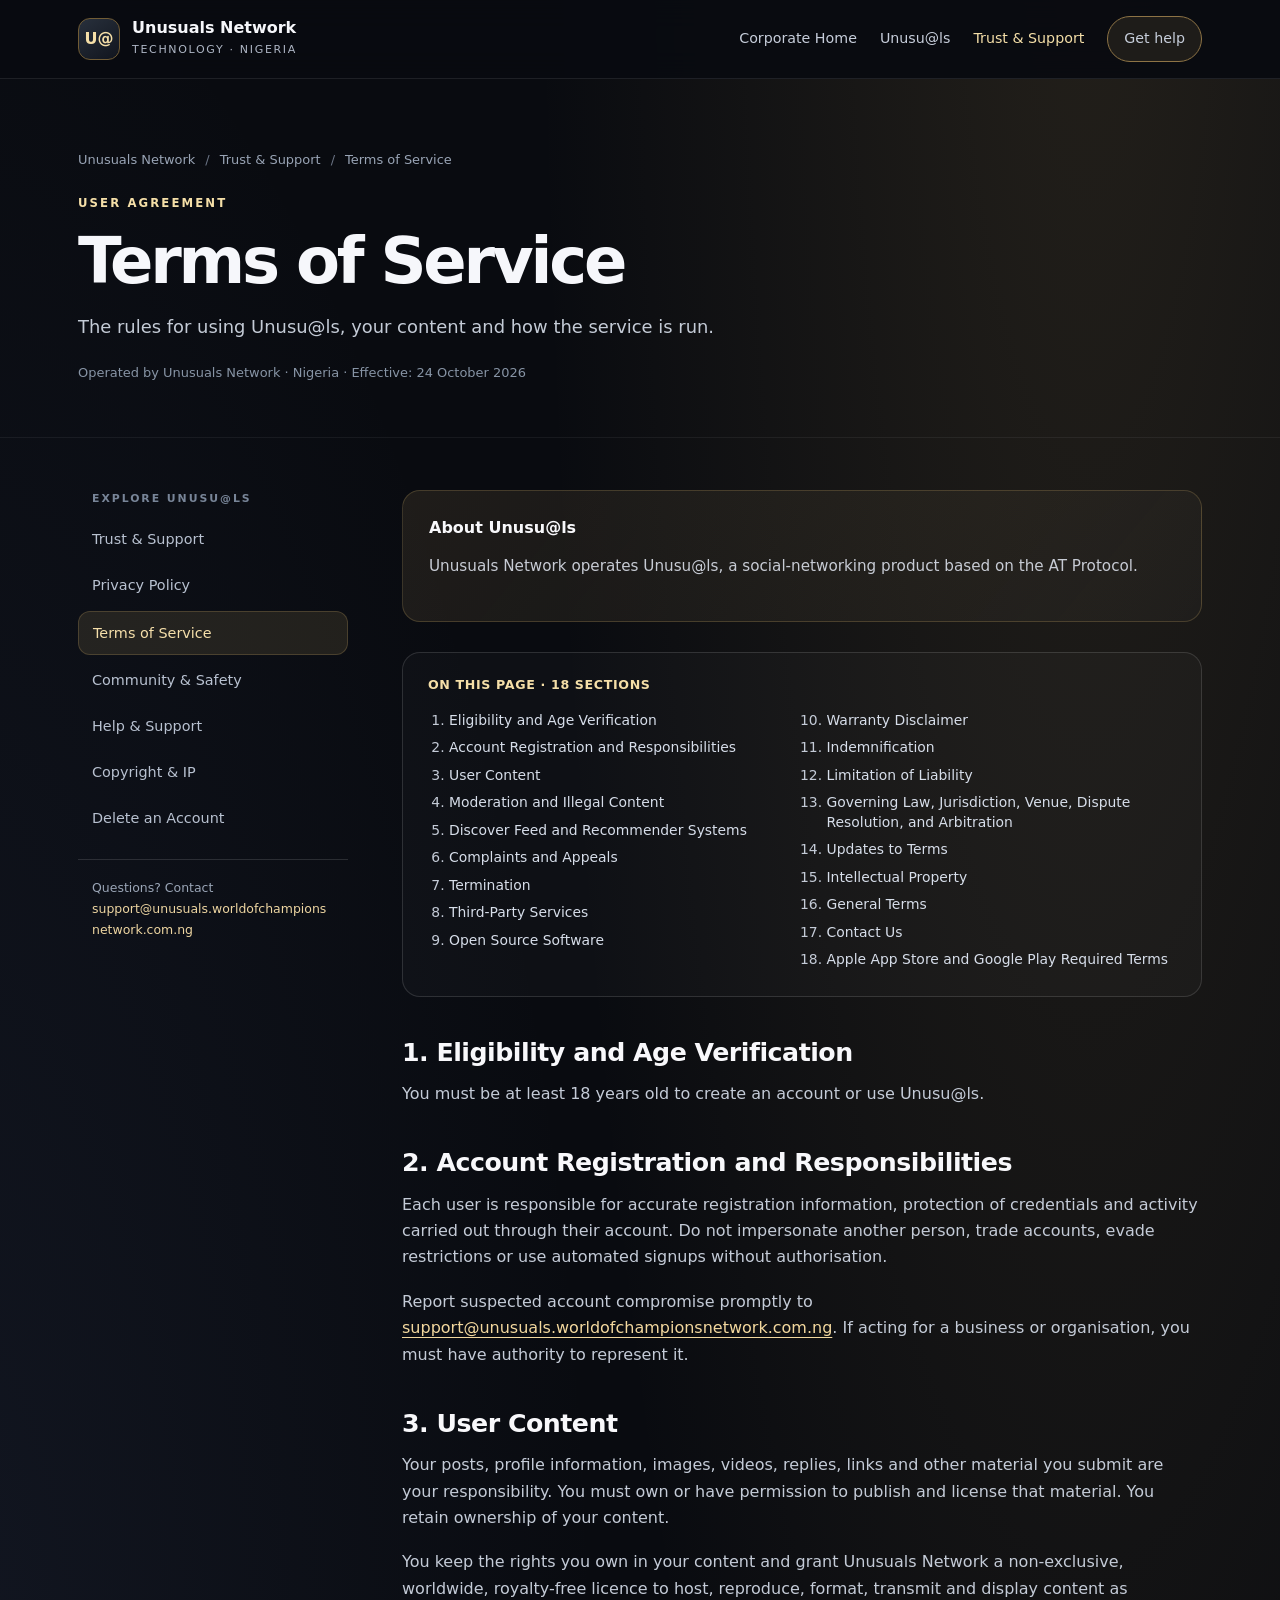
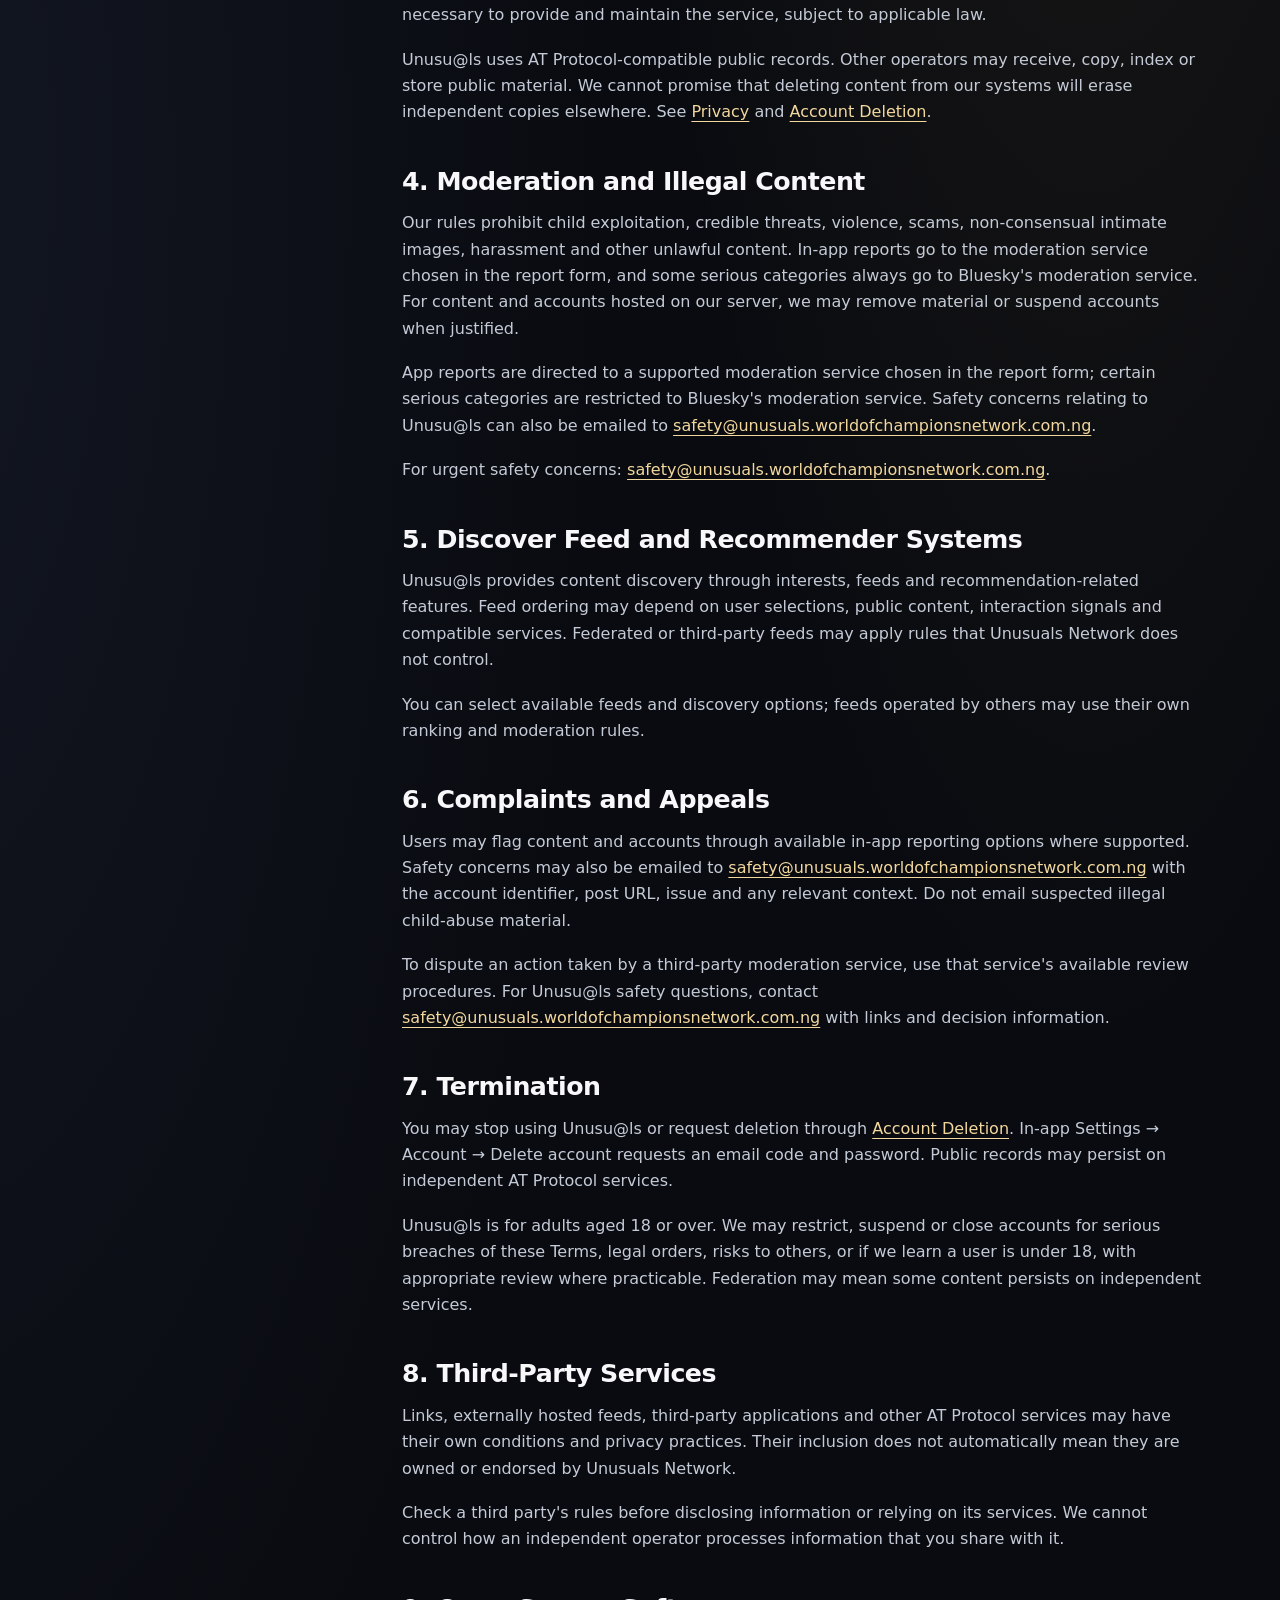
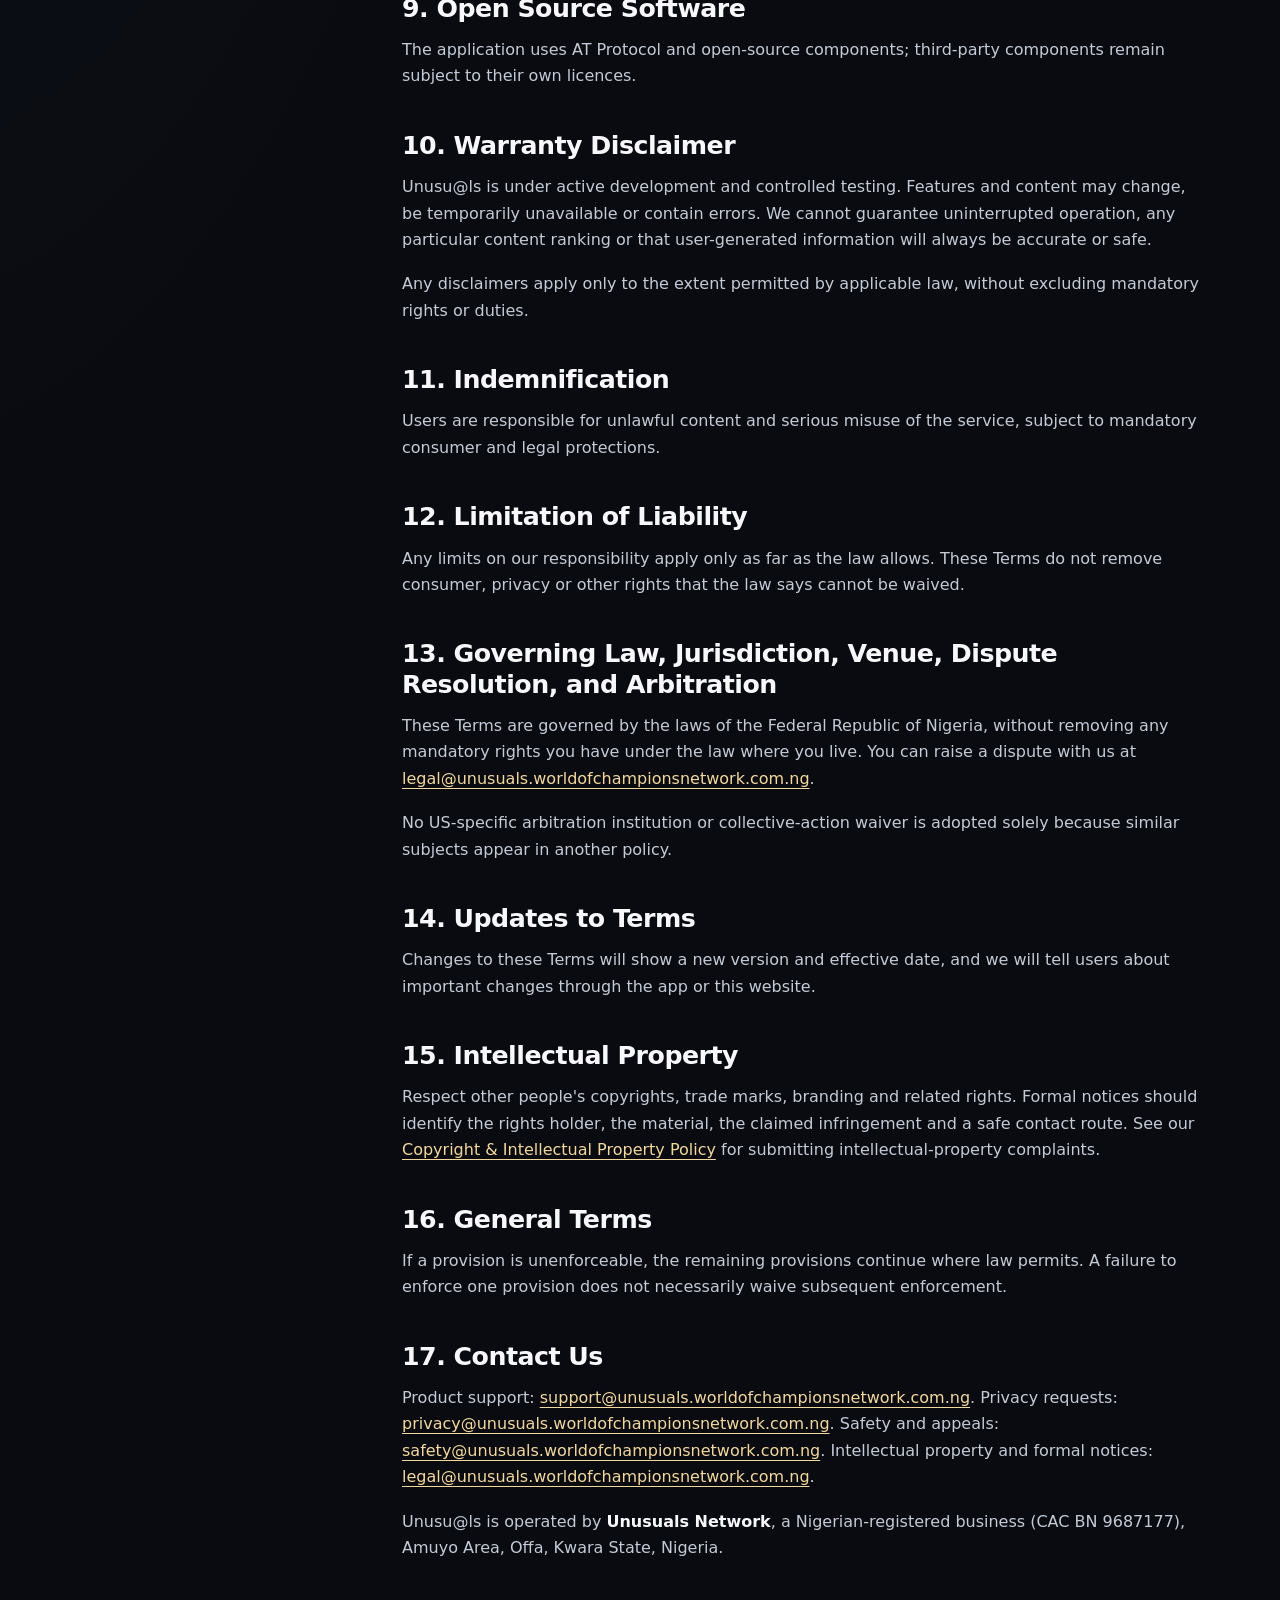
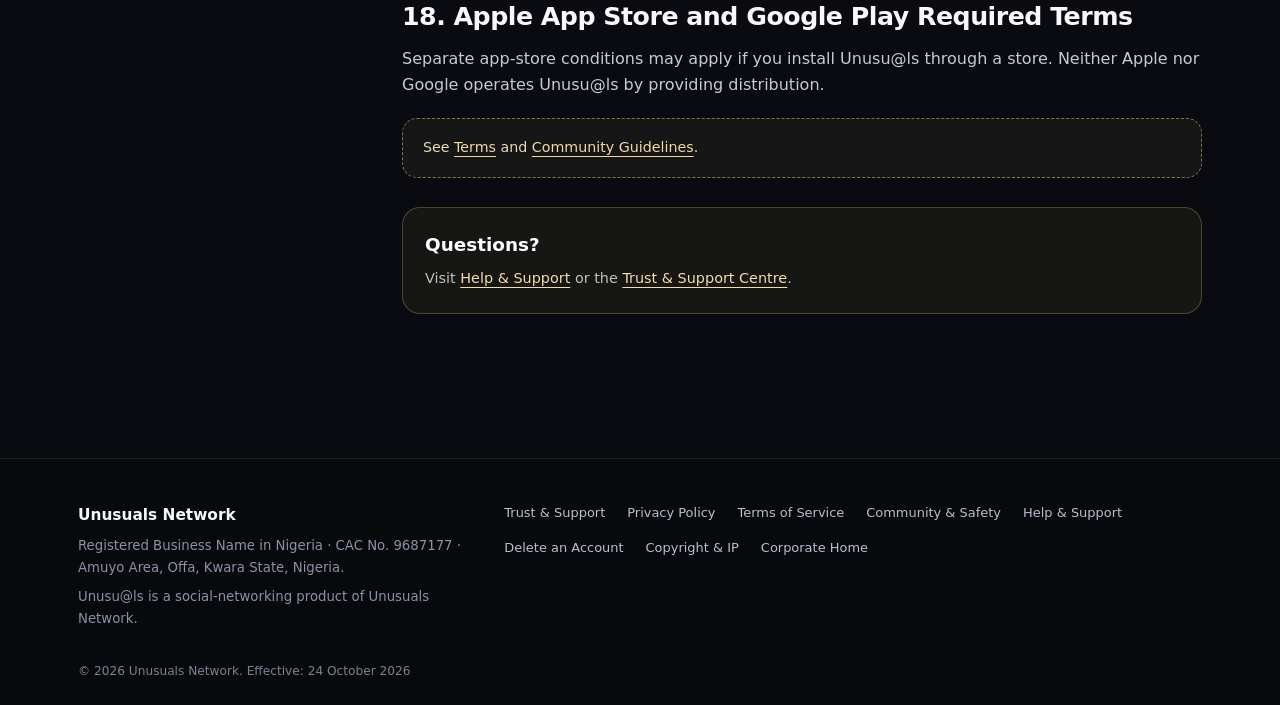
<file: unusuals/terms/index.html>
<!DOCTYPE html>

<html lang="en"><head><meta charset="utf-8"/><meta content="width=device-width,initial-scale=1" name="viewport"/><meta content="#090b10" name="theme-color"/><title>Terms of Service — Unusu@ls</title><link rel="canonical" href="https://www.unusuals.worldofchampionsnetwork.com.ng/unusuals/terms/"/><meta content="The terms for accounts, content, moderation and use of the Unusu@ls service." name="description"/><link href="../../assets/css/app-policy.css" rel="stylesheet"/><script defer="" src="../../assets/js/app-policy.js"></script></head><body><a class="skip-link" href="#main">Skip to content</a>
<header class="site-header"><nav aria-label="Primary navigation" class="container nav-wrap"><a class="brand" href="https://www.unusuals.worldofchampionsnetwork.com.ng/"><span aria-hidden="true" class="brand-mark">U@</span><span class="brand-text"><strong>Unusuals Network</strong><span>Technology · Nigeria</span></span></a><button aria-expanded="false" aria-label="Toggle navigation" class="menu-toggle"><span></span><span></span><span></span></button><div class="nav-links" data-open="false"><a href="https://www.unusuals.worldofchampionsnetwork.com.ng/">Corporate Home</a><a href="https://www.unusuals.worldofchampionsnetwork.com.ng/unusuals/">Unusu@ls</a><a aria-current="page" href="../help/">Trust &amp; Support</a><a class="nav-cta" href="../support/">Get help</a></div></nav></header>
<main id="main"><section class="hero hero-small"><div class="container"><div class="breadcrumb"><a href="https://www.unusuals.worldofchampionsnetwork.com.ng/">Unusuals Network</a><span>/</span><a href="../help/">Trust &amp; Support</a><span>/</span>Terms of Service</div><div class="eyebrow">User agreement</div><h1>Terms of Service</h1><p>The rules for using Unusu@ls, your content and how the service is run.</p><div class="meta">Operated by Unusuals Network · Nigeria · Effective: 24 October 2026</div></div></section>
<section class="container layout"><aside aria-label="Policy navigation" class="sidebar"><div class="side-label">Explore Unusu@ls</div><ul class="side-list"><li><a href="../help/">Trust &amp; Support</a></li><li><a href="../privacy/">Privacy Policy</a></li><li><a aria-current="page" href="../terms/">Terms of Service</a></li><li><a href="../safety/">Community &amp; Safety</a></li><li><a href="../support/">Help &amp; Support</a></li><li><a href="../copyright/">Copyright &amp; IP</a></li><li><a href="../account-deletion/">Delete an Account</a></li></ul><div class="sidebar-contact">Questions? Contact <a href="mailto:support@unusuals.worldofchampionsnetwork.com.ng">support@unusuals.worldofchampionsnetwork.com.ng</a></div></aside><article class="content"><div class="prose"><div class="lede-panel"><strong>About Unusu@ls</strong><p>Unusuals Network operates Unusu@ls, a social-networking product based on the AT Protocol.</p></div><nav aria-label="Terms of Service sections" class="policy-toc"><div class="policy-toc-title">On this page · 18 sections</div><ol><li><a href="#section-1">Eligibility and Age Verification</a></li><li><a href="#section-2">Account Registration and Responsibilities</a></li><li><a href="#section-3">User Content</a></li><li><a href="#section-4">Moderation and Illegal Content</a></li><li><a href="#section-5">Discover Feed and Recommender Systems</a></li><li><a href="#section-6">Complaints and Appeals</a></li><li><a href="#section-7">Termination</a></li><li><a href="#section-8">Third-Party Services</a></li><li><a href="#section-9">Open Source Software</a></li><li><a href="#section-10">Warranty Disclaimer</a></li><li><a href="#section-11">Indemnification</a></li><li><a href="#section-12">Limitation of Liability</a></li><li><a href="#section-13">Governing Law, Jurisdiction, Venue, Dispute Resolution, and Arbitration</a></li><li><a href="#section-14">Updates to Terms</a></li><li><a href="#section-15">Intellectual Property</a></li><li><a href="#section-16">General Terms</a></li><li><a href="#section-17">Contact Us</a></li><li><a href="#section-18">Apple App Store and Google Play Required Terms</a></li></ol></nav><h2 id="section-1">1. Eligibility and Age Verification</h2><p>You must be at least 18 years old to create an account or use Unusu@ls.</p><h2 id="section-2">2. Account Registration and Responsibilities</h2><p>Each user is responsible for accurate registration information, protection of credentials and activity carried out through their account. Do not impersonate another person, trade accounts, evade restrictions or use automated signups without authorisation.</p><p>Report suspected account compromise promptly to <a href="mailto:support@unusuals.worldofchampionsnetwork.com.ng">support@unusuals.worldofchampionsnetwork.com.ng</a>. If acting for a business or organisation, you must have authority to represent it.</p><h2 id="section-3">3. User Content</h2><p>Your posts, profile information, images, videos, replies, links and other material you submit are your responsibility. You must own or have permission to publish and license that material. You retain ownership of your content.</p><p>You keep the rights you own in your content and grant Unusuals Network a non-exclusive, worldwide, royalty-free licence to host, reproduce, format, transmit and display content as necessary to provide and maintain the service, subject to applicable law.</p><p>Unusu@ls uses AT Protocol-compatible public records. Other operators may receive, copy, index or store public material. We cannot promise that deleting content from our systems will erase independent copies elsewhere. See <a href="../privacy/">Privacy</a> and <a href="../account-deletion/">Account Deletion</a>.</p><h2 id="section-4">4. Moderation and Illegal Content</h2><p>Our rules prohibit child exploitation, credible threats, violence, scams, non-consensual intimate images, harassment and other unlawful content. In-app reports go to the moderation service chosen in the report form, and some serious categories always go to Bluesky's moderation service. For content and accounts hosted on our server, we may remove material or suspend accounts when justified.</p><p>App reports are directed to a supported moderation service chosen in the report form; certain serious categories are restricted to Bluesky's moderation service. Safety concerns relating to Unusu@ls can also be emailed to <a href="mailto:safety@unusuals.worldofchampionsnetwork.com.ng">safety@unusuals.worldofchampionsnetwork.com.ng</a>.</p><p>For urgent safety concerns: <a href="mailto:safety@unusuals.worldofchampionsnetwork.com.ng">safety@unusuals.worldofchampionsnetwork.com.ng</a>.</p><h2 id="section-5">5. Discover Feed and Recommender Systems</h2><p>Unusu@ls provides content discovery through interests, feeds and recommendation-related features. Feed ordering may depend on user selections, public content, interaction signals and compatible services. Federated or third-party feeds may apply rules that Unusuals Network does not control.</p><p>You can select available feeds and discovery options; feeds operated by others may use their own ranking and moderation rules.</p><h2 id="section-6">6. Complaints and Appeals</h2><p>Users may flag content and accounts through available in-app reporting options where supported. Safety concerns may also be emailed to <a href="mailto:safety@unusuals.worldofchampionsnetwork.com.ng">safety@unusuals.worldofchampionsnetwork.com.ng</a> with the account identifier, post URL, issue and any relevant context. Do not email suspected illegal child-abuse material.</p><p>To dispute an action taken by a third-party moderation service, use that service's available review procedures. For Unusu@ls safety questions, contact <a href="mailto:safety@unusuals.worldofchampionsnetwork.com.ng">safety@unusuals.worldofchampionsnetwork.com.ng</a> with links and decision information.</p><h2 id="section-7">7. Termination</h2><p>You may stop using Unusu@ls or request deletion through <a href="../account-deletion/">Account Deletion</a>. In-app Settings → Account → Delete account requests an email code and password. Public records may persist on independent AT Protocol services.</p><p>Unusu@ls is for adults aged 18 or over. We may restrict, suspend or close accounts for serious breaches of these Terms, legal orders, risks to others, or if we learn a user is under 18, with appropriate review where practicable. Federation may mean some content persists on independent services.</p><h2 id="section-8">8. Third-Party Services</h2><p>Links, externally hosted feeds, third-party applications and other AT Protocol services may have their own conditions and privacy practices. Their inclusion does not automatically mean they are owned or endorsed by Unusuals Network.</p><p>Check a third party's rules before disclosing information or relying on its services. We cannot control how an independent operator processes information that you share with it.</p><h2 id="section-9">9. Open Source Software</h2><p>The application uses AT Protocol and open-source components; third-party components remain subject to their own licences.</p><h2 id="section-10">10. Warranty Disclaimer</h2><p>Unusu@ls is under active development and controlled testing. Features and content may change, be temporarily unavailable or contain errors. We cannot guarantee uninterrupted operation, any particular content ranking or that user-generated information will always be accurate or safe.</p><p>Any disclaimers apply only to the extent permitted by applicable law, without excluding mandatory rights or duties.</p><h2 id="section-11">11. Indemnification</h2><p>Users are responsible for unlawful content and serious misuse of the service, subject to mandatory consumer and legal protections.</p><h2 id="section-12">12. Limitation of Liability</h2><p>Any limits on our responsibility apply only as far as the law allows. These Terms do not remove consumer, privacy or other rights that the law says cannot be waived.</p><h2 id="section-13">13. Governing Law, Jurisdiction, Venue, Dispute Resolution, and Arbitration</h2><p>These Terms are governed by the laws of the Federal Republic of Nigeria, without removing any mandatory rights you have under the law where you live. You can raise a dispute with us at <a href="mailto:legal@unusuals.worldofchampionsnetwork.com.ng">legal@unusuals.worldofchampionsnetwork.com.ng</a>.</p><p>No US-specific arbitration institution or collective-action waiver is adopted solely because similar subjects appear in another policy.</p><h2 id="section-14">14. Updates to Terms</h2><p>Changes to these Terms will show a new version and effective date, and we will tell users about important changes through the app or this website.</p><h2 id="section-15">15. Intellectual Property</h2><p>Respect other people's copyrights, trade marks, branding and related rights. Formal notices should identify the rights holder, the material, the claimed infringement and a safe contact route. See our <a href="../copyright/">Copyright &amp; Intellectual Property Policy</a> for submitting intellectual-property complaints.</p><h2 id="section-16">16. General Terms</h2><p>If a provision is unenforceable, the remaining provisions continue where law permits. A failure to enforce one provision does not necessarily waive subsequent enforcement.</p><h2 id="section-17">17. Contact Us</h2><p>Product support: <a href="mailto:support@unusuals.worldofchampionsnetwork.com.ng">support@unusuals.worldofchampionsnetwork.com.ng</a>. Privacy requests: <a href="mailto:privacy@unusuals.worldofchampionsnetwork.com.ng">privacy@unusuals.worldofchampionsnetwork.com.ng</a>. Safety and appeals: <a href="mailto:safety@unusuals.worldofchampionsnetwork.com.ng">safety@unusuals.worldofchampionsnetwork.com.ng</a>. Intellectual property and formal notices: <a href="mailto:legal@unusuals.worldofchampionsnetwork.com.ng">legal@unusuals.worldofchampionsnetwork.com.ng</a>.</p><p>Unusu@ls is operated by <strong>Unusuals Network</strong>, a Nigerian-registered business (CAC BN 9687177), Amuyo Area, Offa, Kwara State, Nigeria.</p><h2 id="section-18">18. Apple App Store and Google Play Required Terms</h2><p>Separate app-store conditions may apply if you install Unusu@ls through a store. Neither Apple nor Google operates Unusu@ls by providing distribution.</p><div class="design-note">See <a href="../terms/">Terms</a> and <a href="../safety/">Community Guidelines</a>.</div><div class="approval-panel"><h3>Questions?</h3><p>Visit <a href="../support/">Help &amp; Support</a> or the <a href="../help/">Trust &amp; Support Centre</a>.</p></div></div></article></section></main><footer class="site-footer"><div class="container footer-inner"><div><strong>Unusuals Network</strong><p>Registered Business Name in Nigeria · CAC No. 9687177 · Amuyo Area, Offa, Kwara State, Nigeria.</p><p>Unusu@ls is a social-networking product of Unusuals Network.</p></div><nav aria-label="Footer navigation" class="footer-links"><a href="../help/">Trust &amp; Support</a><a href="../privacy/">Privacy Policy</a><a href="../terms/">Terms of Service</a><a href="../safety/">Community &amp; Safety</a><a href="../support/">Help &amp; Support</a><a href="../account-deletion/">Delete an Account</a><a href="../copyright/">Copyright &amp; IP</a><a href="https://www.unusuals.worldofchampionsnetwork.com.ng/">Corporate Home</a></nav></div><div class="container footer-copy">© 2026 Unusuals Network. Effective: 24 October 2026</div></footer></body></html>
</file>
<file: assets/css/site.css>
:root {
  --bg: #090b10;
  --bg-soft: #10141d;
  --panel: rgba(255,255,255,.055);
  --panel-strong: rgba(255,255,255,.085);
  --text: #f6f7fb;
  --muted: #aeb5c3;
  --line: rgba(255,255,255,.13);
  --silver: #d9dee8;
  --gold: #d5b26b;
  --gold-soft: #f2d99b;
  --max: 1160px;
  --radius: 24px;
  --shadow: 0 24px 80px rgba(0,0,0,.34);
}

* { box-sizing: border-box; }
html { scroll-behavior: smooth; }
body {
  margin: 0;
  min-height: 100vh;
  color: var(--text);
  background:
    radial-gradient(circle at 12% 10%, rgba(213,178,107,.12), transparent 28rem),
    radial-gradient(circle at 88% 24%, rgba(152,166,205,.11), transparent 25rem),
    linear-gradient(180deg, #080a0e 0%, #0b0e14 55%, #080a0e 100%);
  font-family: Inter, ui-sans-serif, system-ui, -apple-system, BlinkMacSystemFont, "Segoe UI", sans-serif;
  line-height: 1.6;
  -webkit-font-smoothing: antialiased;
}
a { color: inherit; }
img, svg { max-width: 100%; }
button, input { font: inherit; }

.skip-link {
  position: absolute; left: -9999px; top: 1rem;
  padding: .75rem 1rem; background: white; color: #111; z-index: 1000;
}
.skip-link:focus { left: 1rem; }

.site-header {
  position: sticky; top: 0; z-index: 50;
  backdrop-filter: blur(18px);
  background: rgba(9,11,16,.78);
  border-bottom: 1px solid rgba(255,255,255,.07);
}
.nav-wrap {
  max-width: var(--max); margin: 0 auto; padding: 0 24px;
  min-height: 74px; display: flex; align-items: center; justify-content: space-between; gap: 24px;
}
.brand { display: inline-flex; align-items: center; gap: 12px; text-decoration: none; }
.brand-mark {
  width: 38px; height: 38px; border: 1px solid rgba(255,255,255,.24); border-radius: 12px;
  display: grid; place-items: center; font-weight: 800; letter-spacing: -.06em;
  background: linear-gradient(145deg, rgba(255,255,255,.15), rgba(213,178,107,.08));
  box-shadow: inset 0 1px 0 rgba(255,255,255,.2);
}
.brand-copy { display: grid; line-height: 1.06; }
.brand-copy strong { font-size: .98rem; letter-spacing: .01em; }
.brand-copy span { font-size: .72rem; color: var(--muted); text-transform: uppercase; letter-spacing: .12em; margin-top: 4px; }

.nav-links { display: flex; align-items: center; gap: 24px; }
.nav-links a { color: #d9deea; text-decoration: none; font-size: .92rem; }
.nav-links a:hover, .nav-links a[aria-current="page"] { color: #fff; }
.nav-cta {
  border: 1px solid rgba(213,178,107,.45); padding: 9px 14px; border-radius: 999px;
  background: rgba(213,178,107,.08);
}
.menu-toggle { display: none; border: 0; color: white; background: transparent; padding: 8px; cursor: pointer; }
.menu-toggle span { display: block; width: 22px; height: 2px; background: currentColor; margin: 5px 0; }

main { overflow: hidden; }
.container { max-width: var(--max); margin: 0 auto; padding-left: 24px; padding-right: 24px; }
.hero {
  position: relative;
  padding: 0;
}
.hero-image {
  min-height: min(900px, calc(100svh - 74px));
  display: flex;
  align-items: stretch;
  isolation: isolate;
  background-color: #02060d;
  background-image: url("/assets/images/unusuals-network-hero.webp");
  background-repeat: no-repeat;
  background-position: center center;
  background-size: cover;
}
.hero-shade {
  position: absolute;
  inset: 0;
  z-index: -1;
  background:
    linear-gradient(180deg, rgba(1,4,9,.08) 0%, rgba(1,4,9,.02) 46%, rgba(1,4,9,.72) 78%, rgba(1,4,9,.96) 100%),
    linear-gradient(90deg, rgba(1,4,9,.36) 0%, rgba(1,4,9,0) 46%, rgba(1,4,9,.12) 100%);
}
.hero-image-inner {
  width: 100%;
  display: flex;
  align-items: flex-end;
  padding-top: clamp(360px, 58vh, 650px);
  padding-bottom: 52px;
}
.hero-copy-panel {
  width: min(720px, 100%);
  padding: 26px 28px 28px;
  border: 1px solid rgba(255,255,255,.13);
  border-radius: 24px;
  background: linear-gradient(135deg, rgba(5,9,16,.72), rgba(5,9,16,.45));
  box-shadow: 0 20px 70px rgba(0,0,0,.38), inset 0 1px 0 rgba(255,255,255,.08);
  backdrop-filter: blur(12px);
}
.eyebrow { color: var(--gold-soft); text-transform: uppercase; letter-spacing: .18em; font-size: .76rem; font-weight: 700; }
h1, h2, h3 { line-height: 1.08; margin: 0; letter-spacing: -.035em; }
h1 { font-size: clamp(2.35rem, 4.8vw, 4.8rem); max-width: 900px; }
h2 { font-size: clamp(2.2rem, 4.8vw, 4.3rem); }
h3 { font-size: 1.35rem; letter-spacing: -.02em; }
.lede { color: #d7dce5; font-size: clamp(1.02rem, 1.6vw, 1.22rem); max-width: 680px; margin: 18px 0 0; }
.hero-actions { display: flex; flex-wrap: wrap; gap: 12px; margin-top: 26px; }
.btn { display: inline-flex; align-items: center; justify-content: center; min-height: 48px; padding: 0 18px; border-radius: 999px; text-decoration: none; font-weight: 700; font-size: .94rem; }
.btn-primary { background: linear-gradient(135deg, #f6e4b9, #c99f4c); color: #17110a; box-shadow: 0 8px 30px rgba(213,178,107,.16); }
.btn-secondary { border: 1px solid rgba(255,255,255,.2); background: rgba(4,8,14,.42); }

.section { padding: 88px 0; }
.section-head { max-width: 760px; margin-bottom: 36px; }
.section-head p { color: var(--muted); font-size: 1.05rem; margin: 18px 0 0; }
.grid-3 { display: grid; grid-template-columns: repeat(3, 1fr); gap: 18px; }
.card { padding: 28px; border-radius: var(--radius); border: 1px solid var(--line); background: var(--panel); box-shadow: inset 0 1px 0 rgba(255,255,255,.04); }
.card .kicker { color: var(--gold-soft); font-size: .72rem; text-transform: uppercase; letter-spacing: .15em; font-weight: 800; margin-bottom: 18px; }
.card p { color: var(--muted); margin: 12px 0 0; }

.identity-panel {
  display: grid; grid-template-columns: .9fr 1.1fr; gap: 28px;
  padding: 40px; border-radius: 30px; border: 1px solid var(--line);
  background: linear-gradient(145deg, rgba(255,255,255,.06), rgba(255,255,255,.025));
  box-shadow: var(--shadow);
}
.identity-copy p { color: var(--muted); max-width: 540px; }
.identity-list { margin: 0; display: grid; gap: 0; }
.identity-row { display: grid; grid-template-columns: 150px 1fr; gap: 20px; padding: 14px 0; border-bottom: 1px solid rgba(255,255,255,.08); }
.identity-row:last-child { border-bottom: 0; }
.identity-row dt { color: var(--muted); font-size: .84rem; }
.identity-row dd { margin: 0; font-weight: 650; }

.product-banner { border: 1px solid rgba(213,178,107,.28); background: linear-gradient(135deg, rgba(213,178,107,.1), rgba(255,255,255,.025)); border-radius: 32px; padding: 48px; display: grid; grid-template-columns: 1fr auto; gap: 40px; align-items: end; }
.product-name { font-size: clamp(3.4rem, 9vw, 7.8rem); letter-spacing: -.08em; line-height: .85; margin-top: 12px; }
.product-banner p { color: #c9cfda; max-width: 670px; margin: 22px 0 0; }

.page-hero { padding: 94px 0 58px; }
.page-hero h1 { font-size: clamp(3rem, 6.5vw, 5.8rem); }
.page-hero .lede { max-width: 760px; }
.content-wrap { max-width: 850px; }
.prose { color: #c9cfda; font-size: 1.02rem; }
.prose h2 { font-size: 2rem; margin-top: 50px; color: var(--text); }
.prose h3 { margin-top: 32px; color: var(--text); }
.prose p, .prose ul { margin: 16px 0; }
.prose ul { padding-left: 22px; }
.prose li { margin: 8px 0; }
.prose strong { color: var(--text); }
.notice { padding: 18px 20px; border-radius: 16px; border: 1px solid rgba(213,178,107,.25); background: rgba(213,178,107,.075); color: #e9dcc0; margin: 24px 0; }

.contact-grid { display: grid; grid-template-columns: 1.05fr .95fr; gap: 22px; }
.contact-block a { color: var(--gold-soft); text-decoration-thickness: 1px; text-underline-offset: 4px; }
.contact-list { list-style: none; padding: 0; margin: 24px 0 0; }
.contact-list li { padding: 14px 0; border-top: 1px solid rgba(255,255,255,.08); display: grid; grid-template-columns: 110px 1fr; gap: 16px; }
.contact-list span:first-child { color: var(--muted); font-size: .84rem; }

.site-footer { margin-top: 80px; border-top: 1px solid rgba(255,255,255,.08); background: rgba(0,0,0,.16); }
.footer-grid { max-width: var(--max); margin: 0 auto; padding: 42px 24px; display: grid; grid-template-columns: 1.2fr .8fr; gap: 40px; }
.footer-title { font-weight: 800; }
.footer-meta { color: var(--muted); font-size: .86rem; margin-top: 10px; max-width: 620px; }
.footer-links { display: flex; flex-wrap: wrap; align-items: flex-start; justify-content: flex-end; gap: 16px 22px; }
.footer-links a { color: #c7cdd8; font-size: .86rem; text-decoration: none; }
.copyright { max-width: var(--max); margin: 0 auto; padding: 0 24px 28px; color: #7f8796; font-size: .78rem; }

@media (max-width: 900px) {
  .identity-panel, .contact-grid { grid-template-columns: 1fr; }
  .hero-image { min-height: 820px; background-size: cover; background-position: center center; }
  .hero-image-inner { padding-top: 520px; }
  .grid-3 { grid-template-columns: 1fr; }
  .product-banner { grid-template-columns: 1fr; }
}

@media (max-width: 720px) {
  .nav-wrap { min-height: 68px; }
  .menu-toggle { display: block; }
  .nav-links {
    position: absolute; left: 16px; right: 16px; top: 72px; padding: 18px;
    display: none; flex-direction: column; align-items: stretch; gap: 4px;
    border: 1px solid var(--line); border-radius: 18px; background: #11151d; box-shadow: var(--shadow);
  }
  .nav-links[data-open="true"] { display: flex; }
  .nav-links a { padding: 11px 12px; border-radius: 10px; }
  .nav-cta { text-align: center; margin-top: 4px; }
  .hero-image {
    min-height: 760px;
    background-size: 100% auto;
    background-position: center 18%;
  }
  .hero-image-inner { padding-top: 470px; padding-bottom: 28px; }
  .hero-copy-panel { padding: 22px 20px 24px; border-radius: 20px; }
  .hero-copy-panel h1 { font-size: clamp(2rem, 10vw, 3rem); }
  .hero-copy-panel .lede { font-size: .98rem; }
  .section { padding: 64px 0; }
  .identity-panel, .product-banner { padding: 28px; }
  .identity-row { grid-template-columns: 1fr; gap: 4px; }
  .page-hero { padding: 70px 0 40px; }
  .contact-list li { grid-template-columns: 1fr; gap: 4px; }
  .footer-grid { grid-template-columns: 1fr; }
  .footer-links { justify-content: flex-start; }
}

@media (prefers-reduced-motion: reduce) {
  html { scroll-behavior: auto; }
  *, *::before, *::after { animation-duration: .01ms !important; animation-iteration-count: 1 !important; transition-duration: .01ms !important; }
}
</file>
<file: assets/css/app-policy.css>
:root{--bg:#090b10;--bg2:#11151e;--surface:#151a24;--surface2:#1b2230;--text:#f6f7fb;--muted:#aeb6c5;--gold:#d5b26b;--gold2:#f5dfa8;--line:rgba(255,255,255,.13);--max:1180px;--rad:20px;}
*{box-sizing:border-box}html{scroll-behavior:smooth}body{margin:0;min-height:100vh;color:var(--text);background:radial-gradient(ellipse at 85% -5%,rgba(214,174,96,.13),transparent 36%),radial-gradient(ellipse at -8% 32%,rgba(83,103,159,.13),transparent 36%),#090b10;font:16px/1.65 Inter,system-ui,-apple-system,'Segoe UI',Arial,sans-serif;-webkit-font-smoothing:antialiased}a{color:inherit}a:hover{text-decoration-color:var(--gold)}button{font:inherit}svg{display:block} .container{max-width:var(--max);margin:0 auto;padding:0 28px}.skip-link{position:absolute;top:-200px;left:15px;z-index:200;padding:12px 16px;background:white;color:#111}.skip-link:focus{top:12px}.preview-flag{background:#ead49f;color:#201a0e;text-align:center;font-weight:800;padding:8px 16px;font-size:.78rem;letter-spacing:.08em}.site-header{position:sticky;top:0;background:rgba(9,11,16,.94);backdrop-filter:blur(15px);border-bottom:1px solid rgba(255,255,255,.09);z-index:80}.nav-wrap{display:flex;gap:22px;align-items:center;justify-content:space-between;min-height:78px}.brand{text-decoration:none;display:flex;align-items:center;gap:12px}.brand-mark{width:42px;height:42px;display:grid;place-items:center;border:1px solid #715c35;border-radius:12px;color:var(--gold2);background:linear-gradient(145deg,#28303c,#11151e);font-weight:900;font-size:1rem}.brand-text strong{display:block;font-size:1rem;line-height:1.15}.brand-text span{display:block;font-size:.69rem;letter-spacing:.15em;color:var(--muted);text-transform:uppercase;margin-top:4px}.nav-links{display:flex;align-items:center;gap:23px}.nav-links a{color:#c7cedb;font-size:.89rem;text-decoration:none;white-space:nowrap}.nav-links a:hover,.nav-links a[aria-current='page']{color:var(--gold2)}.nav-cta{border:1px solid #8d7345;border-radius:999px;padding:10px 16px;background:rgba(213,178,107,.1)}.menu-toggle{display:none;background:none;color:white;border:1px solid var(--line);border-radius:10px;padding:8px 12px;cursor:pointer}.menu-toggle span{display:block;height:2px;width:20px;background:currentColor;margin:4px 0}
.breadcrumb{font-size:.81rem;color:#99a4b5;margin-bottom:24px}.breadcrumb a{text-decoration:none}.breadcrumb span{margin:0 10px;color:#6b7485}.eyebrow{font-size:.73rem;color:var(--gold2);font-weight:800;text-transform:uppercase;letter-spacing:.18em}.hero{padding:70px 0 54px;border-bottom:1px solid rgba(255,255,255,.06)}.hero h1{font-size:4.4rem;max-width:850px;margin:14px 0 17px;line-height:1.06;letter-spacing:-.05em}.hero p{max-width:740px;color:#c4cbd6;font-size:1.12rem;margin:0}.hero-small h1{font-size:clamp(2.3rem,5vw,4.1rem)}.hero-actions{display:flex;flex-wrap:wrap;gap:12px;margin-top:29px}.pill{display:inline-flex;align-items:center;gap:8px;border:1px solid rgba(213,178,107,.4);border-radius:999px;padding:7px 12px;background:rgba(213,178,107,.07);font-size:.8rem;color:#edd39b;font-weight:700}.btn{display:inline-flex;align-items:center;justify-content:center;gap:12px;min-height:48px;border-radius:999px;padding:0 20px;text-decoration:none;font-weight:750;font-size:.92rem}.btn-gold{background:linear-gradient(125deg,#f8e7b6,#cda65d);color:#231a0c}.btn-ghost{border:1px solid rgba(255,255,255,.2);background:rgba(255,255,255,.04)}
.layout{display:grid;grid-template-columns:270px minmax(0,1fr);gap:54px;padding-top:52px}.sidebar{align-self:start;position:sticky;top:107px}.side-label{text-transform:uppercase;color:#788598;font-size:.68rem;font-weight:800;letter-spacing:.18em;padding:0 14px;margin:0 0 10px}.side-list{list-style:none;margin:0;padding:0;display:grid;gap:4px}.side-list a{display:block;text-decoration:none;color:#b8c1d0;font-size:.90rem;padding:11px 14px;border-radius:12px;line-height:1.4}.side-list a:hover{background:rgba(255,255,255,.06)}.side-list a[aria-current='page']{background:rgba(213,178,107,.12);color:#f5dfaa;border:1px solid rgba(213,178,107,.22)}.sidebar-contact{padding:18px 14px 0;margin-top:20px;border-top:1px solid var(--line);font-size:.78rem;color:#9aa5b6}.sidebar-contact a{color:#edd5a1;text-decoration:none;overflow-wrap:anywhere}
.content{min-width:0}.lede-panel{padding:24px 26px;margin-bottom:30px;background:linear-gradient(130deg,rgba(213,178,107,.11),rgba(255,255,255,.025));border:1px solid rgba(213,178,107,.22);border-radius:18px}.lede-panel strong{display:block;font-size:1rem;margin-bottom:6px}.lede-panel p{margin:0;color:#c7cbd4;font-size:.95rem}.prose{font-size:1rem;color:#c4cbd7;padding-bottom:60px}.prose h2{font-size:1.58rem;line-height:1.2;color:#f8f8fb;letter-spacing:-.02em;margin:41px 0 13px;scroll-margin-top:120px}.prose h3{font-size:1.1rem;color:#fff;margin:26px 0 9px;scroll-margin-top:120px}.prose h2:first-child{margin-top:8px}.prose p,.prose ul,.prose ol{margin:12px 0 18px}.prose ul,.prose ol{padding-left:24px}.prose li{padding-left:3px;margin:8px 0}.prose strong{color:#f8f8fb}.prose a,.details a{color:#f3d89e;text-decoration-thickness:1px;text-underline-offset:4px;overflow-wrap:anywhere}.prose blockquote{border-left:2px solid var(--gold);margin:22px 0;padding:8px 20px;background:rgba(213,178,107,.06)}.prose code{background:#222938;border-radius:4px;padding:2px 5px;color:#f7dc9a}.prose hr{border:0;border-top:1px solid var(--line);margin:34px 0}.subnote{font-size:.85rem;color:var(--muted)}.design-note{border:1px dashed rgba(235,205,143,.5);background:rgba(235,205,143,.06);padding:17px 20px;border-radius:15px;margin:20px 0;font-size:.89rem;color:#e8d9b9}.end-panel{border:1px solid var(--line);padding:24px 28px;border-radius:20px;margin-top:24px;background:rgba(255,255,255,.035)}.end-panel h3{margin:0;font-size:1.15rem}.end-panel p{color:var(--muted);margin:8px 0 0}
.cards{display:grid;grid-template-columns:repeat(2,minmax(0,1fr));gap:16px;padding:50px 0 28px}.card{padding:27px;border:1px solid var(--line);border-radius:22px;background:linear-gradient(145deg,rgba(255,255,255,.075),rgba(255,255,255,.025));text-decoration:none;display:flex;flex-direction:column;min-height:200px;transition:border-color .15s,transform .15s}.card:hover{border-color:#b08e54;transform:translateY(-2px)}.card-top{display:flex;align-items:center;justify-content:space-between;margin-bottom:18px}.card-icon{display:grid;place-items:center;width:43px;height:43px;border-radius:13px;border:1px solid rgba(213,178,107,.3);color:#f6dca2;background:rgba(213,178,107,.08);font-size:1.2rem}.card-tag{text-transform:uppercase;letter-spacing:.12em;color:#8e9aaa;font-size:.68rem;font-weight:800}.card h2{font-size:1.36rem;letter-spacing:-.02em;margin:0}.card p{font-size:.91rem;line-height:1.6;color:var(--muted);margin:9px 0 20px;max-width:410px}.card .open{margin-top:auto;font-size:.84rem;color:#f0d19a;font-weight:750}.full-span{grid-column:1/-1}.summary-panel{border:1px solid rgba(213,178,107,.25);background:linear-gradient(120deg,rgba(213,178,107,.095),transparent);border-radius:23px;display:flex;align-items:center;justify-content:space-between;gap:25px;padding:32px 36px;margin:22px 0 75px}.summary-panel h2{font-size:1.7rem;letter-spacing:-.035em;margin:0 0 9px}.summary-panel p{color:var(--muted);margin:0;max-width:610px}
.site-footer{border-top:1px solid rgba(255,255,255,.09);background:rgba(0,0,0,.16);margin-top:55px}.footer-inner{padding-top:43px;padding-bottom:24px;display:flex;justify-content:space-between;gap:30px}.footer-inner strong{font-size:.96rem}.footer-inner p{color:#8993a5;font-size:.83rem;max-width:570px;margin:7px 0}.footer-links{display:flex;gap:14px 22px;flex-wrap:wrap;align-self:start}.footer-links a{text-decoration:none;color:#b7bfcd;font-size:.81rem}.footer-copy{font-size:.76rem;color:#798392;padding-bottom:24px}.focus-guide:focus-visible{outline:3px solid #f6dca2;outline-offset:4px}.wrap{overflow-wrap:anywhere}.section-link{text-decoration:none;color:#dfbf83}.meta{font-size:.81rem;color:#8794a5;margin-top:20px}.approval-panel{border:1px solid rgba(213,178,107,.3);border-radius:18px;padding:22px;margin:29px 0;background:rgba(213,178,107,.065)}.approval-panel h3{font-size:1.15rem;margin:0 0 7px}.approval-panel p{margin:0;color:#c6c0b5;font-size:.9rem}.approval-panel a{color:#f5dca9}.hub-eyebrow{margin-top:24px}.hub-approval{margin-bottom:60px}
@media(max-width:990px){.layout{grid-template-columns:220px minmax(0,1fr);gap:26px}.nav-links{gap:13px}.nav-links a{font-size:.83rem}}
@media(max-width:760px){.container{padding-left:20px;padding-right:20px}.nav-wrap{min-height:69px}.brand-mark{width:37px;height:37px}.brand-text strong{font-size:.90rem}.brand-text span{font-size:.60rem}.menu-toggle{display:block}.nav-links{display:none;position:absolute;top:100%;left:14px;right:14px;background:#131924;border:1px solid var(--line);border-radius:18px;padding:16px;box-shadow:0 20px 40px #0008;flex-direction:column;align-items:stretch;gap:5px}.nav-links[data-open='true']{display:flex}.nav-links a{padding:9px 12px}.hero{padding:46px 0 40px}.hero h1{font-size:2.7rem}.hero p{font-size:1rem}.layout{display:block;padding-top:24px}.sidebar{position:relative;top:auto;margin-bottom:32px}.side-list{display:flex;overflow-x:auto;gap:7px;padding-bottom:8px}.side-list a{white-space:nowrap;font-size:.83rem;padding:9px 12px}.sidebar-contact,.side-label{display:none}.cards{grid-template-columns:1fr;padding-top:34px}.card{min-height:165px;padding:22px}.summary-panel{display:block;padding:26px}.summary-panel .btn{margin-top:20px}.footer-inner{display:block}.footer-links{margin-top:22px}.prose h2{font-size:1.42rem}.lede-panel{padding:20px}.preview-flag{font-size:.64rem}.hero-actions .btn{width:100%}}
@media(prefers-reduced-motion:reduce){*{scroll-behavior:auto!important;transition:none!important}}

.policy-toc{border:1px solid var(--line);background:rgba(255,255,255,.025);border-radius:18px;padding:22px 25px;margin:20px 0 36px}.policy-toc-title{color:var(--gold2);font-size:.79rem;letter-spacing:.05em;font-weight:800;text-transform:uppercase;margin-bottom:11px}.policy-toc ol{margin:0;columns:2;column-gap:28px;padding-left:21px}.policy-toc li{break-inside:avoid;line-height:1.4;font-size:.87rem;padding:4px 0;margin:0}.policy-toc a{color:#d7deea;text-decoration:none}.policy-toc a:hover{text-decoration:underline;color:var(--gold2)}@media(max-width:760px){.policy-toc ol{columns:1}.policy-toc{padding:19px}}
</file>
